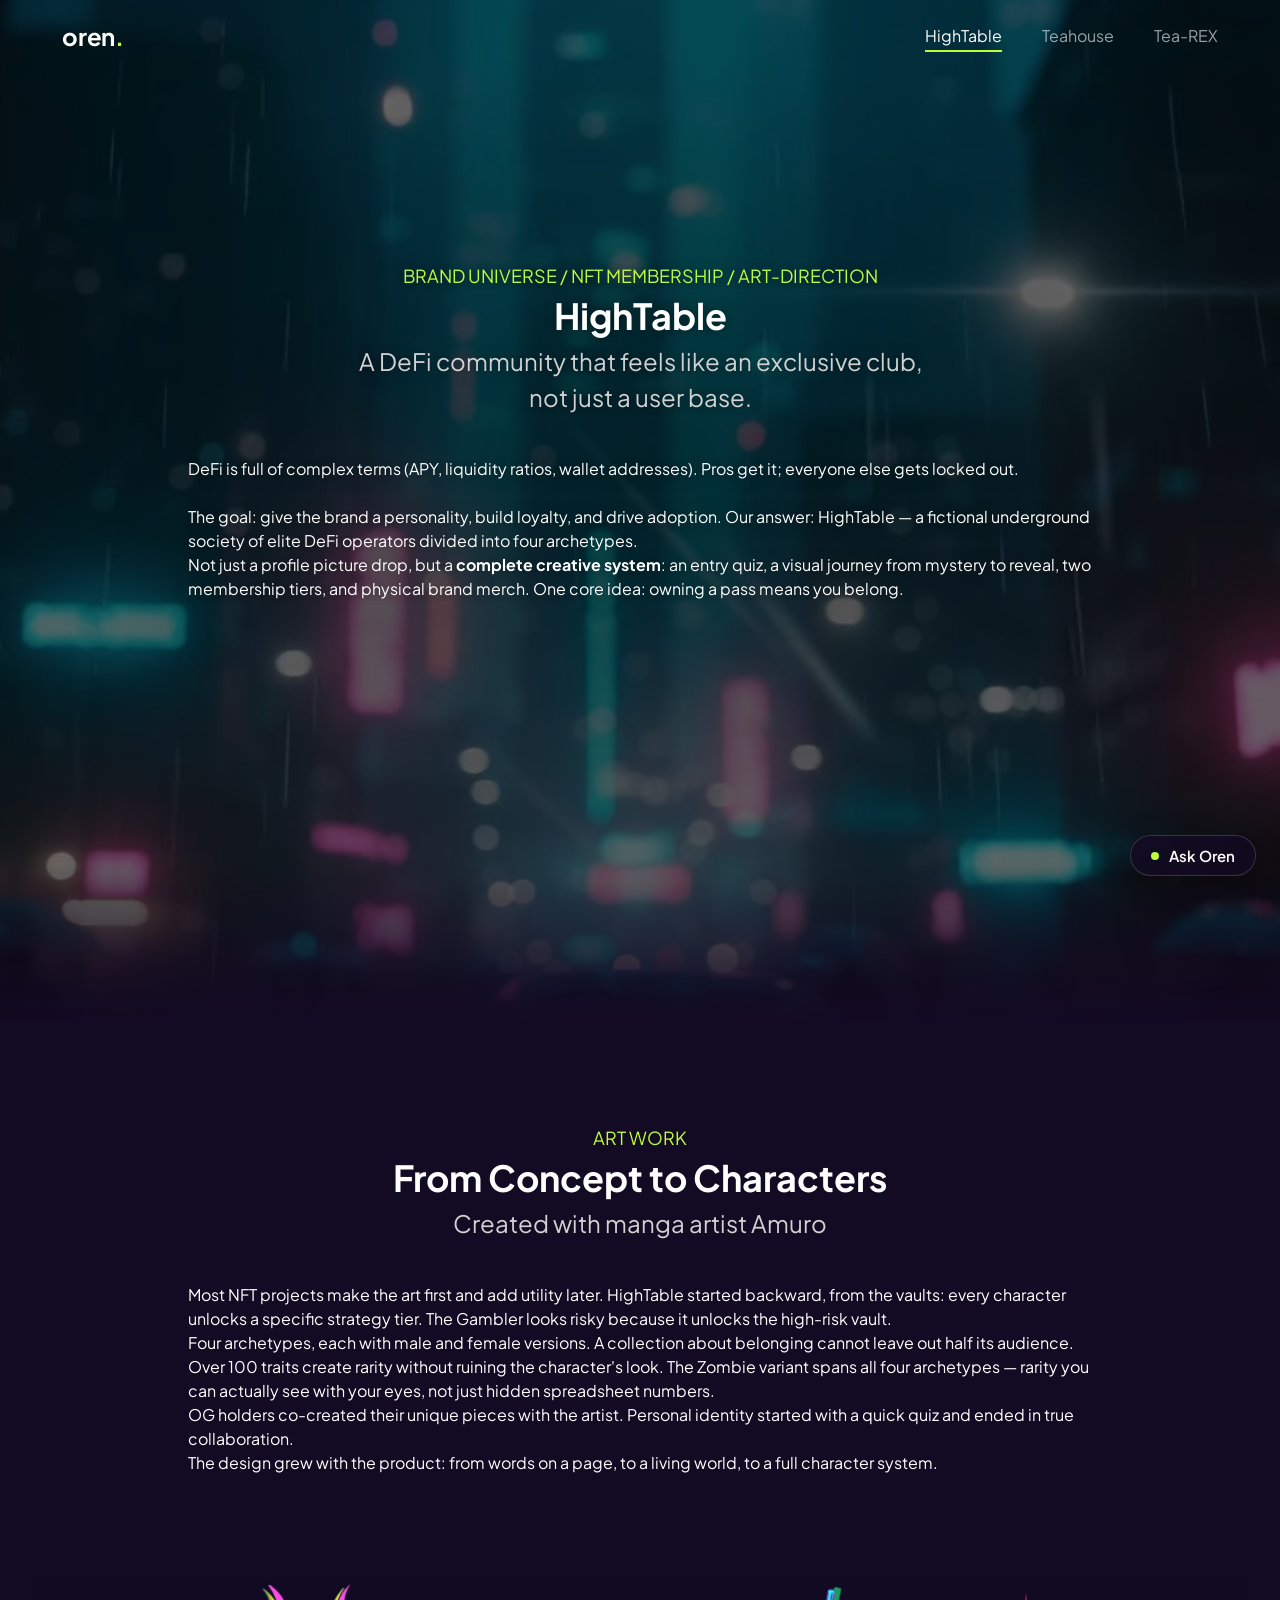
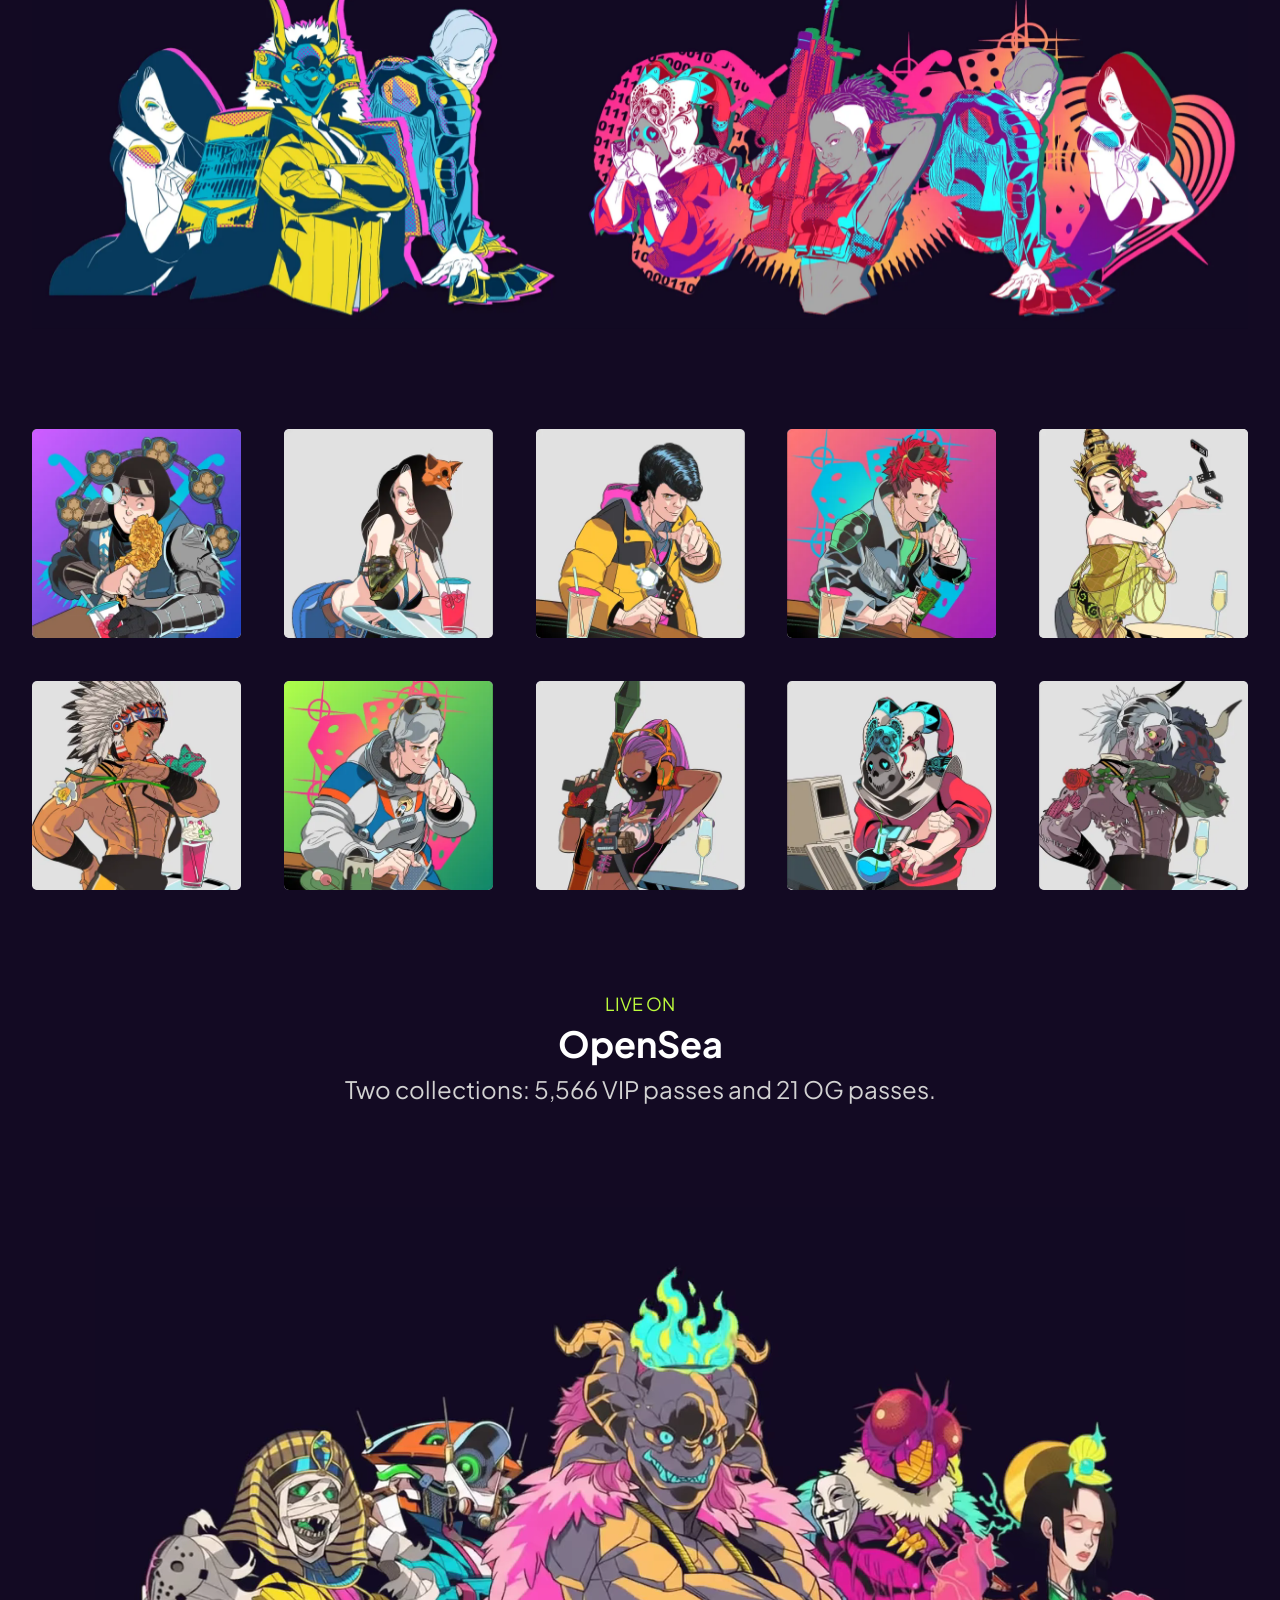
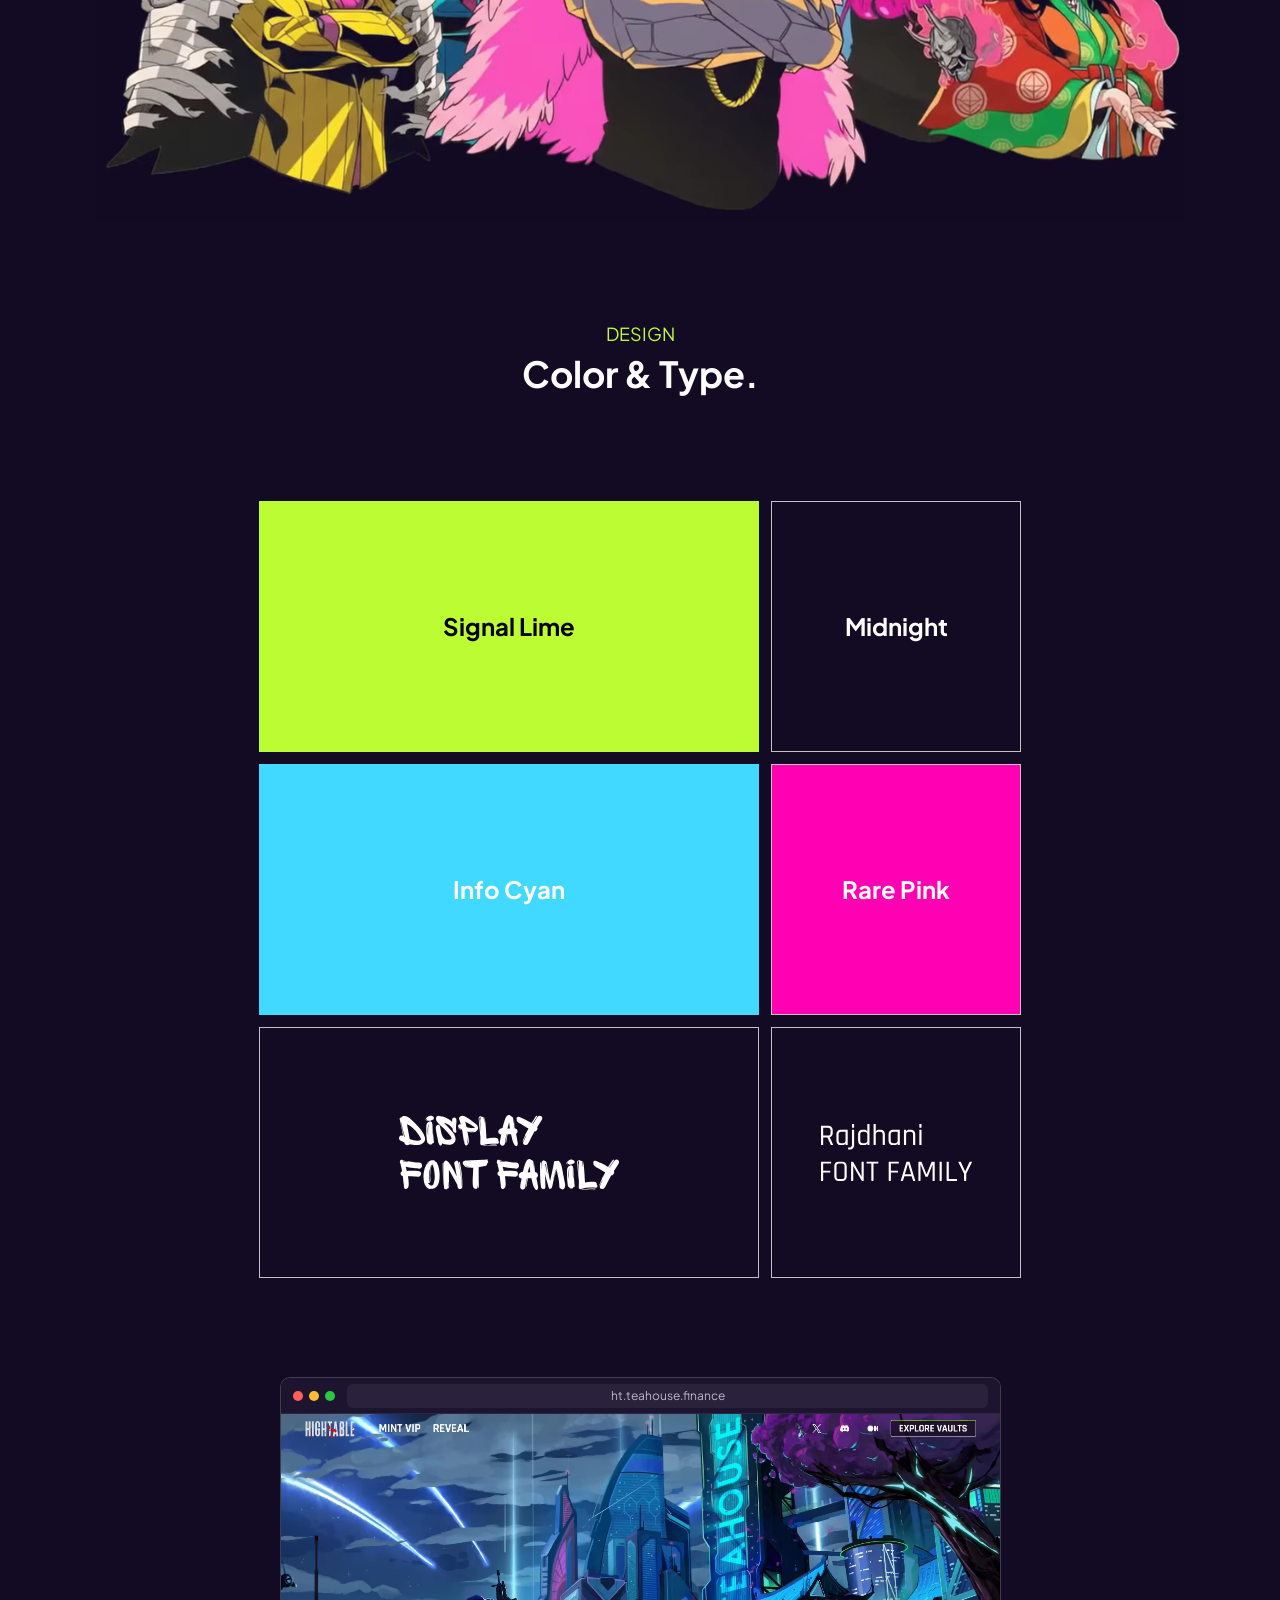
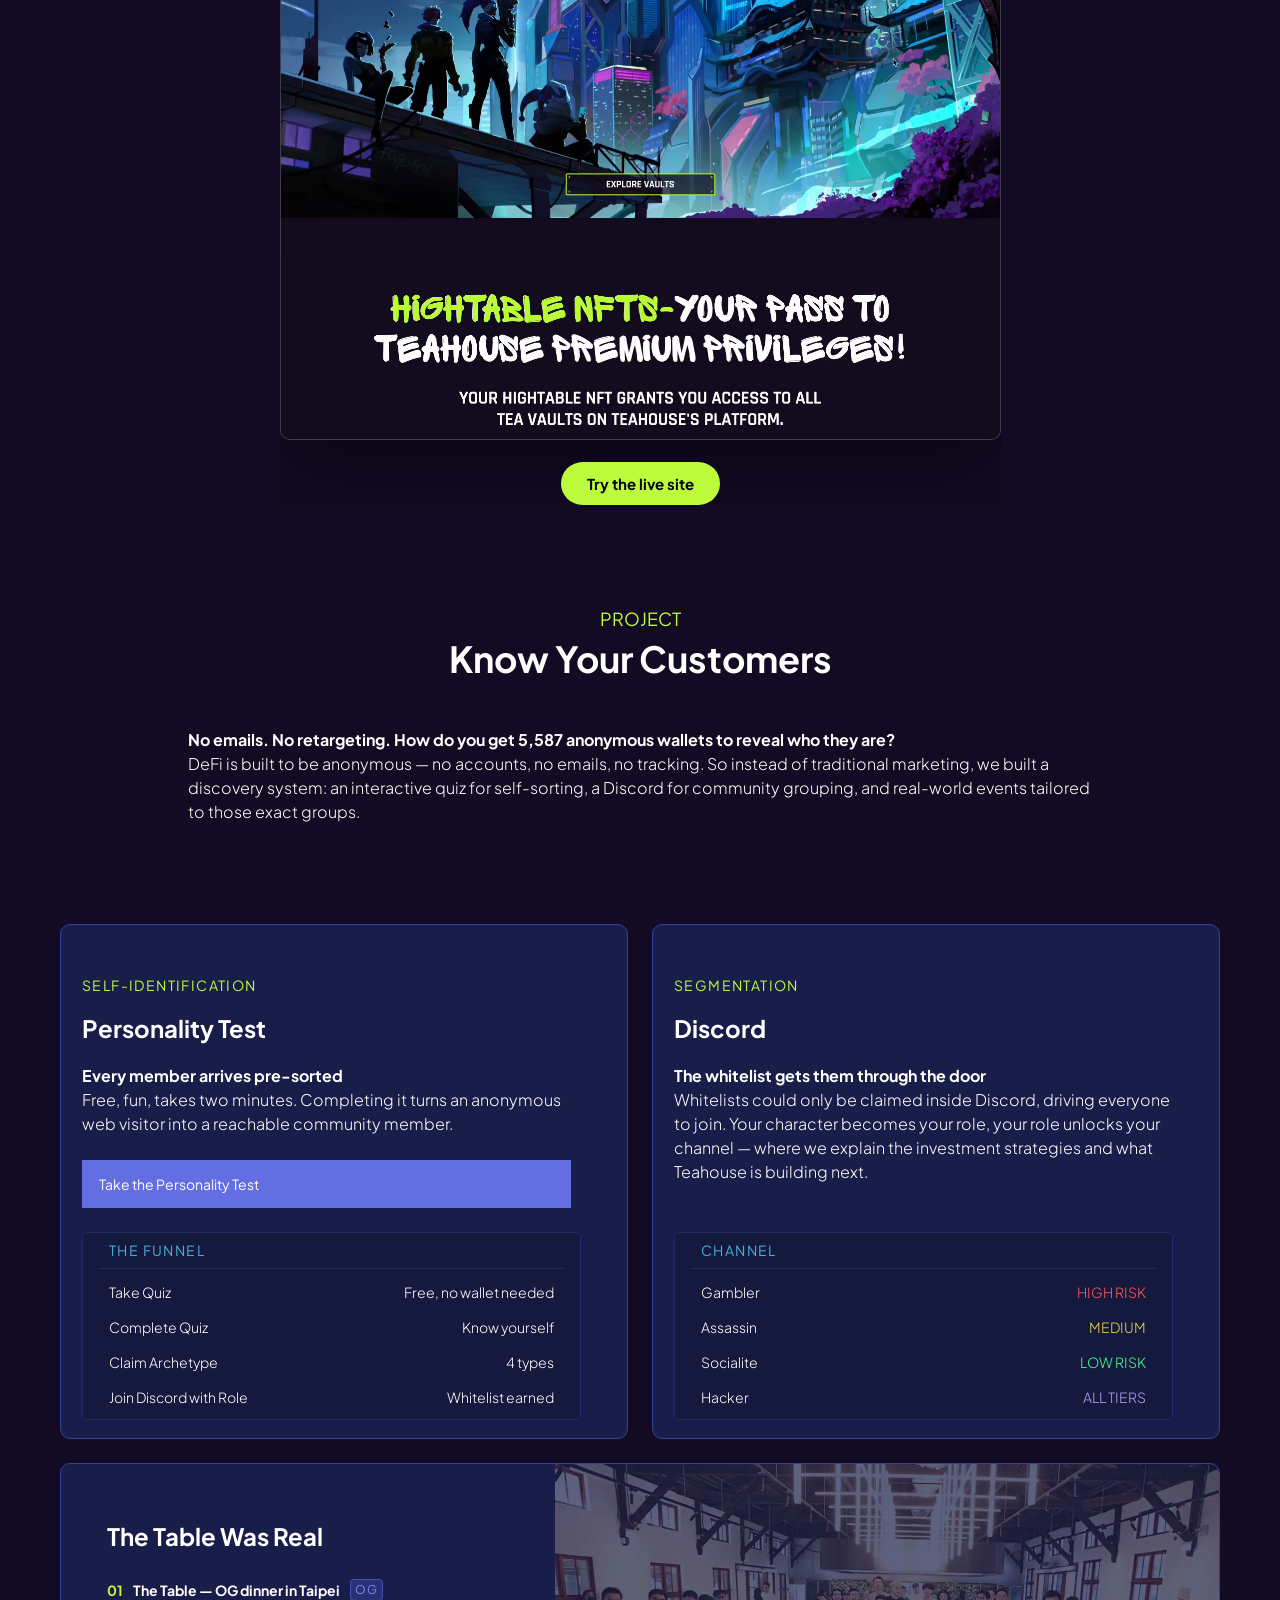
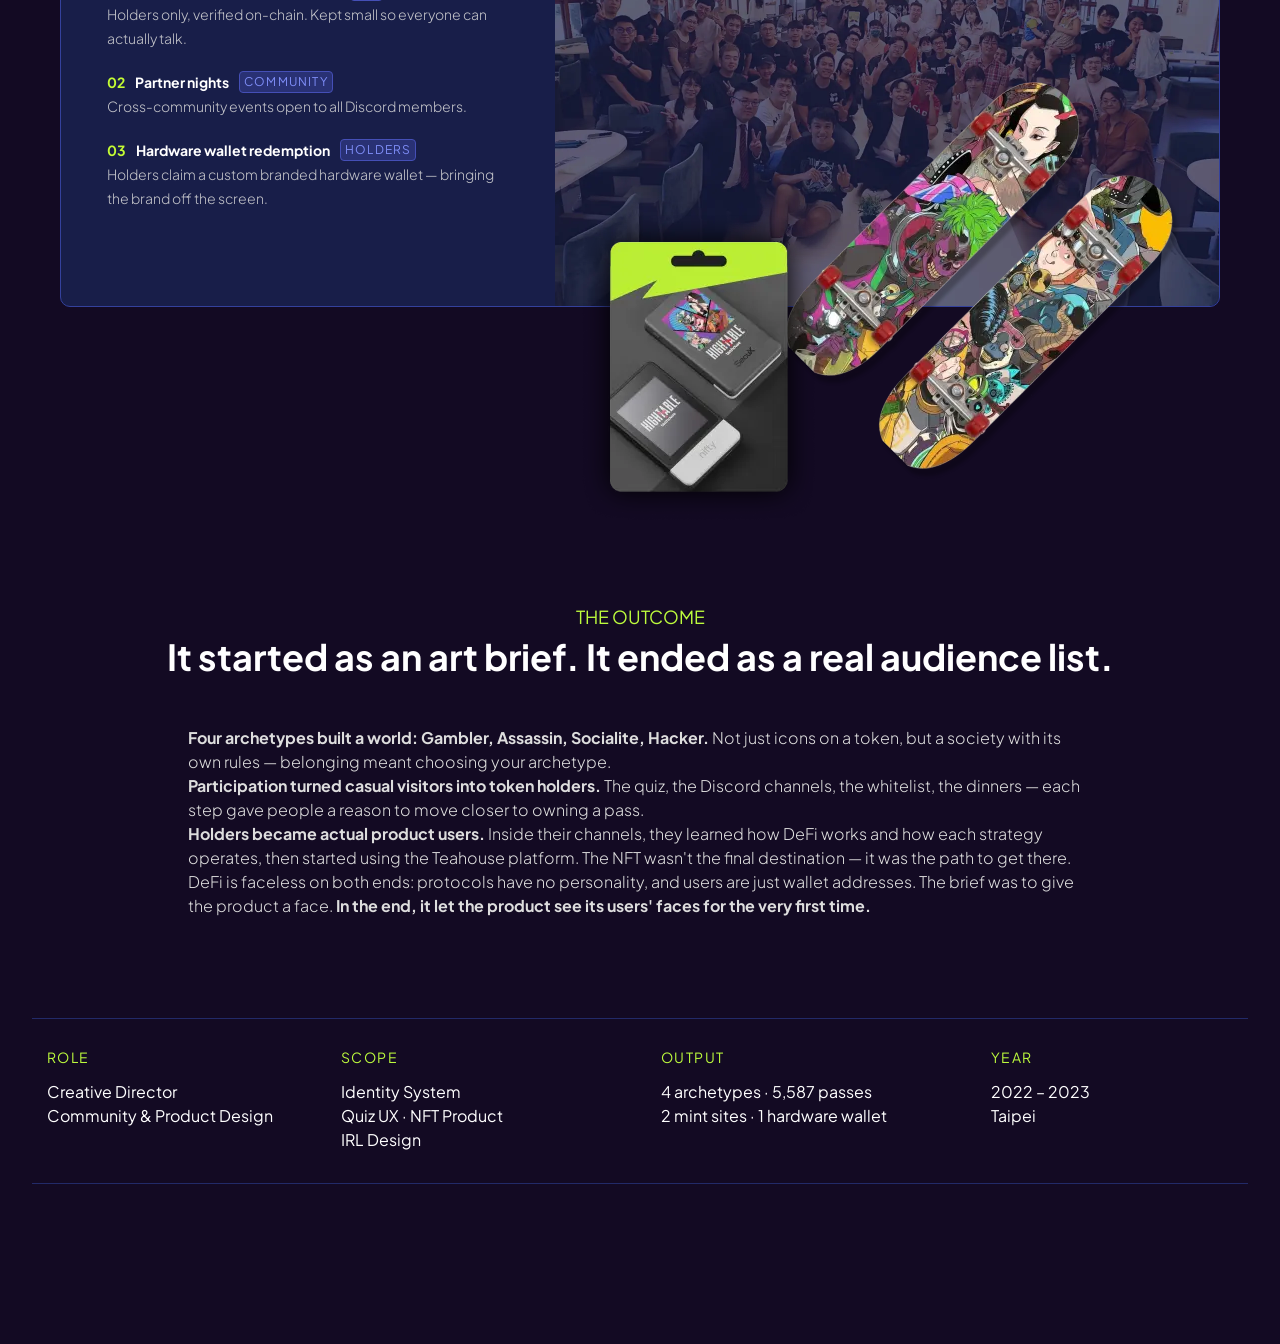
<file: index.html>
<!doctype html>
<html lang="en">
<head>
  <meta charset="utf-8">
  <meta name="viewport" content="width=device-width, initial-scale=1">
  <title>Oren — Portfolio</title>
  <meta name="description" content="Product design case studies: HighTable, Teahouse.Finance and Tea-REX.">
  <meta property="og:type" content="website">
  <meta property="og:site_name" content="Oren — Portfolio">
  <meta property="og:title" content="Oren — Portfolio">
  <meta property="og:description" content="Product design case studies: HighTable, Teahouse.Finance and Tea-REX.">
  <meta property="og:url" content="https://orensheep.github.io/teahouse/">
  <meta property="og:image" content="https://orensheep.github.io/teahouse/assets/og/index.jpg">
  <meta property="og:image:width" content="1200">
  <meta property="og:image:height" content="627">
  <meta property="og:image:alt" content="Oren — Portfolio — cover">
  <meta name="twitter:card" content="summary_large_image">
  <meta http-equiv="refresh" content="0; url=hightable.html">
  <script>location.replace("hightable.html")</script>
  <style>body{margin:0;background:#130a23}</style>
</head>
<body></body>
</html>
</file>
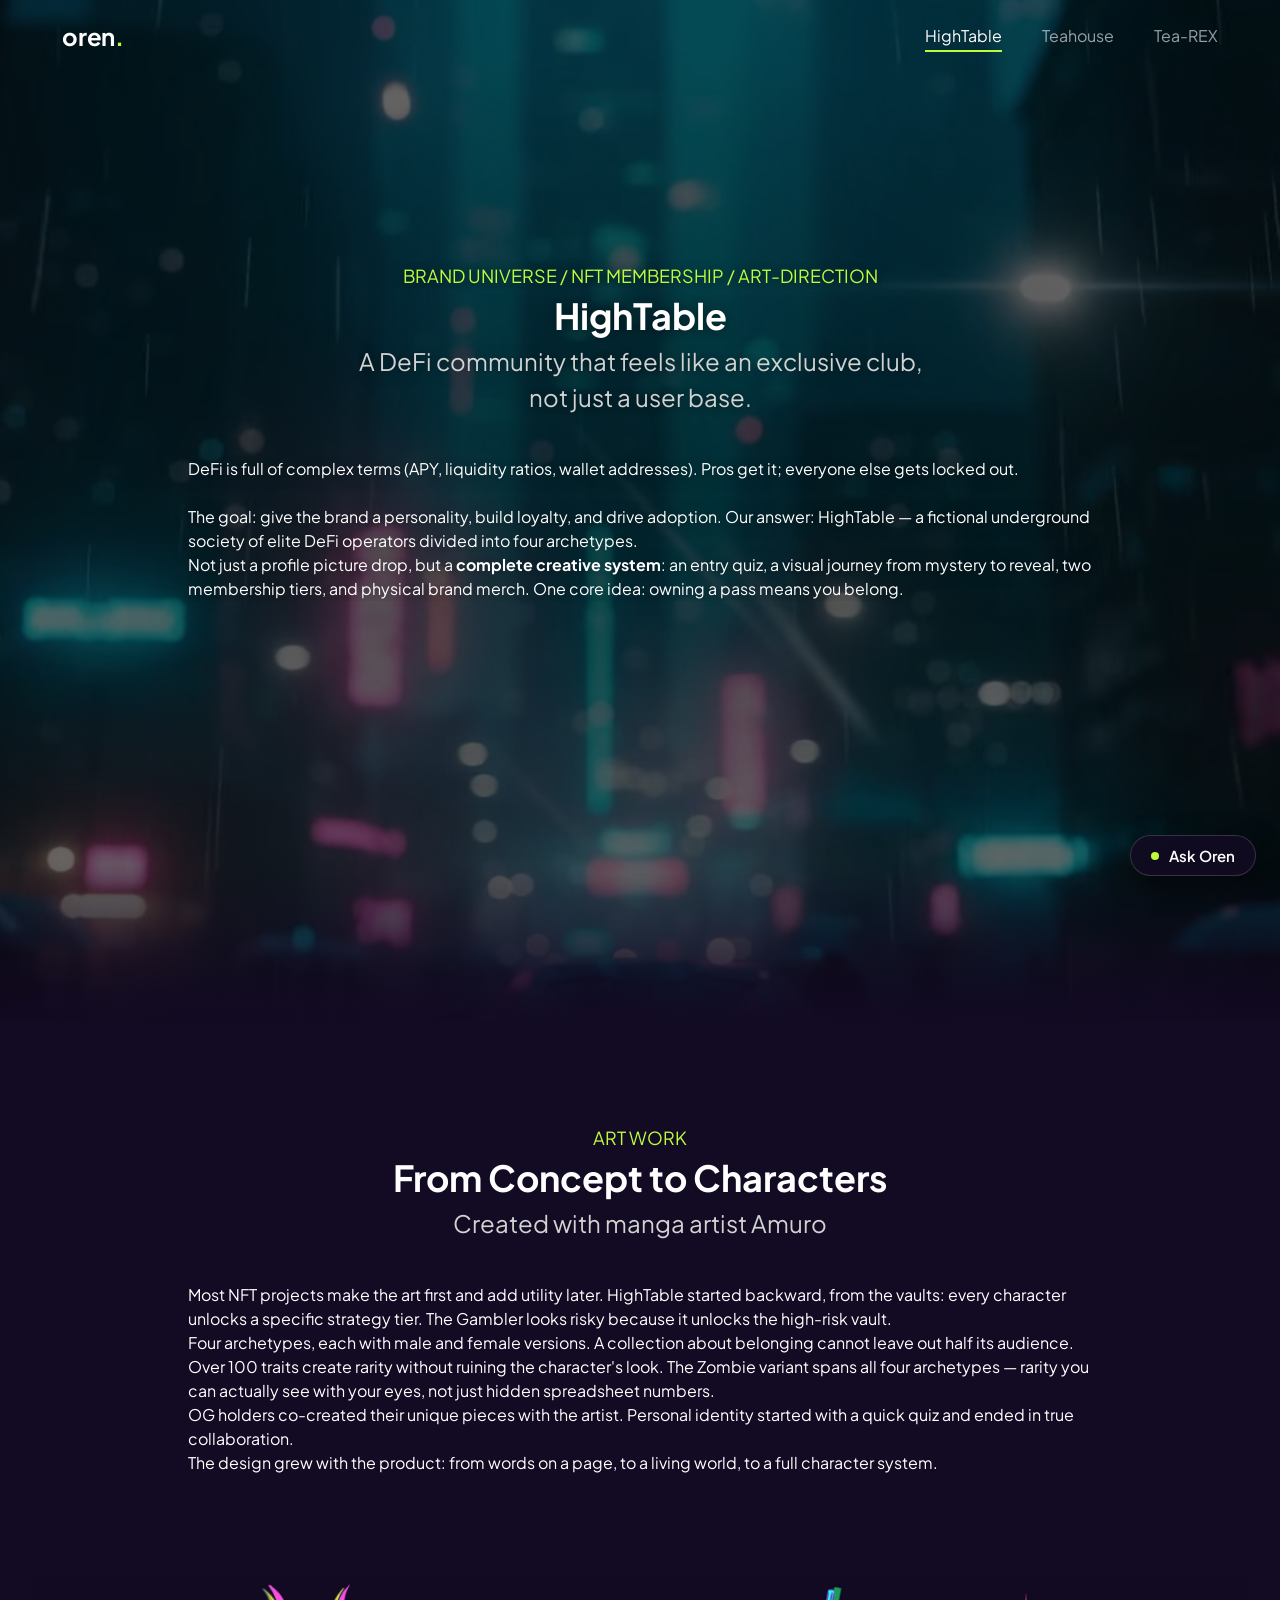
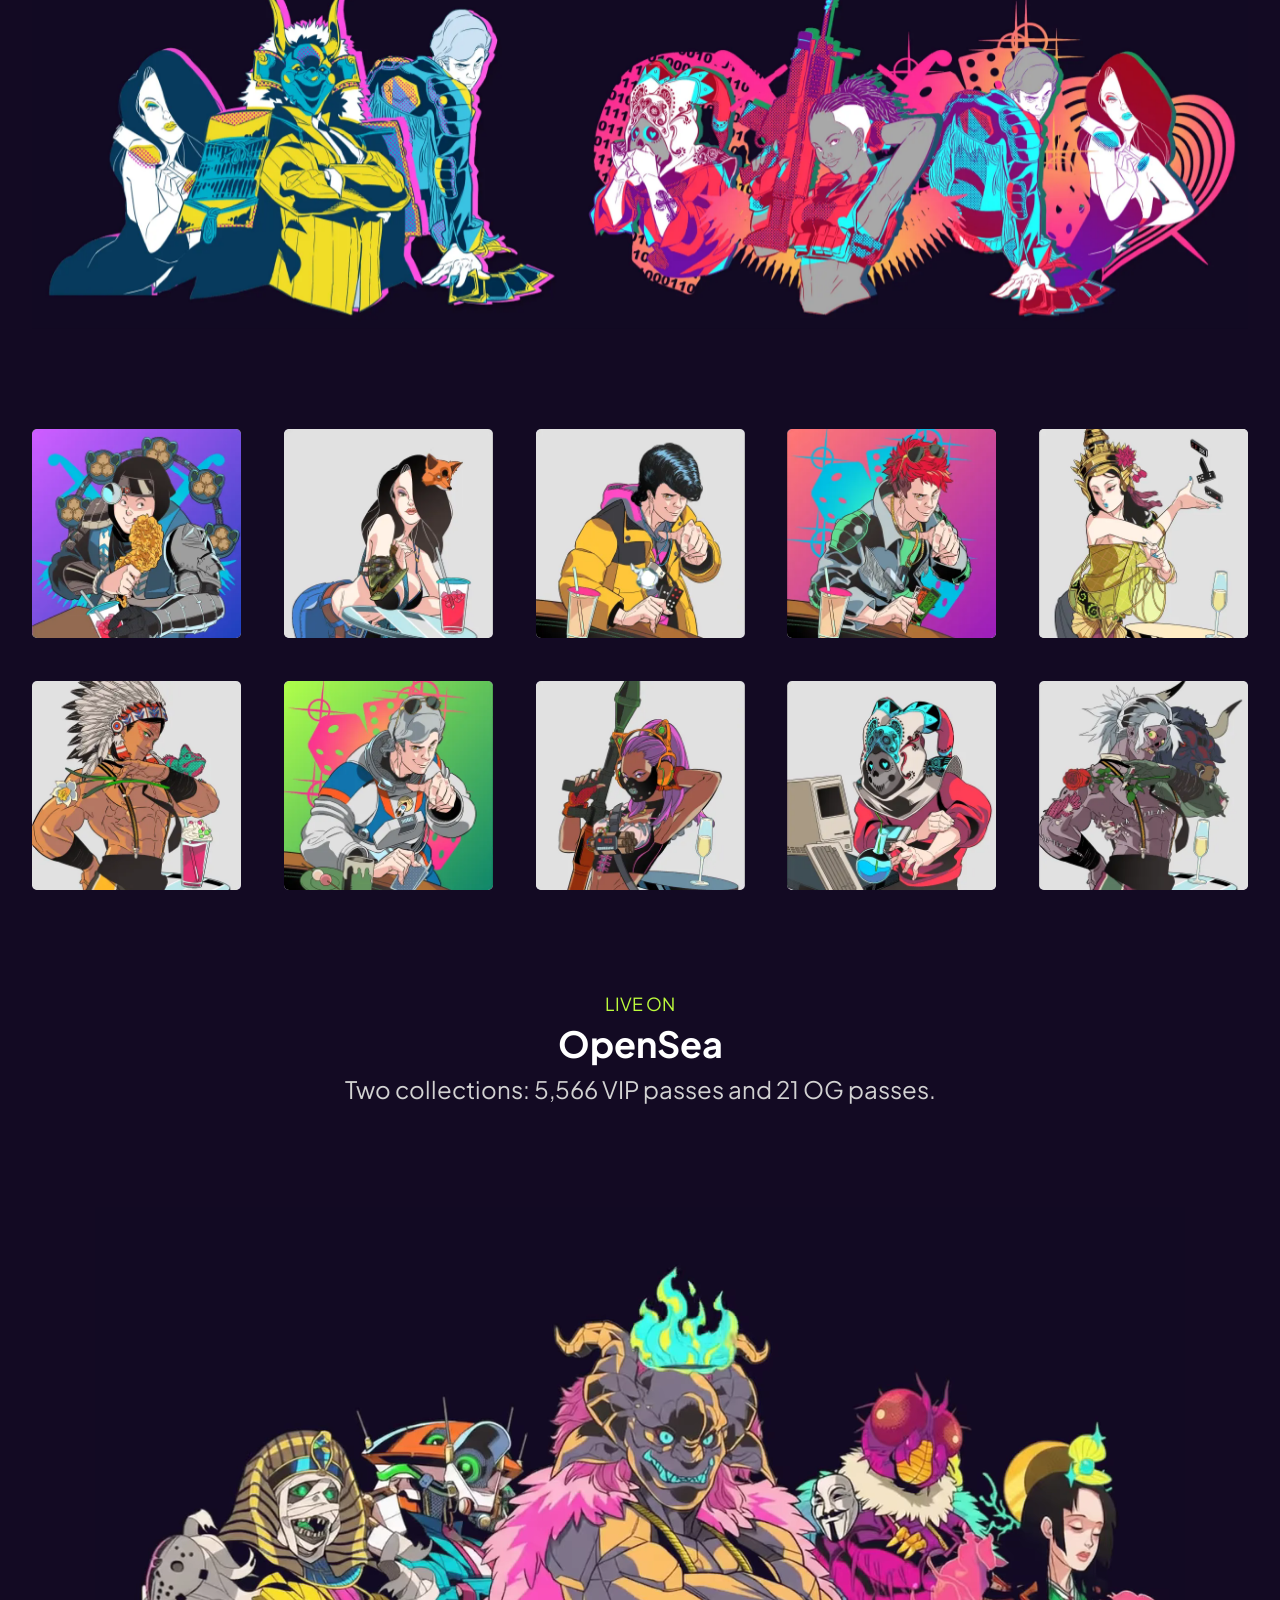
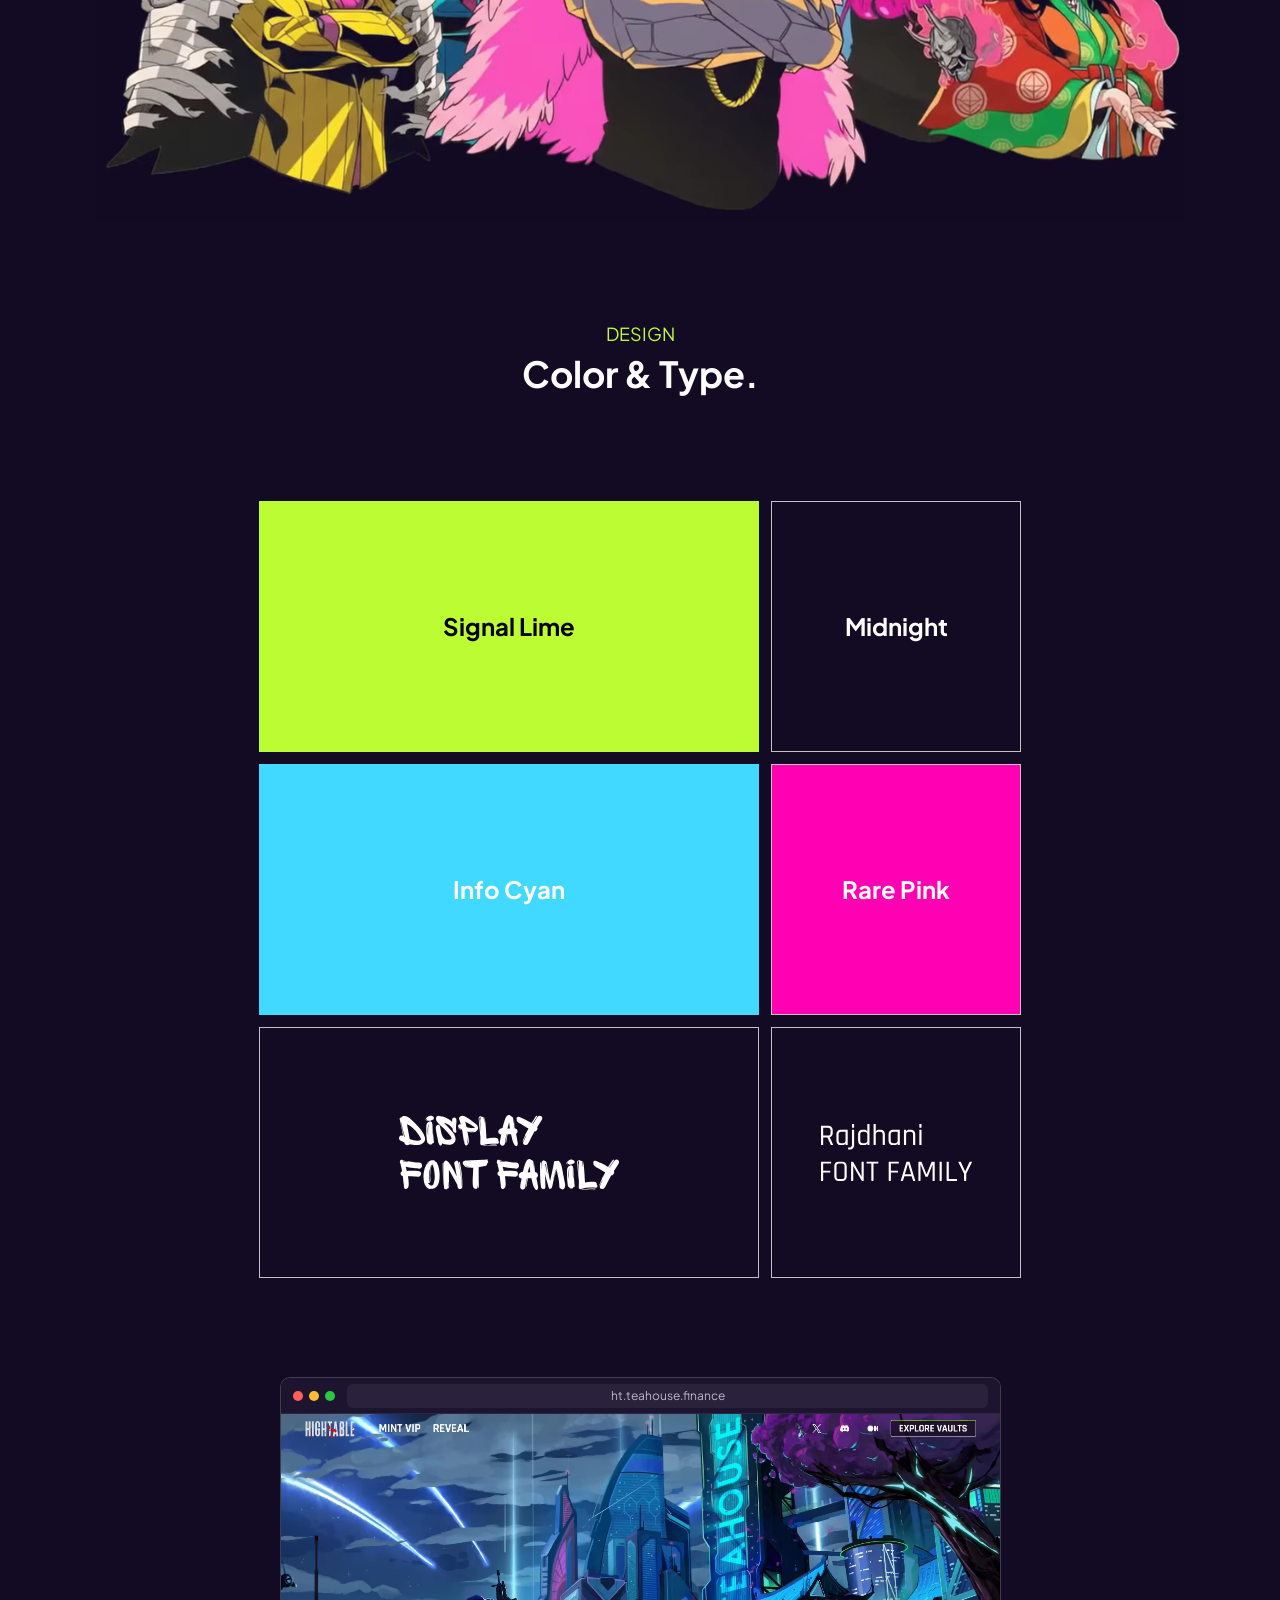
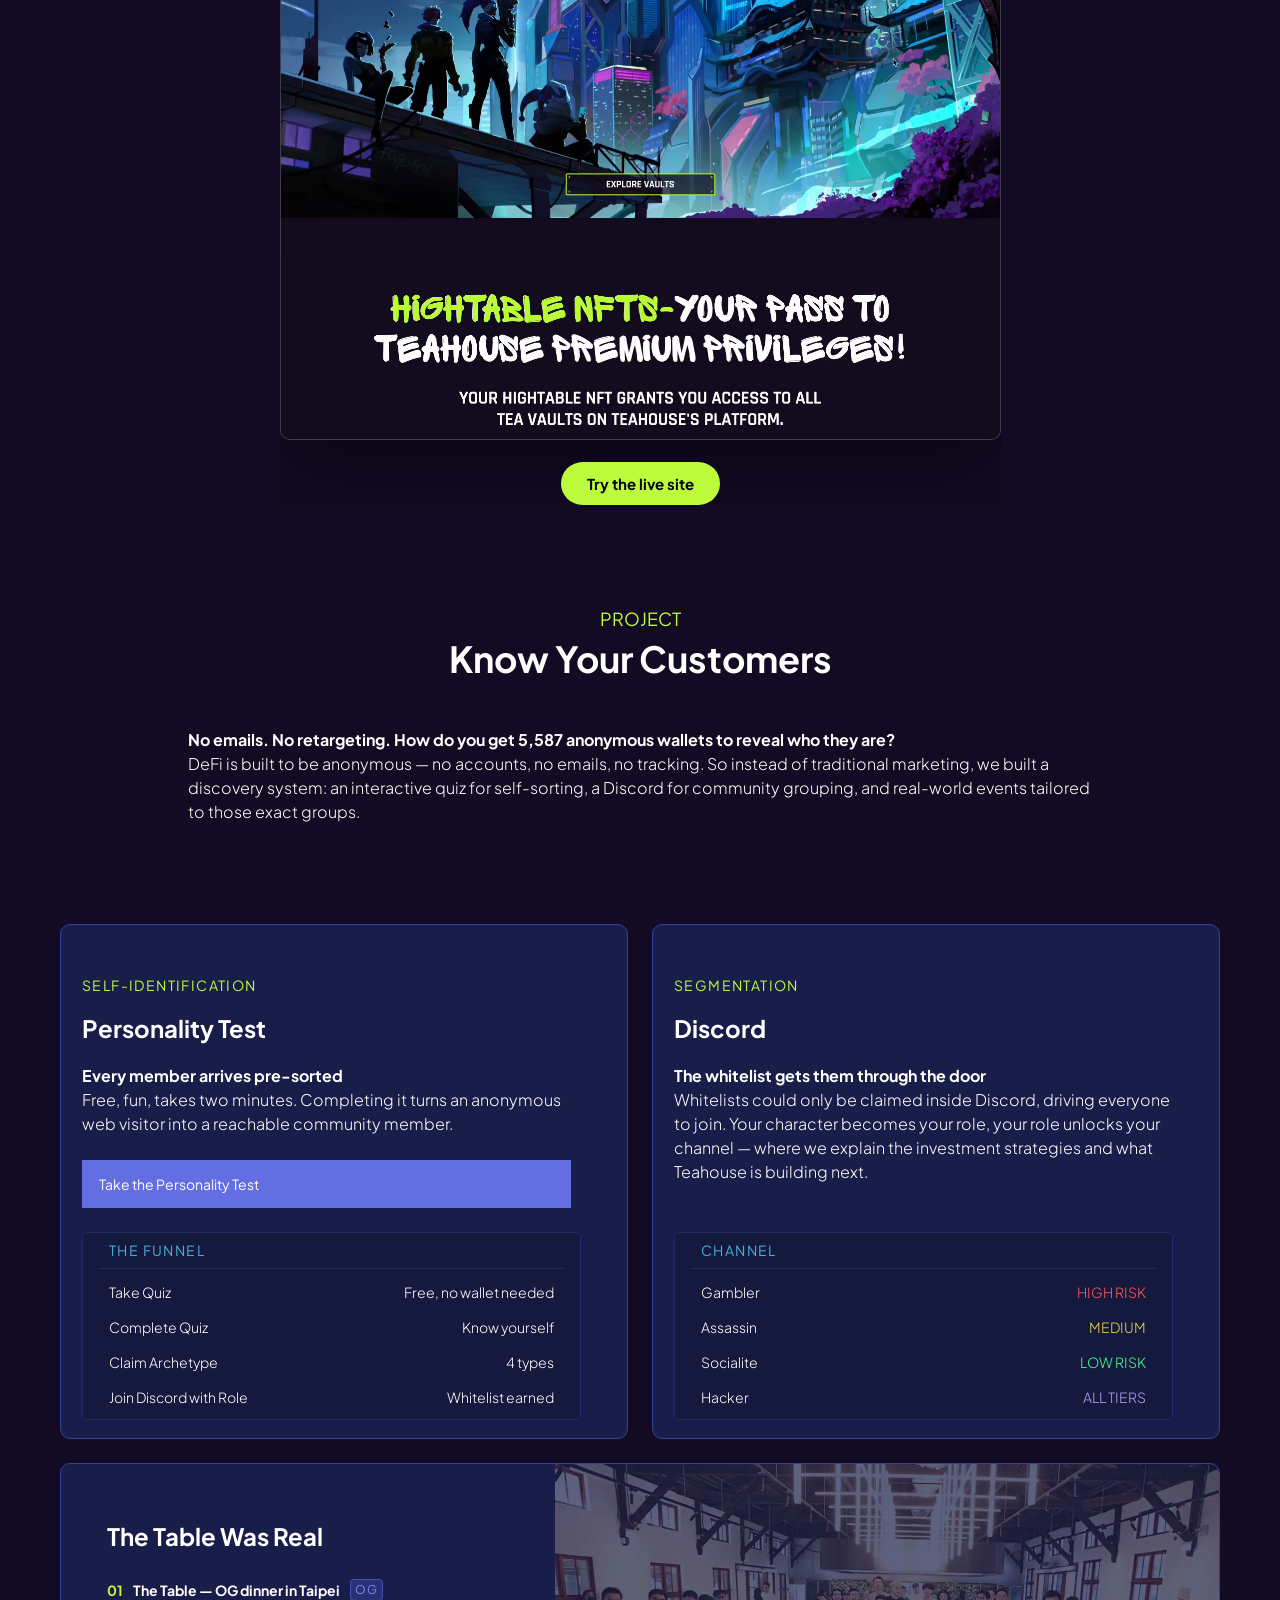
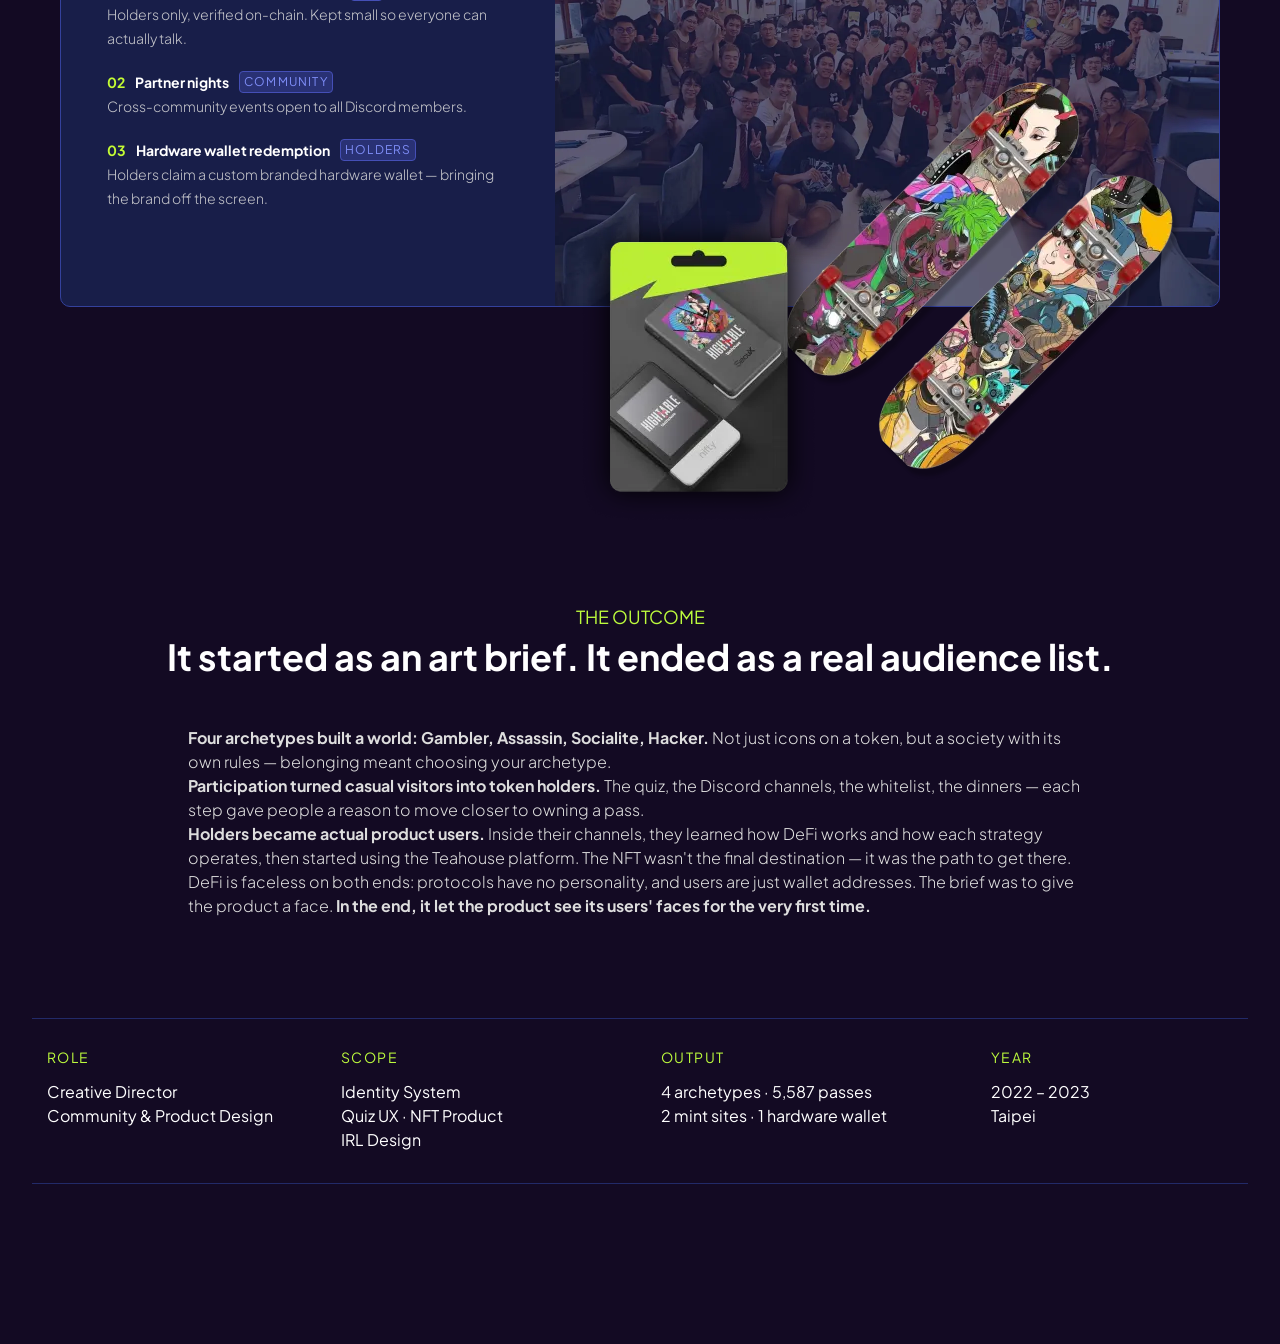
<file: hightable.html>
<!doctype html>
<html lang="en">
<head>
  <meta charset="utf-8">
  <meta name="viewport" content="width=device-width, initial-scale=1">
  <title>HighTable — Oren</title>
  <meta name="description" content="HighTable: brand universe, NFT membership and art direction for Teahouse Finance.">
  <meta property="og:type" content="website">
  <meta property="og:site_name" content="Oren — Portfolio">
  <meta property="og:title" content="HighTable — Oren">
  <meta property="og:description" content="HighTable: brand universe, NFT membership and art direction for Teahouse Finance.">
  <meta property="og:url" content="https://orensheep.github.io/teahouse/hightable.html">
  <meta property="og:image" content="https://orensheep.github.io/teahouse/assets/og/hightable.jpg">
  <meta property="og:image:width" content="1200">
  <meta property="og:image:height" content="627">
  <meta property="og:image:alt" content="HighTable — Oren — cover">
  <meta name="twitter:card" content="summary_large_image">
  <script>document.documentElement.classList.add("js")</script>
  <link rel="preload" href="fonts/plus-jakarta-sans-latin.woff2" as="font" type="font/woff2" crossorigin>
  <link rel="stylesheet" href="css/style.css">
</head>
<body class="theme-hightable">
  <div class="progress" aria-hidden="true"></div>
  <header class="nav">
    <div class="nav__inner">
      <a class="nav__brand" href="index.html">oren<span>.</span></a>
      <nav aria-label="Projects">
        <ul class="nav__links">
          <li><a href="hightable.html" aria-current="page">HighTable</a></li>
          <li><a href="teahouse.html">Teahouse</a></li>
          <li><a href="tearex.html">Tea-REX</a></li>
        </ul>
      </nav>
    </div>
  </header>

  <main class="page page--cover">
    <!-- Cover -->
    <section class="cover">
      <div class="cover__bg" data-parallax="-0.25">
        <video class="cover__video" autoplay muted loop playsinline preload="auto" poster="assets/hightable/cover-poster.webp" aria-hidden="true">
          <source src="assets/hightable/cover-960.mp4" type="video/mp4" media="(max-width: 767px)">
          <source src="assets/hightable/cover-960.webm" type="video/webm" media="(max-width: 767px)">
          <source src="assets/hightable/cover.mp4" type="video/mp4">
          <source src="assets/hightable/cover.webm" type="video/webm">
        </video>
      </div>
      <div class="section">
        <header class="sh sh--intro" data-stagger>
          <p class="sh__cat">BRAND UNIVERSE / NFT MEMBERSHIP / ART-DIRECTION</p>
          <h1 class="sh__title">HighTable</h1>
          <p class="sh__sub">A DeFi community that feels like an exclusive club,<br>not just a user base.</p>
        </header>
        <div class="prose" data-reveal style="--i:3">
          <p>DeFi is full of complex terms (APY, liquidity ratios, wallet addresses). Pros get it; everyone else gets locked out.</p>
          <p class="sp">The goal: give the brand a personality, build loyalty, and drive adoption. Our answer: HighTable — a fictional underground society of elite DeFi operators divided into four archetypes.</p>
          <p>Not just a profile picture drop, but a <strong>complete creative system</strong>: an entry quiz, a visual journey from mystery to reveal, two membership tiers, and physical brand merch. One core idea: owning a pass means you belong.</p>
        </div>
      </div>
    </section>

    <!-- Artwork -->
    <section class="section">
      <header class="sh" data-stagger>
        <p class="sh__cat">ART WORK</p>
        <h2 class="sh__title">From Concept to Characters</h2>
        <p class="sh__sub">Created with manga artist Amuro</p>
      </header>
      <div class="prose" data-reveal>
        <p>Most NFT projects make the art first and add utility later. HighTable started backward, from the vaults: every character unlocks a specific strategy tier. The Gambler looks risky because it unlocks the high-risk vault.</p>
        <p>Four archetypes, each with male and female versions. A collection about belonging cannot leave out half its audience.</p>
        <p>Over 100 traits create rarity without ruining the character's look. The Zombie variant spans all four archetypes — rarity you can actually see with your eyes, not just hidden spreadsheet numbers.</p>
        <p>OG holders co-created their unique pieces with the artist. Personal identity started with a quick quiz and ended in true collaboration.</p>
        <p>The design grew with the product: from words on a page, to a living world, to a full character system.</p>
      </div>
    </section>

    <div class="characters">
      <img class="only-desktop" src="assets/hightable/characters-left.webp" alt="Female versions of the Socialite, Gambler and OG archetypes" width="590" height="387" loading="lazy" data-reveal="left">
      <img src="assets/hightable/characters-right.webp" alt="Male versions of the Hacker, Assassin, Gambler and Socialite archetypes" width="741" height="387" loading="lazy" data-reveal="right">
    </div>

    <!-- Tiles swap to random pieces from the pool while in view; add more files to the list to widen the pool. -->
    <div class="thumbs" data-stagger="scale" data-nft-pool='["assets/hightable/nft/nft-01.webp", "assets/hightable/nft/nft-02.webp", "assets/hightable/nft/nft-03.webp", "assets/hightable/nft/nft-04.webp", "assets/hightable/nft/nft-05.webp", "assets/hightable/nft/nft-06.webp", "assets/hightable/nft/nft-07.webp", "assets/hightable/nft/nft-08.webp", "assets/hightable/nft/nft-09.webp", "assets/hightable/nft/nft-10.webp", "assets/hightable/nft/nft-11.webp", "assets/hightable/nft/nft-12.webp"]'>
      <div class="thumb"><img src="assets/hightable/nft/nft-01.webp" alt="HighTable character artwork" width="214" height="214" loading="lazy"></div>
      <div class="thumb"><img src="assets/hightable/nft/nft-02.webp" alt="HighTable character artwork" width="214" height="214" loading="lazy"></div>
      <div class="thumb"><img src="assets/hightable/nft/nft-03.webp" alt="HighTable character artwork" width="214" height="214" loading="lazy"></div>
      <div class="thumb"><img src="assets/hightable/nft/nft-04.webp" alt="HighTable character artwork" width="214" height="214" loading="lazy"></div>
      <div class="thumb"><img src="assets/hightable/nft/nft-05.webp" alt="HighTable character artwork" width="214" height="214" loading="lazy"></div>
      <div class="thumb"><img src="assets/hightable/nft/nft-06.webp" alt="HighTable character artwork" width="214" height="214" loading="lazy"></div>
      <div class="thumb"><img src="assets/hightable/nft/nft-07.webp" alt="HighTable character artwork" width="214" height="214" loading="lazy"></div>
      <div class="thumb"><img src="assets/hightable/nft/nft-08.webp" alt="HighTable character artwork" width="214" height="214" loading="lazy"></div>
      <div class="thumb"><img src="assets/hightable/nft/nft-09.webp" alt="HighTable character artwork" width="214" height="214" loading="lazy"></div>
      <div class="thumb"><img src="assets/hightable/nft/nft-10.webp" alt="HighTable character artwork" width="214" height="214" loading="lazy"></div>
    </div>

    <!-- OpenSea -->
    <section class="section">
      <header class="sh" data-stagger>
        <p class="sh__cat">LIVE ON</p>
        <h2 class="sh__title">OpenSea</h2>
        <p class="sh__sub">Two collections: 5,566 VIP passes and 21 OG passes.</p>
      </header>
    </section>

    <div class="block block--opensea" style="--w:1090px" data-reveal="wipe">
      <video class="once-video" muted playsinline preload="metadata" poster="assets/hightable/opensea-poster.webp" width="1280" height="720" aria-label="The OG collection — mummy, robot, demon, kappa and geisha — coming to life">
        <source src="assets/hightable/opensea-640.mp4" type="video/mp4" media="(max-width: 767px)">
        <source src="assets/hightable/opensea-640.webm" type="video/webm" media="(max-width: 767px)">
        <source src="assets/hightable/opensea.mp4" type="video/mp4">
        <source src="assets/hightable/opensea.webm" type="video/webm">
      </video>
    </div>

    <!-- Design -->
    <section class="section">
      <header class="sh" data-stagger>
        <p class="sh__cat">DESIGN</p>
        <h2 class="sh__title">Color &amp; Type.</h2>
      </header>
    </section>

    <div class="palette" data-stagger="zoom">
      <div class="swatch" style="background:#bbfc32;color:#000">Signal Lime</div>
      <div class="swatch swatch--outline" style="background:#130a23">Midnight</div>
      <div class="swatch" style="background:#41d9ff">Info Cyan</div>
      <div class="swatch swatch--outline" style="background:#ff00b3">Rare Pink</div>
      <div class="swatch swatch--outline" style="background:#130a23"><img src="assets/hightable/font-display.svg" alt="Display font family" width="220" height="75"></div>
      <div class="swatch swatch--outline" style="background:#130a23"><img src="assets/hightable/font-rajdhani.svg" alt="Rajdhani font family" width="151" height="57"></div>
    </div>

    <div class="capture" data-reveal="scale">
      <div class="browser" data-live-embed="https://ht.teahouse.finance/" style="--ratio: 1440 / 1252">
        <div class="browser__bar">
          <span class="browser__dots" aria-hidden="true"><i></i><i></i><i></i></span>
          <a class="browser__url" href="https://ht.teahouse.finance/" target="_blank" rel="noopener">ht.teahouse.finance</a>
        </div>
        <div class="browser__view">
          <video class="loop-video" autoplay muted loop playsinline preload="metadata" poster="assets/hightable/site-poster.webp" width="1440" height="1252" aria-label="The HighTable mint site">
            <source src="assets/hightable/site-720.mp4" type="video/mp4" media="(max-width: 767px)">
            <source src="assets/hightable/site-720.webm" type="video/webm" media="(max-width: 767px)">
            <source src="assets/hightable/site.mp4" type="video/mp4">
            <source src="assets/hightable/site.webm" type="video/webm">
          </video>
        </div>
      </div>
      <button class="live-toggle" type="button" aria-pressed="false">Try the live site</button>
    </div>

    <!-- Project -->
    <section class="section">
      <header class="sh" data-stagger>
        <p class="sh__cat">PROJECT</p>
        <h2 class="sh__title">Know Your Customers</h2>
      </header>
      <div class="prose" data-reveal>
        <p><strong>No emails. No retargeting. How do you get 5,587 anonymous wallets to reveal who they are?</strong></p>
        <p class="light">DeFi is built to be anonymous — no accounts, no emails, no tracking. So instead of traditional marketing, we built a discovery system: an interactive quiz for self-sorting, a Discord for community grouping, and real-world events tailored to those exact groups.</p>
      </div>
    </section>

    <div class="expansion">
      <div class="expansion__cards" data-stagger>
        <article class="ht-card">
          <p class="ht-card__cat">SELF-IDENTIFICATION</p>
          <h3 class="ht-card__title">Personality Test</h3>
          <p class="ht-card__body"><strong>Every member arrives pre-sorted</strong>Free, fun, takes two minutes. Completing it turns an anonymous web visitor into a reachable community member.</p>
          <a class="ht-button only-desktop" href="quiz.html" data-quiz-open>Take the Personality Test</a>
          <div class="ht-list">
            <p class="ht-list__label">THE FUNNEL</p>
            <div class="ht-list__rule"></div>
            <ul>
              <li><span>Take Quiz</span><span>Free, no wallet needed</span></li>
              <li><span>Complete Quiz</span><span>Know yourself</span></li>
              <li><span>Claim Archetype</span><span>4 types</span></li>
              <li><span>Join Discord with Role</span><span>Whitelist earned</span></li>
            </ul>
          </div>
        </article>
        <article class="ht-card">
          <p class="ht-card__cat">SEGMENTATION</p>
          <h3 class="ht-card__title">Discord</h3>
          <p class="ht-card__body"><strong>The whitelist gets them through the door</strong>Whitelists could only be claimed inside Discord, driving everyone to join. Your character becomes your role, your role unlocks your channel — where we explain the investment strategies and what Teahouse is building next.</p>
          <div class="ht-list">
            <p class="ht-list__label">CHANNEL</p>
            <div class="ht-list__rule"></div>
            <ul>
              <li><span>Gambler</span><span class="tier--high">HIGH RISK</span></li>
              <li><span>Assassin</span><span class="tier--mid">MEDIUM</span></li>
              <li><span>Socialite</span><span class="tier--low">LOW RISK</span></li>
              <li><span>Hacker</span><span class="tier--all">ALL TIERS</span></li>
            </ul>
          </div>
        </article>
      </div>

      <div class="ht-quiz only-tablet" data-reveal>
        <a class="ht-button" href="quiz.html" data-quiz-open>Take the Personality Test</a>
      </div>

      <div class="table-real">
        <div class="table-real__panel" data-reveal>
          <div class="table-real__text" data-stagger>
            <h3 class="table-real__title">The Table Was Real</h3>
            <div class="event">
              <div class="event__head"><span class="event__num">01</span><span>The Table — OG dinner in Taipei</span><span class="event__tag">OG</span></div>
              <p class="event__desc">Holders only, verified on-chain. Kept small so everyone can actually talk.</p>
            </div>
            <div class="event">
              <div class="event__head"><span class="event__num">02</span><span>Partner nights</span><span class="event__tag">COMMUNITY</span></div>
              <p class="event__desc">Cross-community events open to all Discord members.</p>
            </div>
            <div class="event">
              <div class="event__head"><span class="event__num">03</span><span>Hardware wallet redemption</span><span class="event__tag">HOLDERS</span></div>
              <p class="event__desc">Holders claim a custom branded hardware wallet — bringing the brand off the screen.</p>
            </div>
          </div>
          <div class="table-real__photo"><img src="assets/hightable/event-photo.webp" alt="HighTable community event in Taipei" width="664" height="442" loading="lazy"></div>
        </div>
        <img class="table-real__boards hide-mobile" src="assets/hightable/skateboards.webp" alt="HighTable skateboard decks" width="450" height="453" loading="lazy" data-reveal="right" style="--i:3">
        <img class="table-real__wallet hide-mobile" src="assets/hightable/wallet-card.webp" alt="HighTable hardware wallet packaging" width="238" height="310" loading="lazy" data-reveal="scale" style="--i:5">
      </div>
      <img class="only-mobile merch" src="assets/hightable/merch-mobile.webp" alt="HighTable hardware wallet packaging and skateboard decks" width="365" height="296" loading="lazy" data-reveal="scale">
    </div>

    <!-- About -->
    <section class="section">
      <header class="sh" data-stagger>
        <p class="sh__cat">THE OUTCOME</p>
        <h2 class="sh__title">It started as an art brief. It ended as a real audience list.</h2>
      </header>
      <div class="prose prose--soft" data-reveal>
        <p><strong>Four archetypes built a world: Gambler, Assassin, Socialite, Hacker.</strong><span class="light"> Not just icons on a token, but a society with its own rules — belonging meant choosing your archetype.</span></p>
        <p><strong>Participation turned casual visitors into token holders.</strong><span class="light"> The quiz, the Discord channels, the whitelist, the dinners — each step gave people a reason to move closer to owning a pass.</span></p>
        <p><strong>Holders became actual product users.</strong><span class="light"> Inside their channels, they learned how DeFi works and how each strategy operates, then started using the Teahouse platform. The NFT wasn't the final destination — it was the path to get there.</span></p>
        <p><span class="light">DeFi is faceless on both ends: protocols have no personality, and users are just wallet addresses. The brief was to give the product a face. </span><strong>In the end, it let the product see its users' faces for the very first time.</strong></p>
      </div>
    </section>

    <footer class="details">
      <div class="details__rule" data-reveal="rule"></div>
      <div class="details__row" data-stagger>
        <div><p class="details__label">ROLE</p><p class="details__value">Creative Director<br>Community &amp; Product Design</p></div>
        <div><p class="details__label">SCOPE</p><p class="details__value">Identity System<br>Quiz UX · NFT Product<br>IRL Design</p></div>
        <div><p class="details__label">OUTPUT</p><p class="details__value">4 archetypes · 5,587 passes<br>2 mint sites · 1 hardware wallet</p></div>
        <div><p class="details__label">YEAR</p><p class="details__value">2022 – 2023<br>Taipei</p></div>
      </div>
      <div class="details__rule" data-reveal="rule"></div>
    </footer>
  </main>

  <dialog class="quiz-modal" aria-label="HighTable personality test">
    <button class="quiz-modal__close" type="button" aria-label="Close the personality test">&times;</button>
    <iframe class="quiz-modal__frame" title="What kind of HighTable member are you?"></iframe>
  </dialog>

  <script src="js/main.js" defer></script>
  <script src="js/ask-data.js" defer></script>
  <script src="js/ask.js" defer></script>
</body>
</html>
</file>
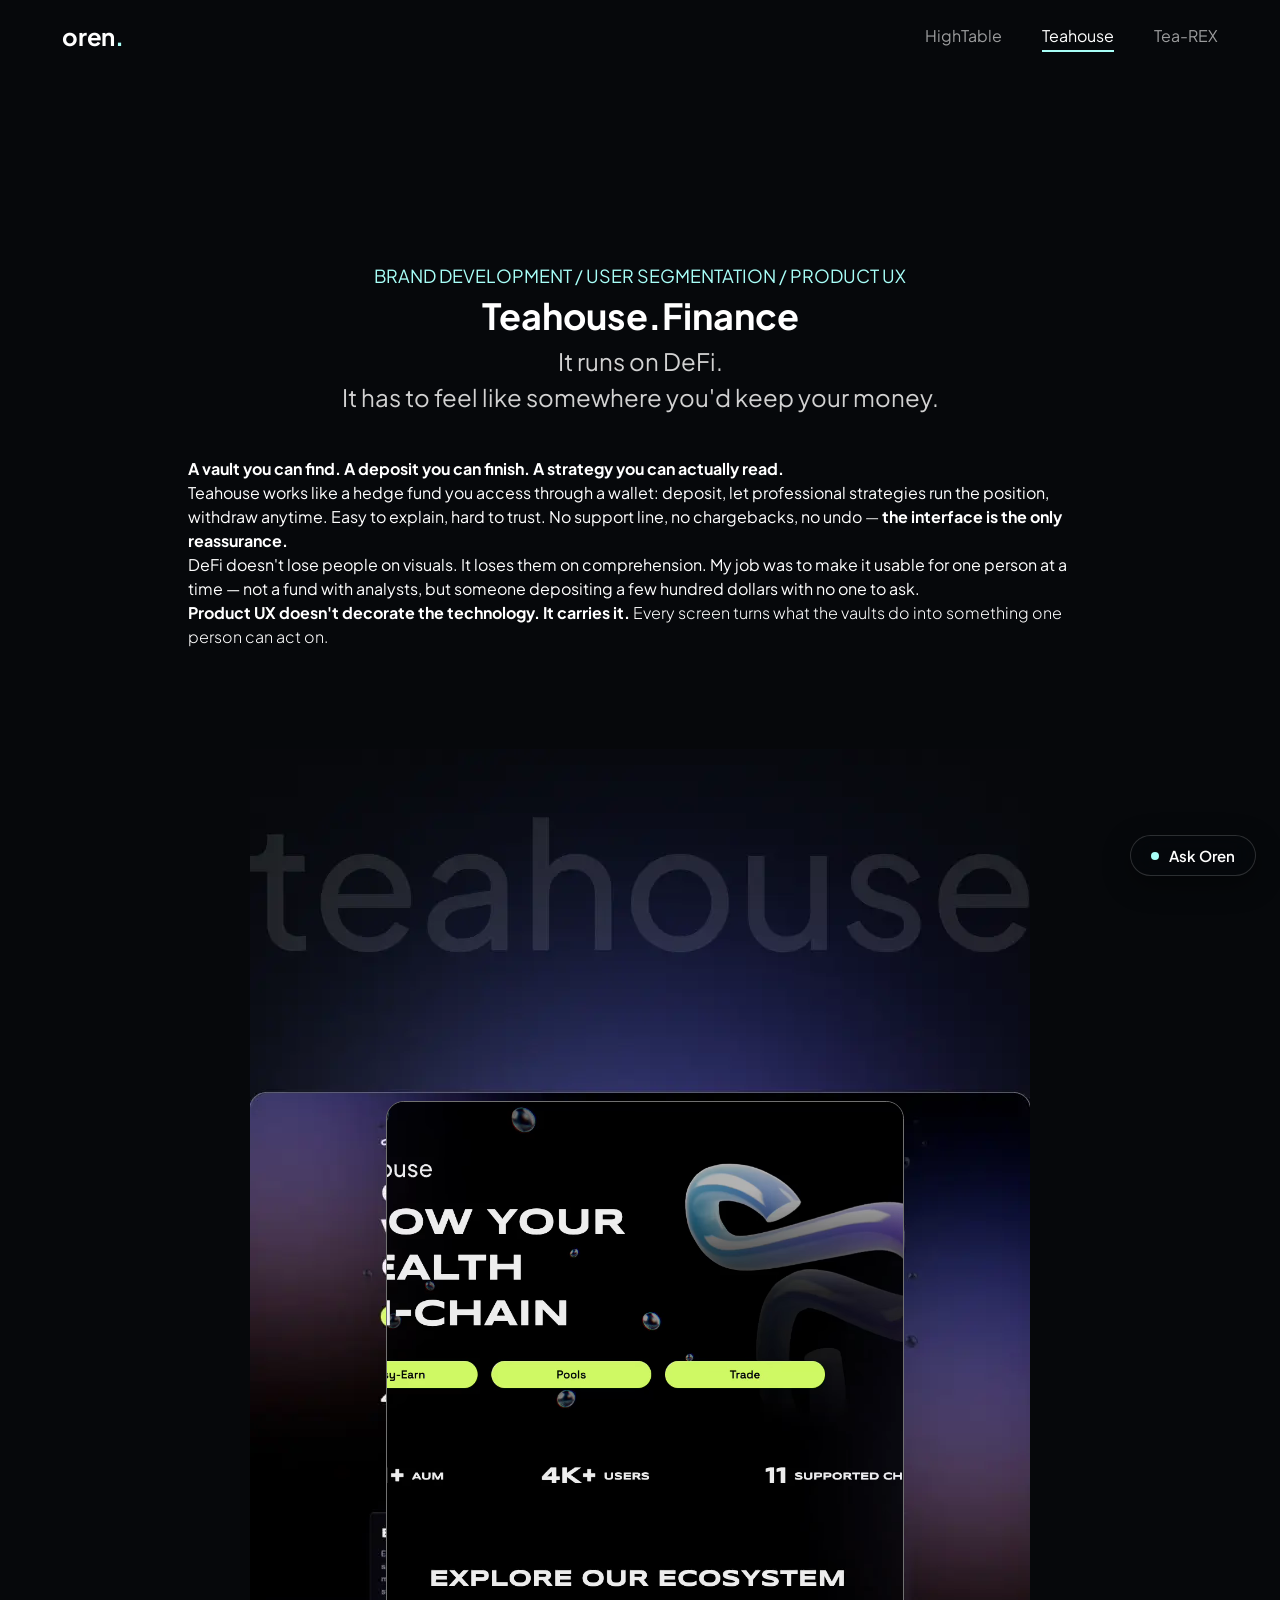
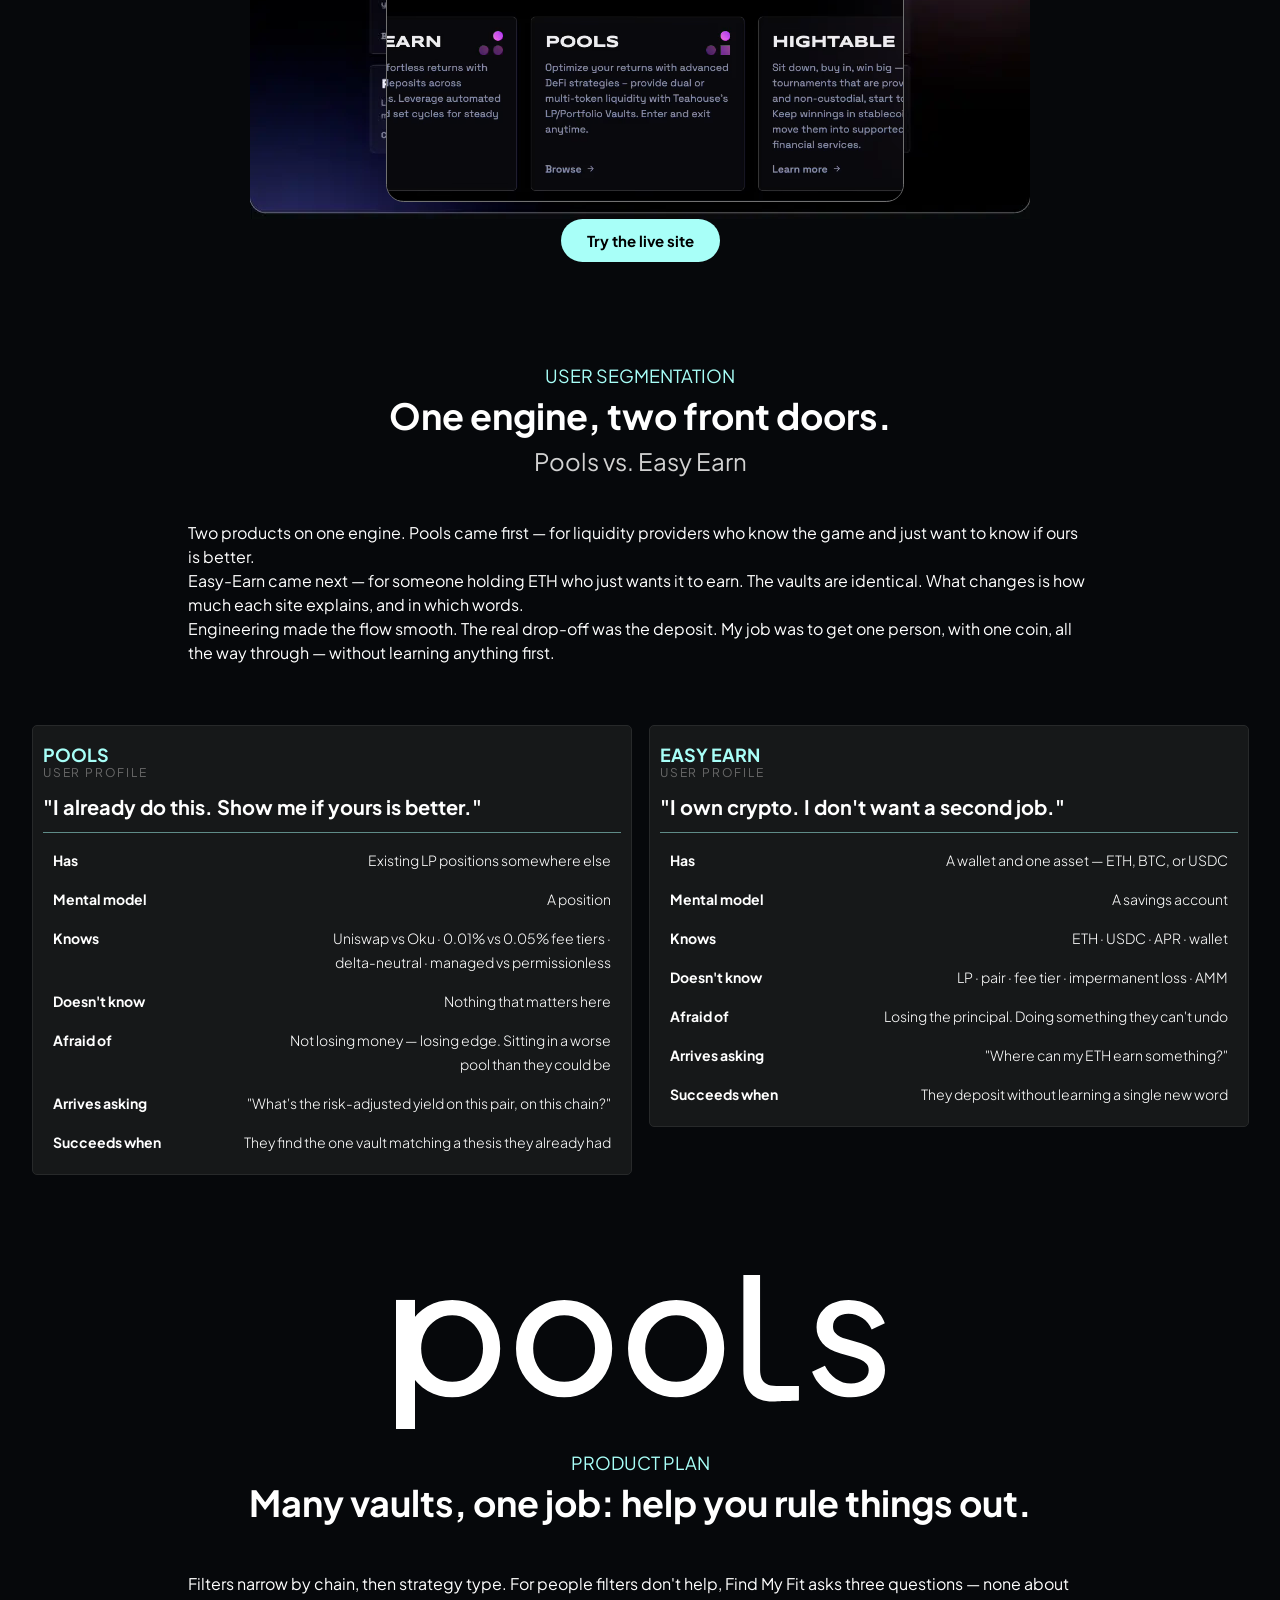
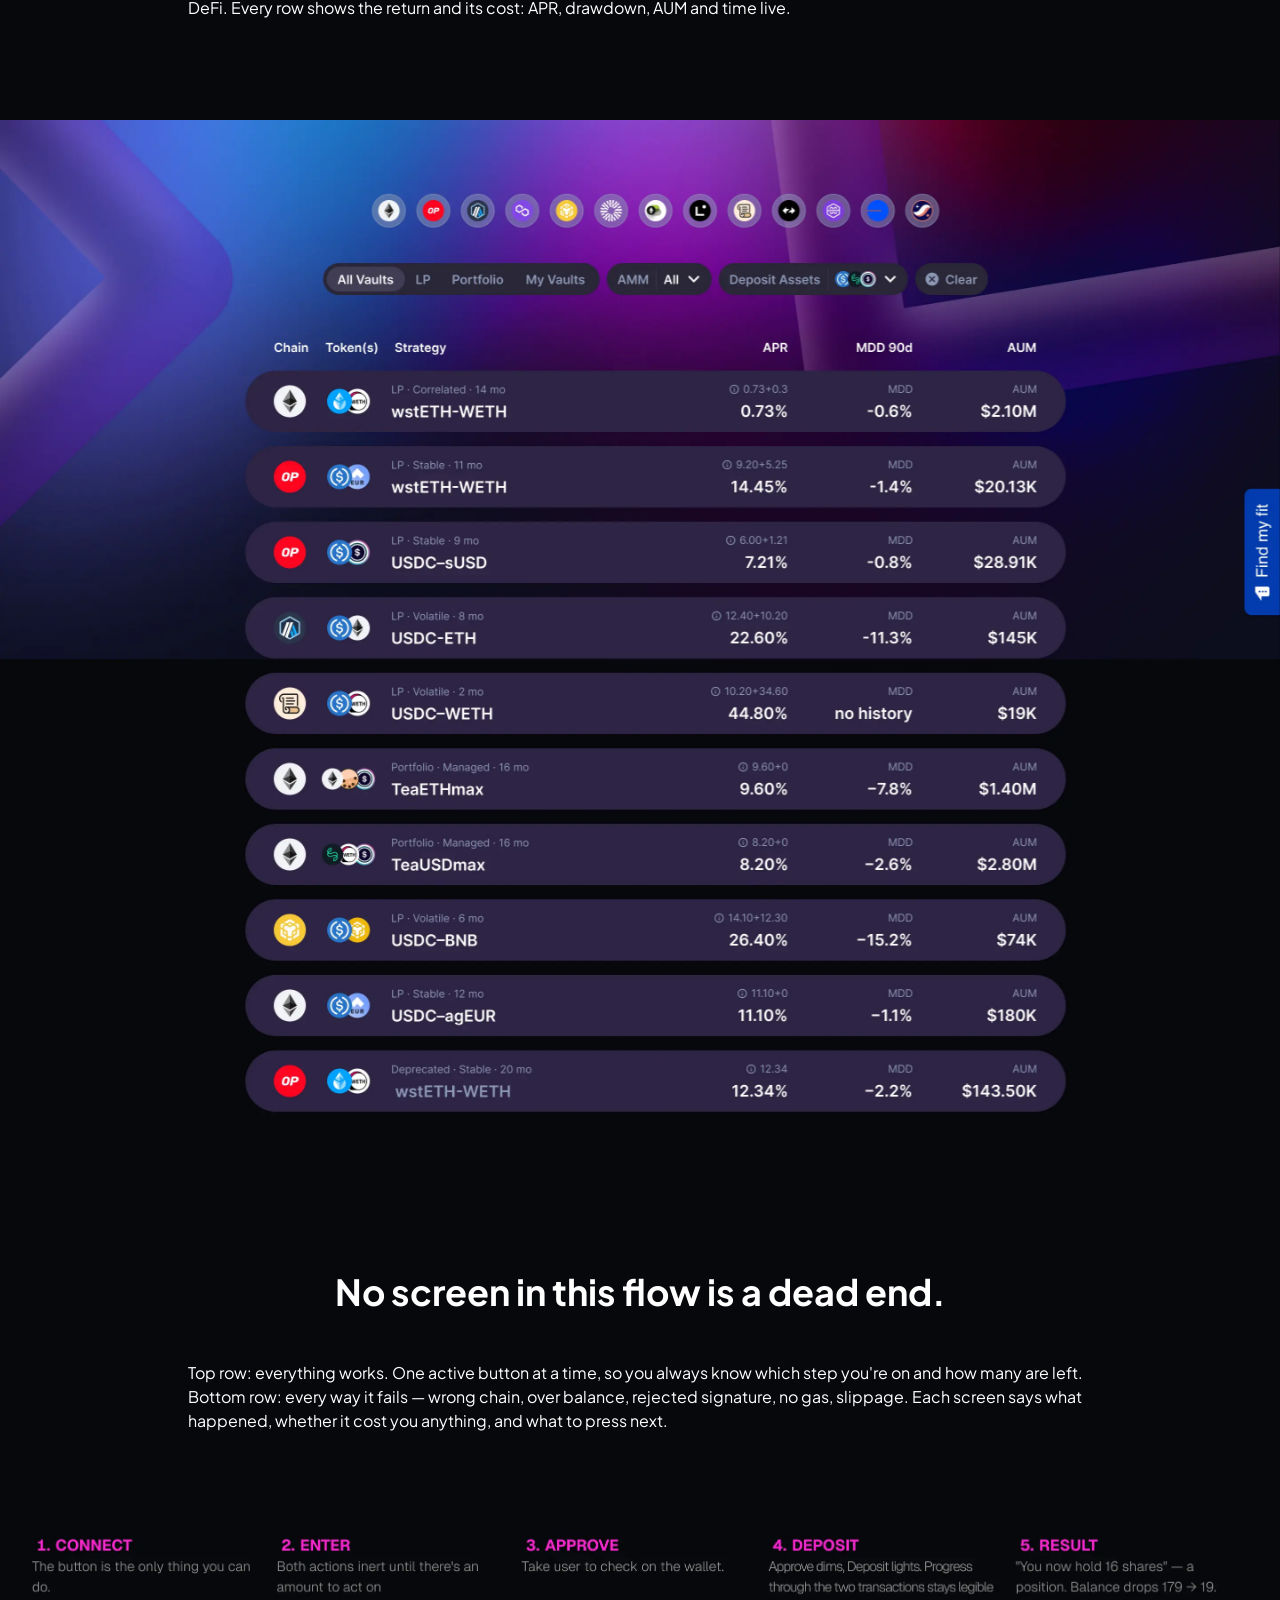
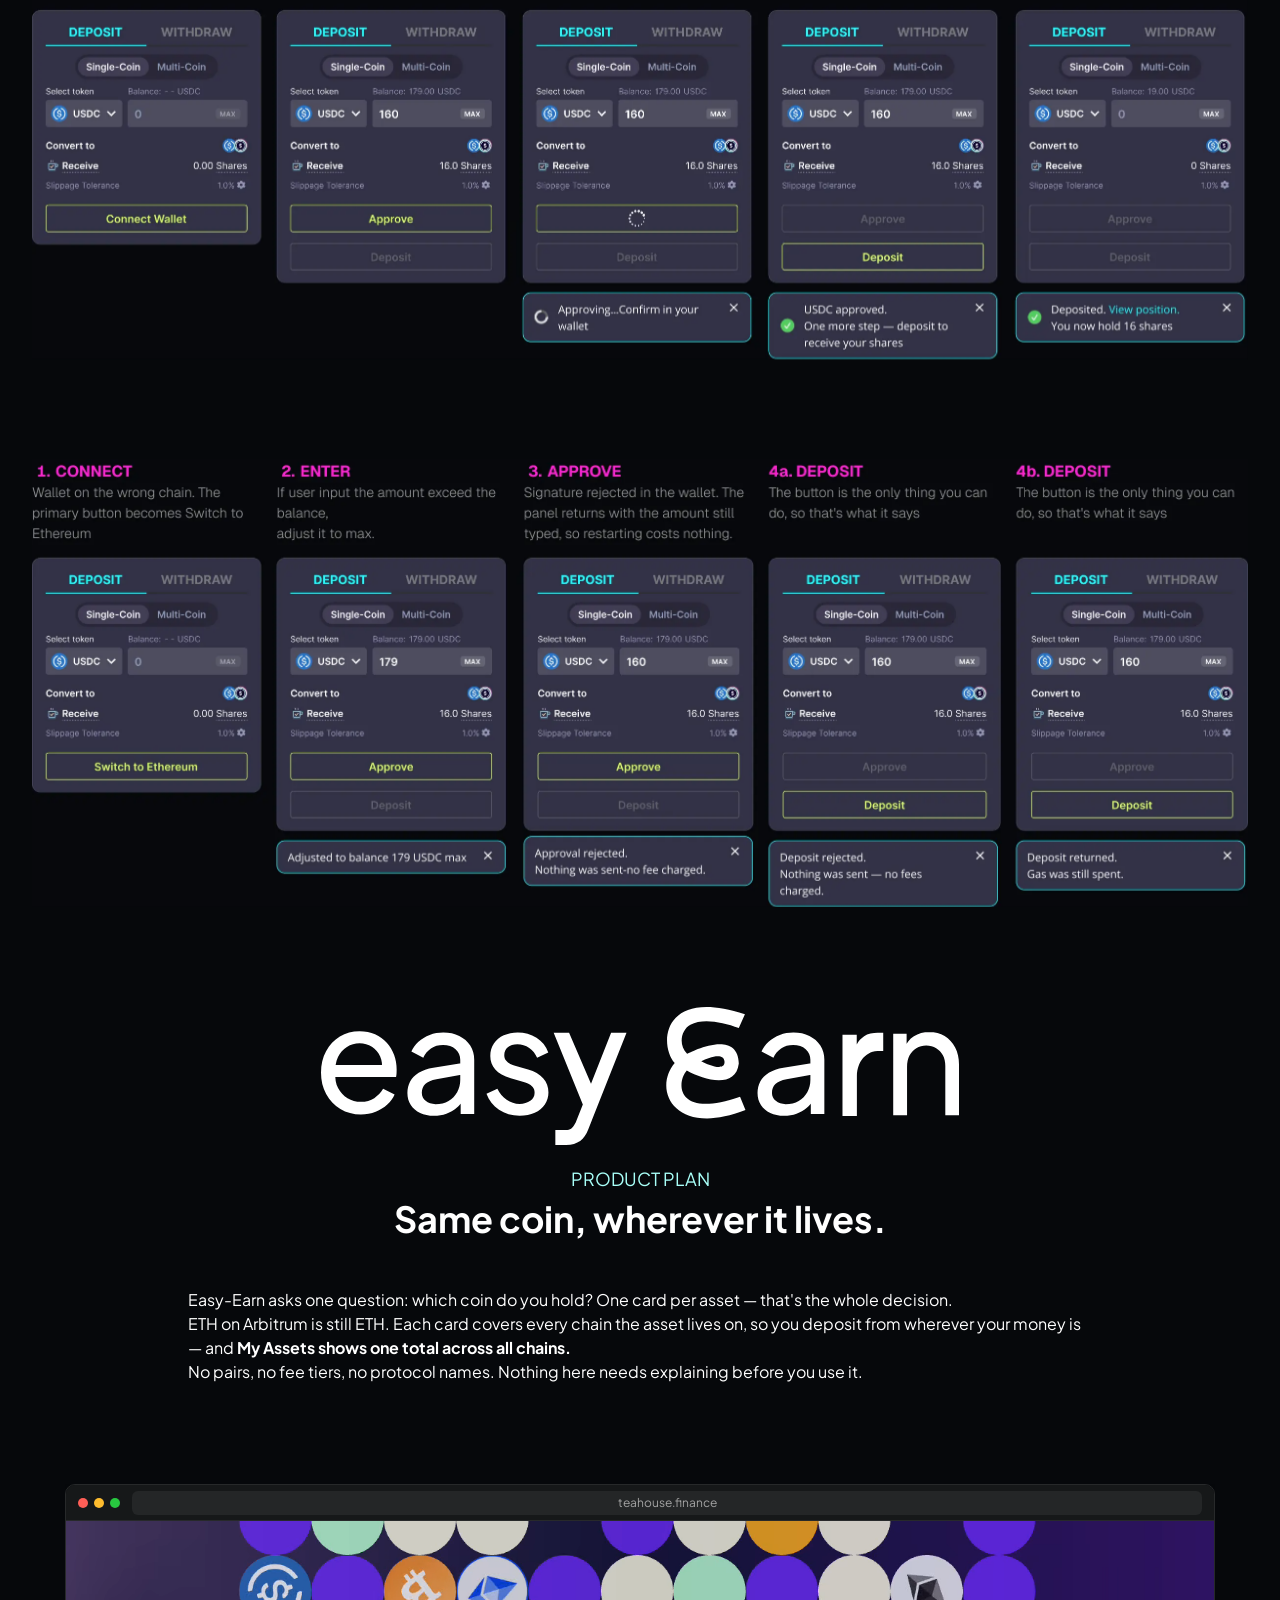
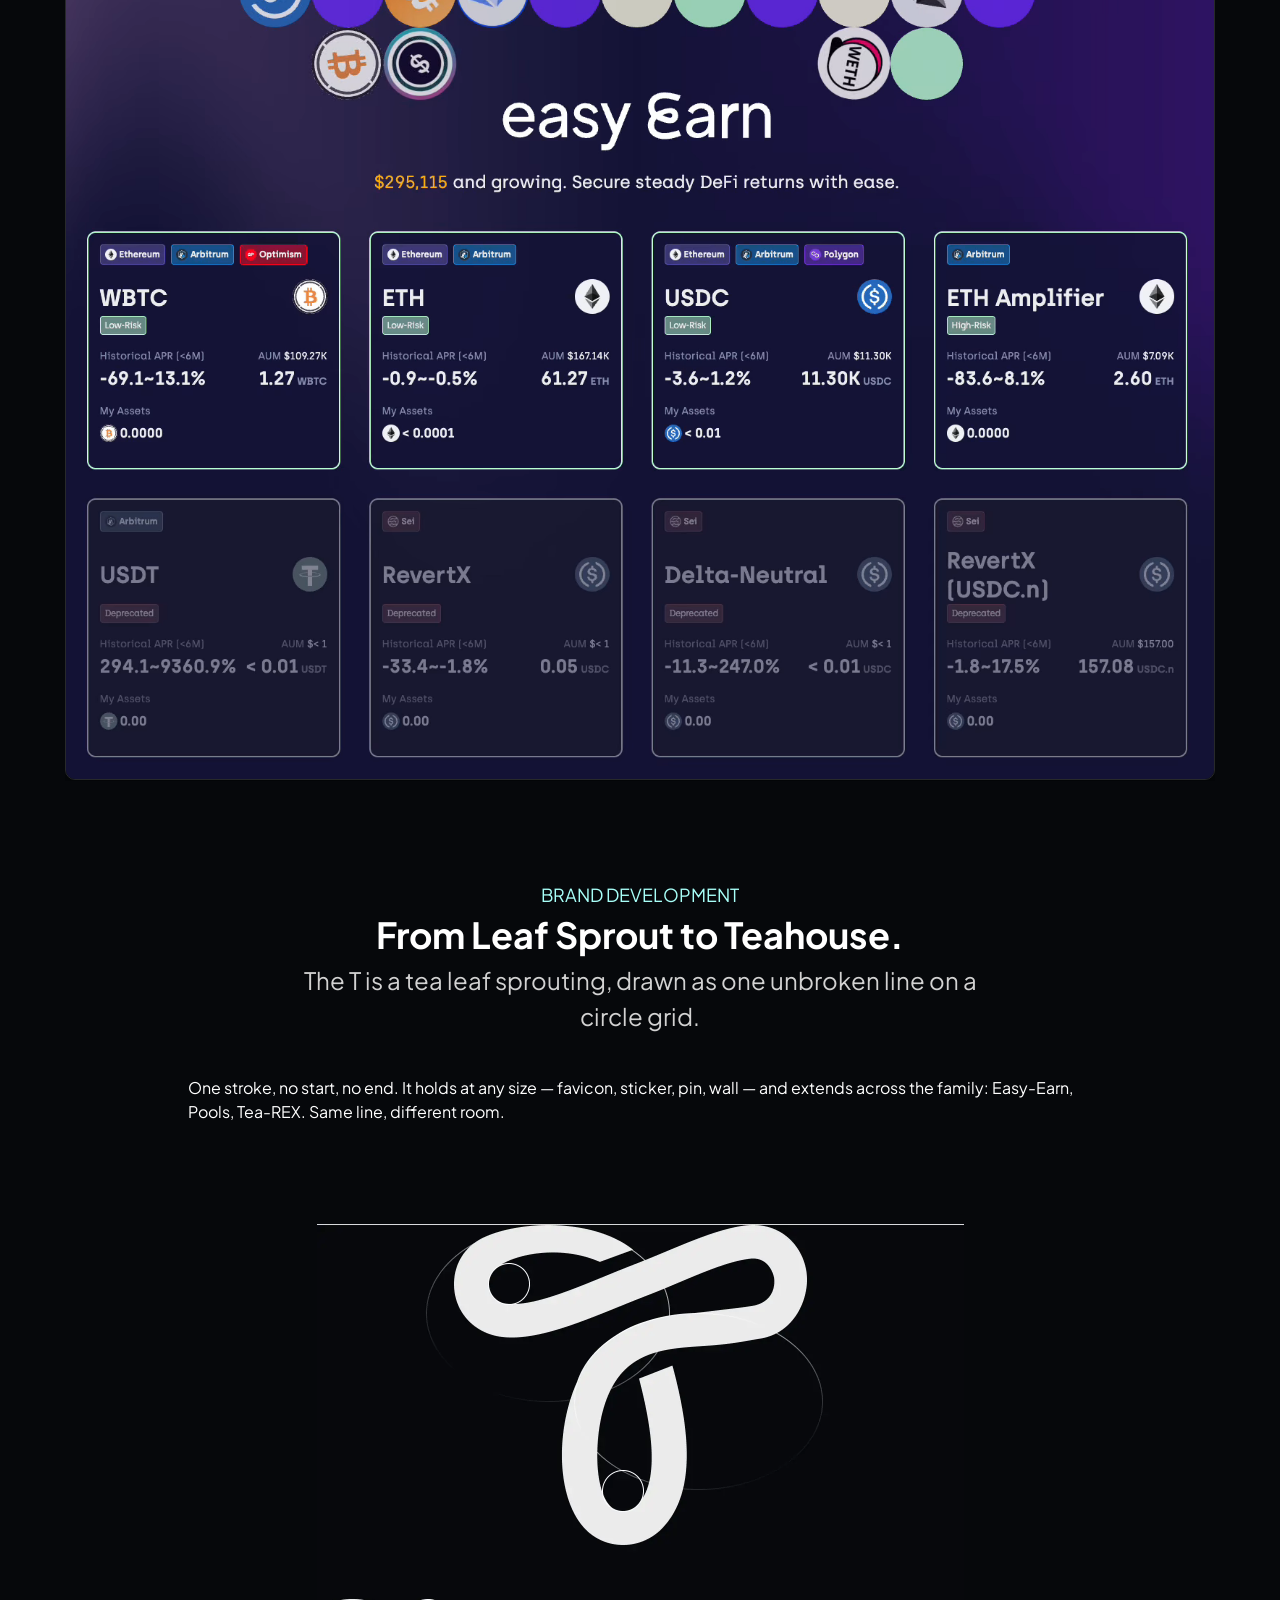
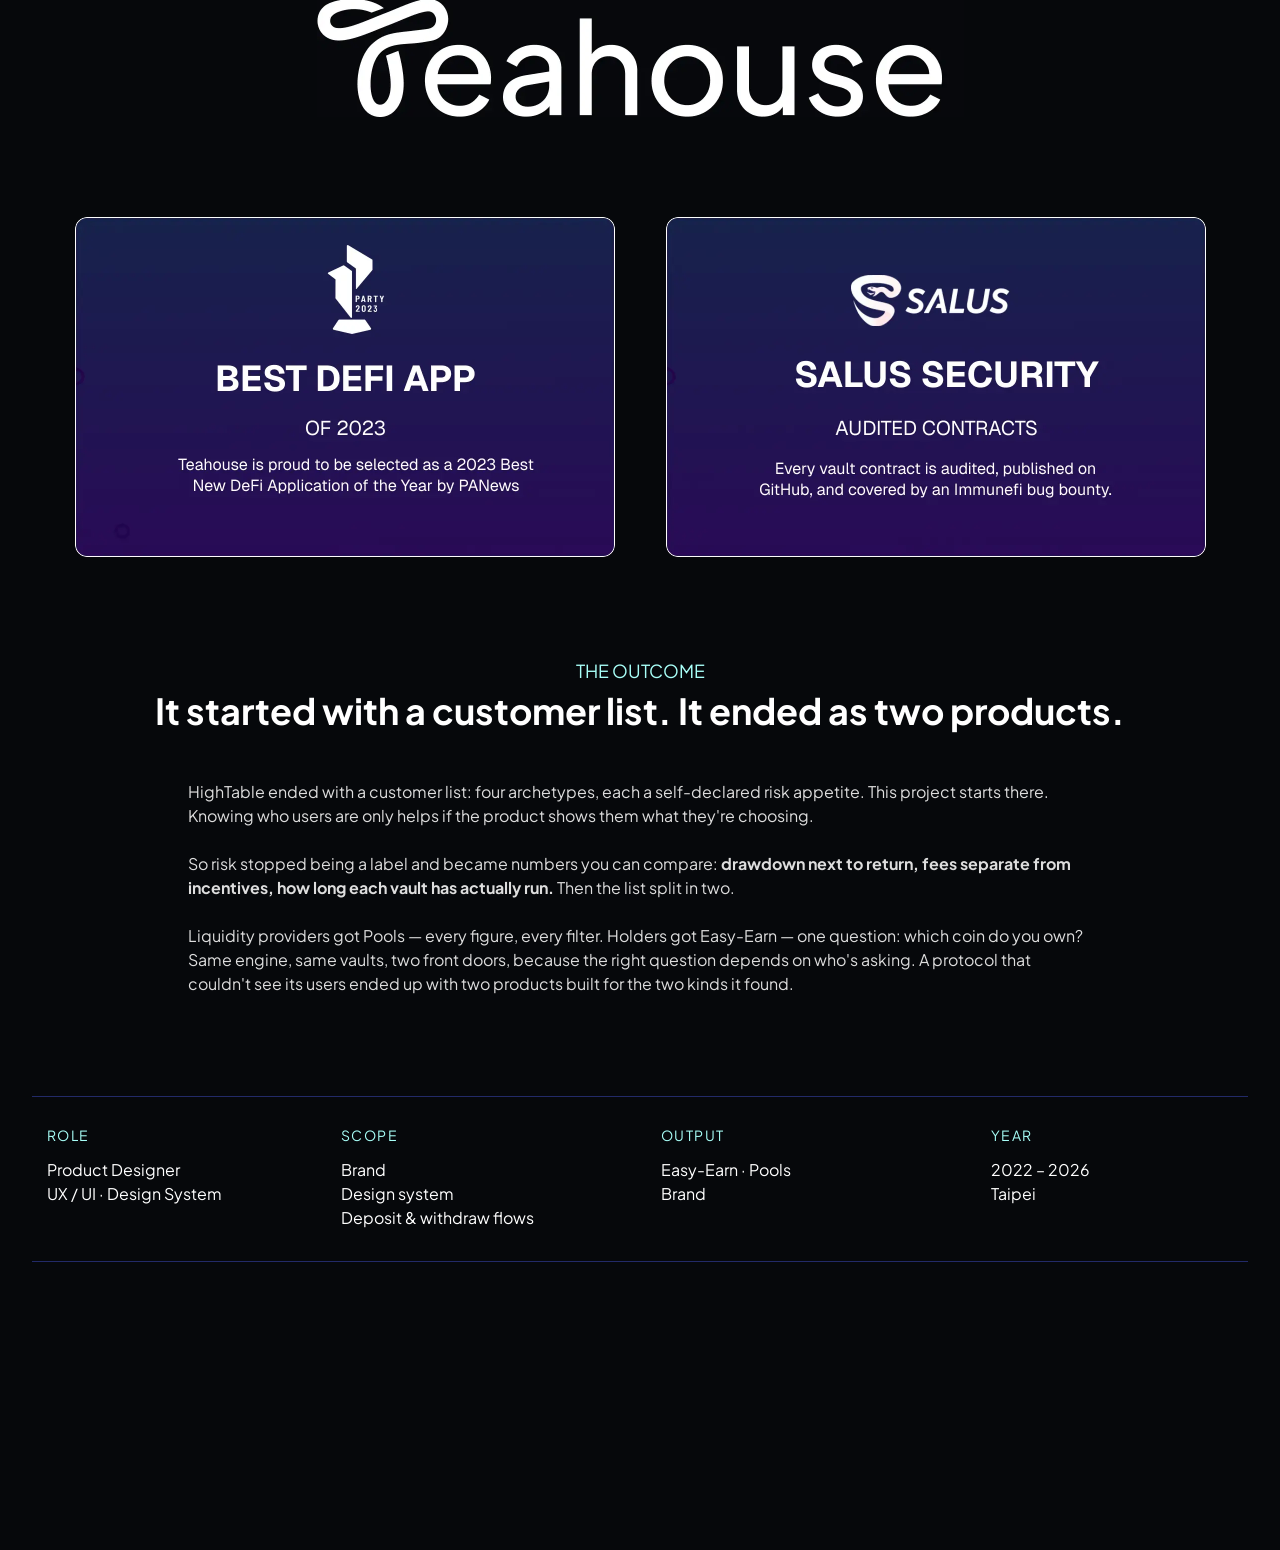
<file: teahouse.html>
<!doctype html>
<html lang="en">
<head>
  <meta charset="utf-8">
  <meta name="viewport" content="width=device-width, initial-scale=1">
  <title>Teahouse.Finance — Oren</title>
  <meta name="description" content="Teahouse.Finance: brand development, user segmentation and product UX for a DeFi vault platform.">
  <meta property="og:type" content="website">
  <meta property="og:site_name" content="Oren — Portfolio">
  <meta property="og:title" content="Teahouse.Finance — Oren">
  <meta property="og:description" content="Teahouse.Finance: brand development, user segmentation and product UX for a DeFi vault platform.">
  <meta property="og:url" content="https://orensheep.github.io/teahouse/teahouse.html">
  <meta property="og:image" content="https://orensheep.github.io/teahouse/assets/og/teahouse.jpg">
  <meta property="og:image:width" content="1200">
  <meta property="og:image:height" content="627">
  <meta property="og:image:alt" content="Teahouse.Finance — Oren — cover">
  <meta name="twitter:card" content="summary_large_image">
  <script>document.documentElement.classList.add("js")</script>
  <link rel="preload" href="fonts/plus-jakarta-sans-latin.woff2" as="font" type="font/woff2" crossorigin>
  <link rel="stylesheet" href="css/style.css">
</head>
<body class="theme-teahouse">
  <div class="progress" aria-hidden="true"></div>
  <header class="nav">
    <div class="nav__inner">
      <a class="nav__brand" href="index.html">oren<span>.</span></a>
      <nav aria-label="Projects">
        <ul class="nav__links">
          <li><a href="hightable.html">HighTable</a></li>
          <li><a href="teahouse.html" aria-current="page">Teahouse</a></li>
          <li><a href="tearex.html">Tea-REX</a></li>
        </ul>
      </nav>
    </div>
  </header>

  <main class="page">
    <!-- Intro -->
    <section class="section">
      <header class="sh sh--intro" data-stagger>
        <p class="sh__cat">BRAND DEVELOPMENT / USER SEGMENTATION / PRODUCT UX</p>
        <h1 class="sh__title">Teahouse.Finance</h1>
        <p class="sh__sub">It runs on DeFi.<br>It has to feel like somewhere you'd keep your money.</p>
      </header>
      <div class="prose" data-reveal style="--i:3">
        <p><strong>A vault you can find. A deposit you can finish. A strategy you can actually read.</strong></p>
        <p>Teahouse works like a hedge fund you access through a wallet: deposit, let professional strategies run the position, withdraw anytime. Easy to explain, hard to trust. No support line, no chargebacks, no undo <span class="light">— </span><strong>the interface is the only reassurance.</strong></p>
        <p>DeFi doesn't lose people on visuals. It loses them on comprehension. My job was to make it usable for one person at a time — not a fund with analysts, but someone depositing a few hundred dollars with no one to ask.</p>
        <p><strong>Product UX doesn't decorate the technology. It carries it. </strong><span class="light">Every screen turns what the vaults do into something one person can act on.</span></p>
      </div>
    </section>

    <div class="stack">
      <div class="block block--bleed hero-shot" style="--w:1440px" data-reveal="scale" data-live-embed="https://teahouse.finance/">
        <picture><source media="(max-width: 767px)" srcset="assets/teahouse/hero-mobile.webp" width="390" height="535"><img src="assets/teahouse/hero.webp" alt="Teahouse wordmark above the Teahouse.Finance landing page" width="1440" height="1348"></picture>
        <div class="hero-shot__screen" data-live-view>
          <video class="loop-video" autoplay muted loop playsinline preload="metadata" poster="assets/teahouse/landing-poster.webp" width="1442" height="1222" aria-label="The Teahouse.Finance landing page">
            <source src="assets/teahouse/landing-780.mp4" type="video/mp4" media="(max-width: 767px)">
            <source src="assets/teahouse/landing-780.webm" type="video/webm" media="(max-width: 767px)">
            <source src="assets/teahouse/landing.mp4" type="video/mp4">
            <source src="assets/teahouse/landing.webm" type="video/webm">
          </video>
        </div>
      </div>
      <button class="live-toggle" type="button" aria-pressed="false" data-reveal>Try the live site</button>
    </div>

    <!-- Segmentation -->
    <section class="section">
      <header class="sh" data-stagger>
        <p class="sh__cat">USER SEGMENTATION</p>
        <h2 class="sh__title">One engine, two front doors.</h2>
        <p class="sh__sub">Pools vs. Easy Earn</p>
      </header>
      <div class="prose" data-reveal>
        <p>Two products on one engine. Pools came first — for liquidity providers who know the game and just want to know if ours is better.</p>
        <p>Easy-Earn came next — for someone holding ETH who just wants it to earn. The vaults are identical. What changes is how much each site explains, and in which words.</p>
        <p>Engineering made the flow smooth. The real drop-off was the deposit. My job was to get one person, with one coin, all the way through — without learning anything first.</p>
      </div>
    </section>

    <div class="persona">
      <article class="panel persona__card" data-reveal="left">
        <p class="persona__name">POOLS</p>
        <p class="persona__cat">USER PROFILE</p>
        <p class="persona__quote">"I already do this. Show me if yours is better."</p>
        <div class="persona__rule"></div>
        <dl class="persona__rows">
          <div class="persona__row"><dt>Has</dt><dd>Existing LP positions somewhere else</dd></div>
          <div class="persona__row"><dt>Mental model</dt><dd>A position</dd></div>
          <div class="persona__row"><dt>Knows</dt><dd>Uniswap vs Oku · 0.01% vs 0.05% fee tiers · <br>delta-neutral · managed vs permissionless</dd></div>
          <div class="persona__row"><dt>Doesn't know</dt><dd>Nothing that matters here</dd></div>
          <div class="persona__row"><dt>Afraid of</dt><dd>Not losing money — losing edge. Sitting in a worse <br>pool than they could be</dd></div>
          <div class="persona__row"><dt>Arrives asking</dt><dd>"What's the risk-adjusted yield on this pair, on this chain?"</dd></div>
          <div class="persona__row"><dt>Succeeds when</dt><dd>They find the one vault matching a thesis they already had</dd></div>
        </dl>
      </article>
      <article class="panel persona__card" data-reveal="right">
        <p class="persona__name">EASY EARN</p>
        <p class="persona__cat">USER PROFILE</p>
        <p class="persona__quote">"I own crypto. I don't want a second job."</p>
        <div class="persona__rule"></div>
        <dl class="persona__rows">
          <div class="persona__row"><dt>Has</dt><dd>A wallet and one asset — ETH, BTC, or USDC</dd></div>
          <div class="persona__row"><dt>Mental model</dt><dd>A savings account</dd></div>
          <div class="persona__row"><dt>Knows</dt><dd>ETH · USDC · APR · wallet</dd></div>
          <div class="persona__row"><dt>Doesn't know</dt><dd>LP · pair · fee tier · impermanent loss · AMM</dd></div>
          <div class="persona__row"><dt>Afraid of</dt><dd>Losing the principal. Doing something they can't undo</dd></div>
          <div class="persona__row"><dt>Arrives asking</dt><dd>"Where can my ETH earn something?"</dd></div>
          <div class="persona__row"><dt>Succeeds when</dt><dd>They deposit without learning a single new word</dd></div>
        </dl>
      </article>
    </div>

    <div class="block block--lead" style="--mw:264px; --w:489px; --tw:400px" data-reveal="zoom">
      <img src="assets/teahouse/pools-wordmark.svg" alt="pools" width="489" height="154" loading="lazy">
    </div>

    <!-- Vault index -->
    <section class="section">
      <header class="sh" data-stagger>
        <p class="sh__cat">PRODUCT PLAN</p>
        <h2 class="sh__title">Many vaults, one job: help you rule things out.</h2>
      </header>
      <div class="prose" data-reveal>
        <p>Filters narrow by chain, then strategy type. For people filters don't help, Find My Fit asks three questions — none about DeFi. Every row shows the return and its cost: APR, drawdown, AUM and time live.</p>
      </div>
    </section>

    <div class="block block--bleed" style="--mw:min(350px, 100% - 40px); --w:1440px; --tw:730px" data-reveal="wipe">
      <picture><source media="(max-width: 767px)" srcset="assets/teahouse/vaults-mobile.webp" width="350" height="975"><source media="(max-width: 1199px)" srcset="assets/teahouse/vaults-tablet.webp" width="730" height="1129"><img src="assets/teahouse/vaults.webp" alt="Pools vault index with chain filters, Find My Fit and vault rows" width="1440" height="1176" loading="lazy"></picture>
    </div>

    <!-- Deposit flow -->
    <section class="section">
      <header class="sh" data-stagger>
        <h2 class="sh__title">No screen in this flow is a dead end.</h2>
      </header>
      <div class="prose" data-reveal>
        <p>Top row: everything works. One active button at a time, so you always know which step you're on and how many are left.</p>
        <p>Bottom row: every way it fails — wrong chain, over balance, rejected signature, no gas, slippage. Each screen says what happened, whether it cost you anything, and what to press next.</p>
      </div>
    </section>

    <div class="carousel only-mobile" data-carousel aria-roledescription="carousel" aria-label="Deposit flow when everything works" data-reveal>
      <div class="carousel__track" tabindex="0">
        <figure class="carousel__slide" aria-roledescription="slide" aria-label="1 of 5">
          <figcaption><p class="carousel__title">1. CONNECT</p><p class="carousel__desc">One button, one action.</p></figcaption>
          <img src="assets/teahouse/flow/ok-1.webp" alt="" width="280" height="287" loading="lazy">
        </figure>
        <figure class="carousel__slide" aria-roledescription="slide" aria-label="2 of 5">
          <figcaption><p class="carousel__title">2. ENTER</p><p class="carousel__desc">Both buttons stay disabled until you enter an amount.</p></figcaption>
          <img src="assets/teahouse/flow/ok-2.webp" alt="" width="280" height="333" loading="lazy">
        </figure>
        <figure class="carousel__slide" aria-roledescription="slide" aria-label="3 of 5">
          <figcaption><p class="carousel__title">3. APPROVE</p><p class="carousel__desc">Sends you to your wallet to approve.</p></figcaption>
          <img src="assets/teahouse/flow/ok-3.webp" alt="" width="280" height="402" loading="lazy">
        </figure>
        <figure class="carousel__slide" aria-roledescription="slide" aria-label="4 of 5">
          <figcaption><p class="carousel__title">4. DEPOSIT</p><p class="carousel__desc">Approve dims, Deposit lights up. You always see where you are across both transactions.</p></figcaption>
          <img src="assets/teahouse/flow/ok-4.webp" alt="" width="280" height="422" loading="lazy">
        </figure>
        <figure class="carousel__slide" aria-roledescription="slide" aria-label="5 of 5">
          <figcaption><p class="carousel__title">5. RESULT</p><p class="carousel__desc">"You now hold 16 shares" — a position. Balance drops 179 → 19.</p></figcaption>
          <img src="assets/teahouse/flow/ok-5.webp" alt="" width="280" height="400" loading="lazy">
        </figure>
      </div>
      <div class="carousel__dots"></div>
    </div>

    <div class="carousel only-mobile" data-carousel aria-roledescription="carousel" aria-label="Deposit flow when something goes wrong" data-reveal>
      <div class="carousel__track" tabindex="0">
        <figure class="carousel__slide" aria-roledescription="slide" aria-label="1 of 5">
          <figcaption><p class="carousel__title">1. CONNECT</p><p class="carousel__desc">Wrong chain. The main button becomes “Switch to Ethereum.”</p></figcaption>
          <img src="assets/teahouse/flow/err-1.webp" alt="" width="280" height="287" loading="lazy">
        </figure>
        <figure class="carousel__slide" aria-roledescription="slide" aria-label="2 of 5">
          <figcaption><p class="carousel__title">2. ENTER</p><p class="carousel__desc">Amount over your balance? It's capped at max.</p></figcaption>
          <img src="assets/teahouse/flow/err-2.webp" alt="" width="280" height="382" loading="lazy">
        </figure>
        <figure class="carousel__slide" aria-roledescription="slide" aria-label="3 of 5">
          <figcaption><p class="carousel__title">3. APPROVE</p><p class="carousel__desc">Signature rejected. The panel comes back with your amount still filled in, so retrying costs nothing.</p></figcaption>
          <img src="assets/teahouse/flow/err-3.webp" alt="" width="280" height="400" loading="lazy">
        </figure>
        <figure class="carousel__slide" aria-roledescription="slide" aria-label="4 of 5">
          <figcaption><p class="carousel__title">4a. DEPOSIT</p><p class="carousel__desc">Deposit rejected in the wallet. The button names the one next step.</p></figcaption>
          <img src="assets/teahouse/flow/err-4.webp" alt="" width="280" height="422" loading="lazy">
        </figure>
        <figure class="carousel__slide" aria-roledescription="slide" aria-label="5 of 5">
          <figcaption><p class="carousel__title">4b. DEPOSIT</p><p class="carousel__desc">Deposit returned. The button names the one next step.</p></figcaption>
          <img src="assets/teahouse/flow/err-5.webp" alt="" width="280" height="401" loading="lazy">
        </figure>
      </div>
      <div class="carousel__dots"></div>
    </div>

    <div class="block stack hide-mobile" style="--w:1246px; gap:100px">
      <img src="assets/teahouse/flow-happy.webp" alt="Deposit flow: connect, enter, approve, deposit, result" width="1246" height="437" loading="lazy" data-reveal="right">
      <img src="assets/teahouse/flow-errors.webp" alt="Deposit error states: wrong chain, over balance, rejected approval, rejected deposit, returned deposit" width="1245" height="459" loading="lazy" data-reveal="left">
    </div>

    <div class="block block--lead" style="--mw:264px; --w:638px; --tw:481px" data-reveal="zoom">
      <img src="assets/teahouse/easyearn-wordmark.svg" alt="easy Earn" width="638" height="138" loading="lazy">
    </div>

    <!-- Easy-Earn -->
    <section class="section">
      <header class="sh" data-stagger>
        <p class="sh__cat">PRODUCT PLAN</p>
        <h2 class="sh__title">Same coin, wherever it lives.</h2>
      </header>
      <div class="prose" data-reveal>
        <p>Easy-Earn asks one question: which coin do you hold? One card per asset — that's the whole decision.</p>
        <p>ETH on Arbitrum is still ETH. Each card covers every chain the asset lives on, so you deposit from wherever your money is — and <strong>My Assets shows one total across all chains.</strong></p>
        <p>No pairs, no fee tiers, no protocol names. Nothing here needs explaining before you use it.</p>
      </div>
    </section>

    <div class="block only-mobile" style="--mw:360px" data-reveal="fade">
      <img src="assets/teahouse/easyearn-mobile.webp" alt="Easy-Earn on mobile: ETH, WBTC and USDC cards, then how it works" width="360" height="2073" loading="lazy">
    </div>

    <div class="capture capture--wide hide-mobile" data-reveal="scale">
      <div class="browser" style="--ratio: 1586 / 1186">
        <div class="browser__bar">
          <span class="browser__dots" aria-hidden="true"><i></i><i></i><i></i></span>
          <a class="browser__url" href="https://teahouse.finance/" target="_blank" rel="noopener">teahouse.finance</a>
        </div>
        <div class="browser__view">
          <video class="loop-video" autoplay muted loop playsinline preload="metadata" poster="assets/teahouse/easyearn-poster.webp" width="1586" height="1186" aria-label="Easy-Earn: picking a coin card, then depositing and withdrawing from the vault">
            <source src="assets/teahouse/easyearn.mp4" type="video/mp4">
            <source src="assets/teahouse/easyearn.webm" type="video/webm">
          </video>
        </div>
      </div>
    </div>

    <!-- Brand -->
    <section class="section">
      <header class="sh" data-stagger>
        <p class="sh__cat">BRAND DEVELOPMENT</p>
        <h2 class="sh__title">From Leaf Sprout to Teahouse.</h2>
        <p class="sh__sub">The T is a tea leaf sprouting, drawn as one unbroken line on a circle grid.</p>
      </header>
      <div class="prose" data-reveal>
        <p>One stroke, no start, no end. It holds at any size — favicon, sticker, pin, wall — and extends across the family: Easy-Earn, Pools, Tea-REX. Same line, different room.</p>
      </div>
    </section>

    <div class="block" style="--w:647px" data-reveal="zoom">
      <img src="assets/teahouse/logo-construction.webp" alt="Teahouse logo construction on a circle grid, with the Teahouse wordmark" width="647" height="493" loading="lazy">
    </div>

    <div class="awards" data-stagger>
      <img src="assets/teahouse/award-panews.webp" alt="Best DeFi App of 2023 — PANews" width="540" height="340" loading="lazy">
      <img src="assets/teahouse/award-salus.webp" alt="Salus Security — audited contracts" width="540" height="340" loading="lazy">
    </div>

    <!-- Closing -->
    <section class="section">
      <header class="sh" data-stagger>
        <p class="sh__cat">THE OUTCOME</p>
        <h2 class="sh__title">It started with a customer list. It ended as two products.</h2>
      </header>
      <div class="prose prose--soft" data-reveal>
        <p>HighTable ended with a customer list: four archetypes, each a self-declared risk appetite. This project starts there. Knowing who users are only helps if the product shows them what they're choosing.</p>
        <p class="sp">So risk stopped being a label and became numbers you can compare: <strong>drawdown next to return, fees separate from incentives, how long each vault has actually run.</strong> Then the list split in two.</p>
        <p class="sp">Liquidity providers got Pools — every figure, every filter. Holders got Easy-Earn — one question: which coin do you own? Same engine, same vaults, two front doors, because the right question depends on who's asking. A protocol that couldn't see its users ended up with two products built for the two kinds it found.</p>
      </div>
    </section>

    <footer class="details">
      <div class="details__rule" data-reveal="rule"></div>
      <div class="details__row" data-stagger>
        <div><p class="details__label">ROLE</p><p class="details__value">Product Designer<br>UX / UI · Design System</p></div>
        <div><p class="details__label">SCOPE</p><p class="details__value">Brand<br>Design system<br>Deposit &amp; withdraw flows</p></div>
        <div><p class="details__label">OUTPUT</p><p class="details__value">Easy-Earn · Pools<br>Brand</p></div>
        <div><p class="details__label">YEAR</p><p class="details__value">2022 – 2026<br>Taipei</p></div>
      </div>
      <div class="details__rule" data-reveal="rule"></div>
    </footer>
  </main>

  <script src="js/main.js" defer></script>
  <script src="js/ask-data.js" defer></script>
  <script src="js/ask.js" defer></script>
</body>
</html>
</file>
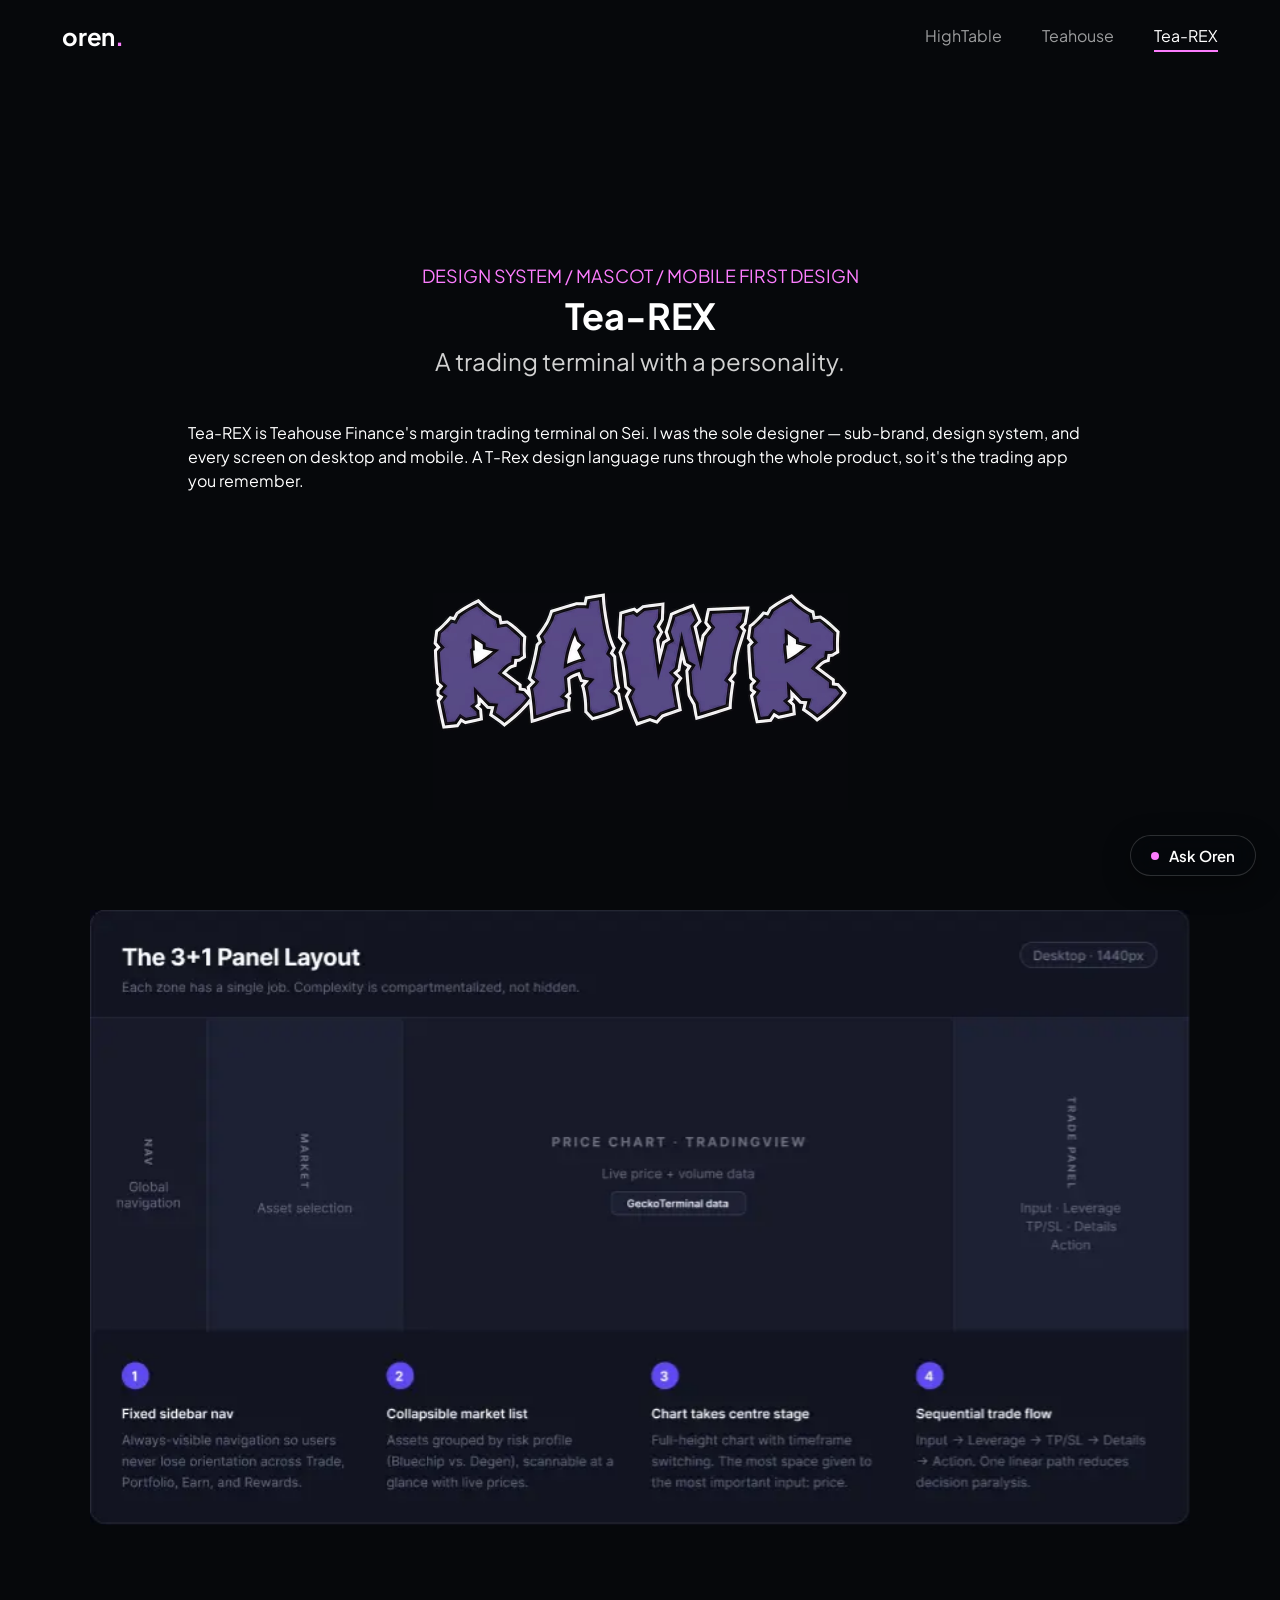
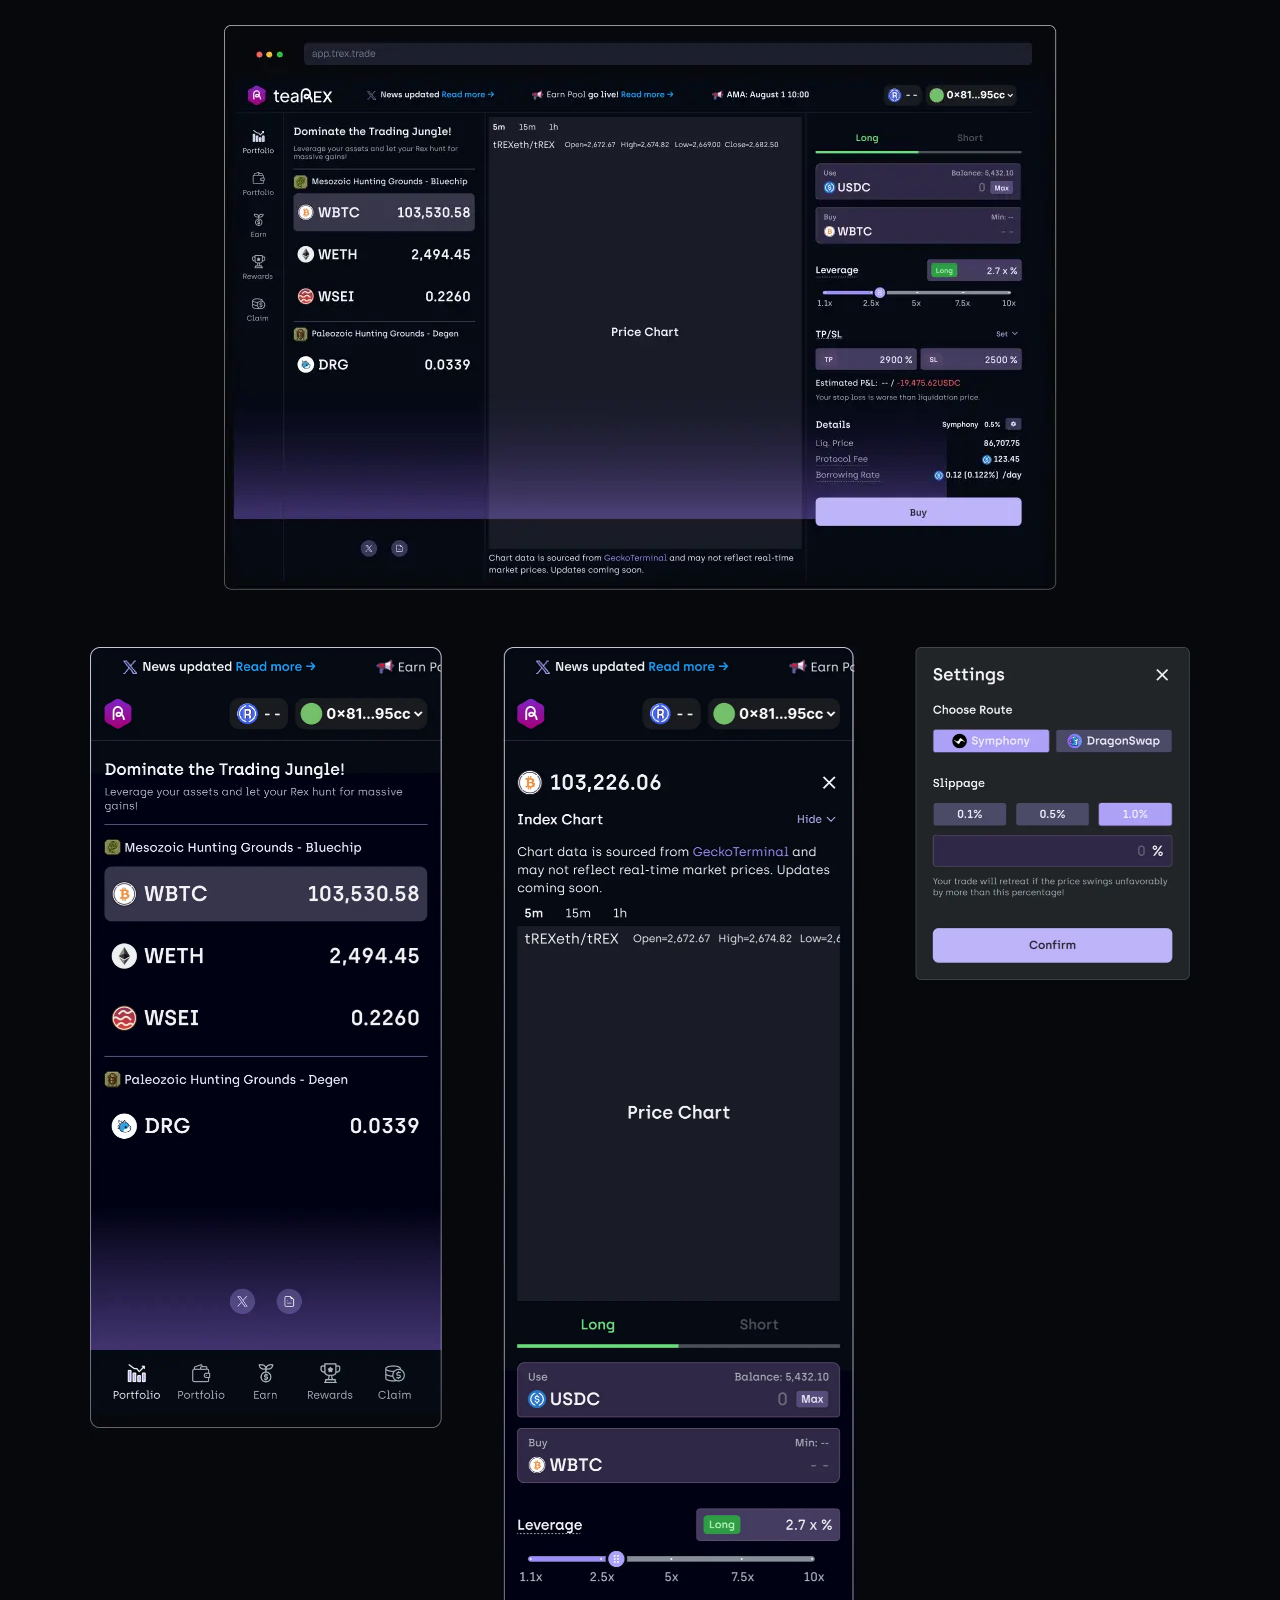
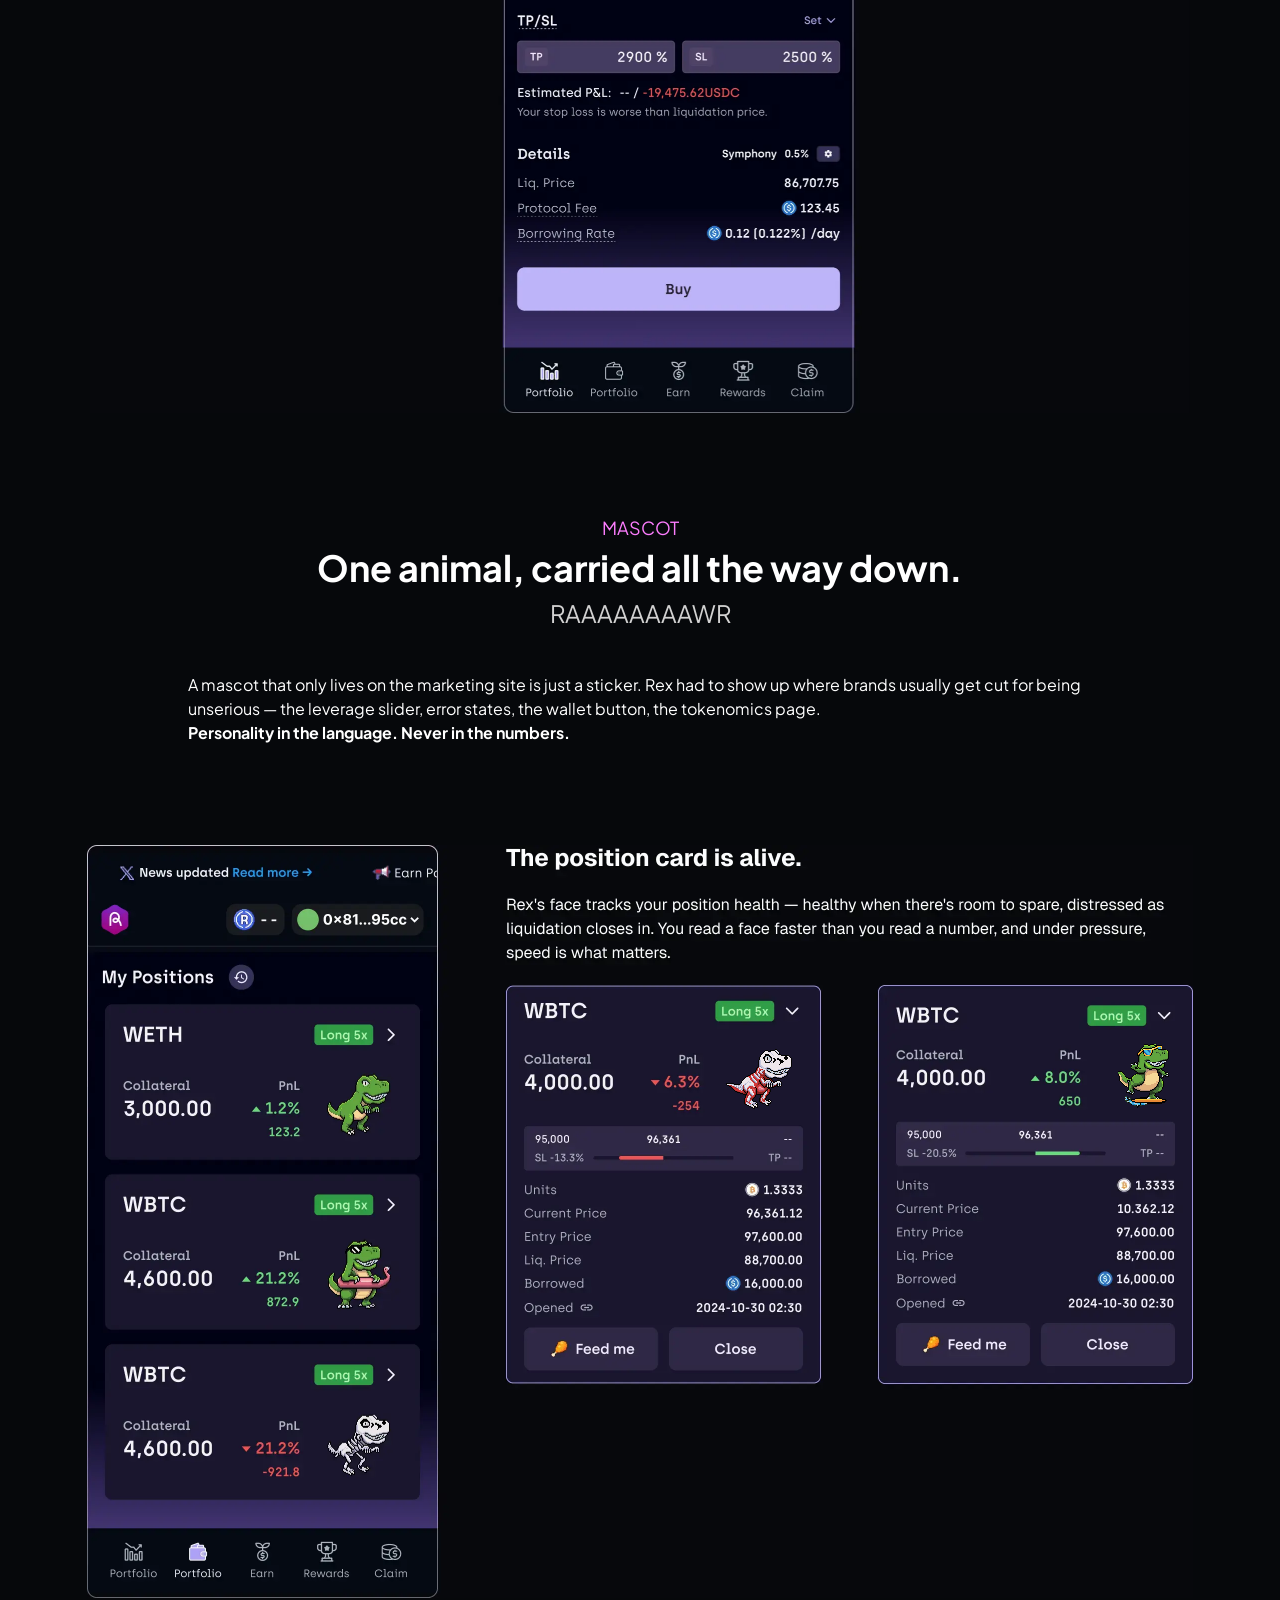
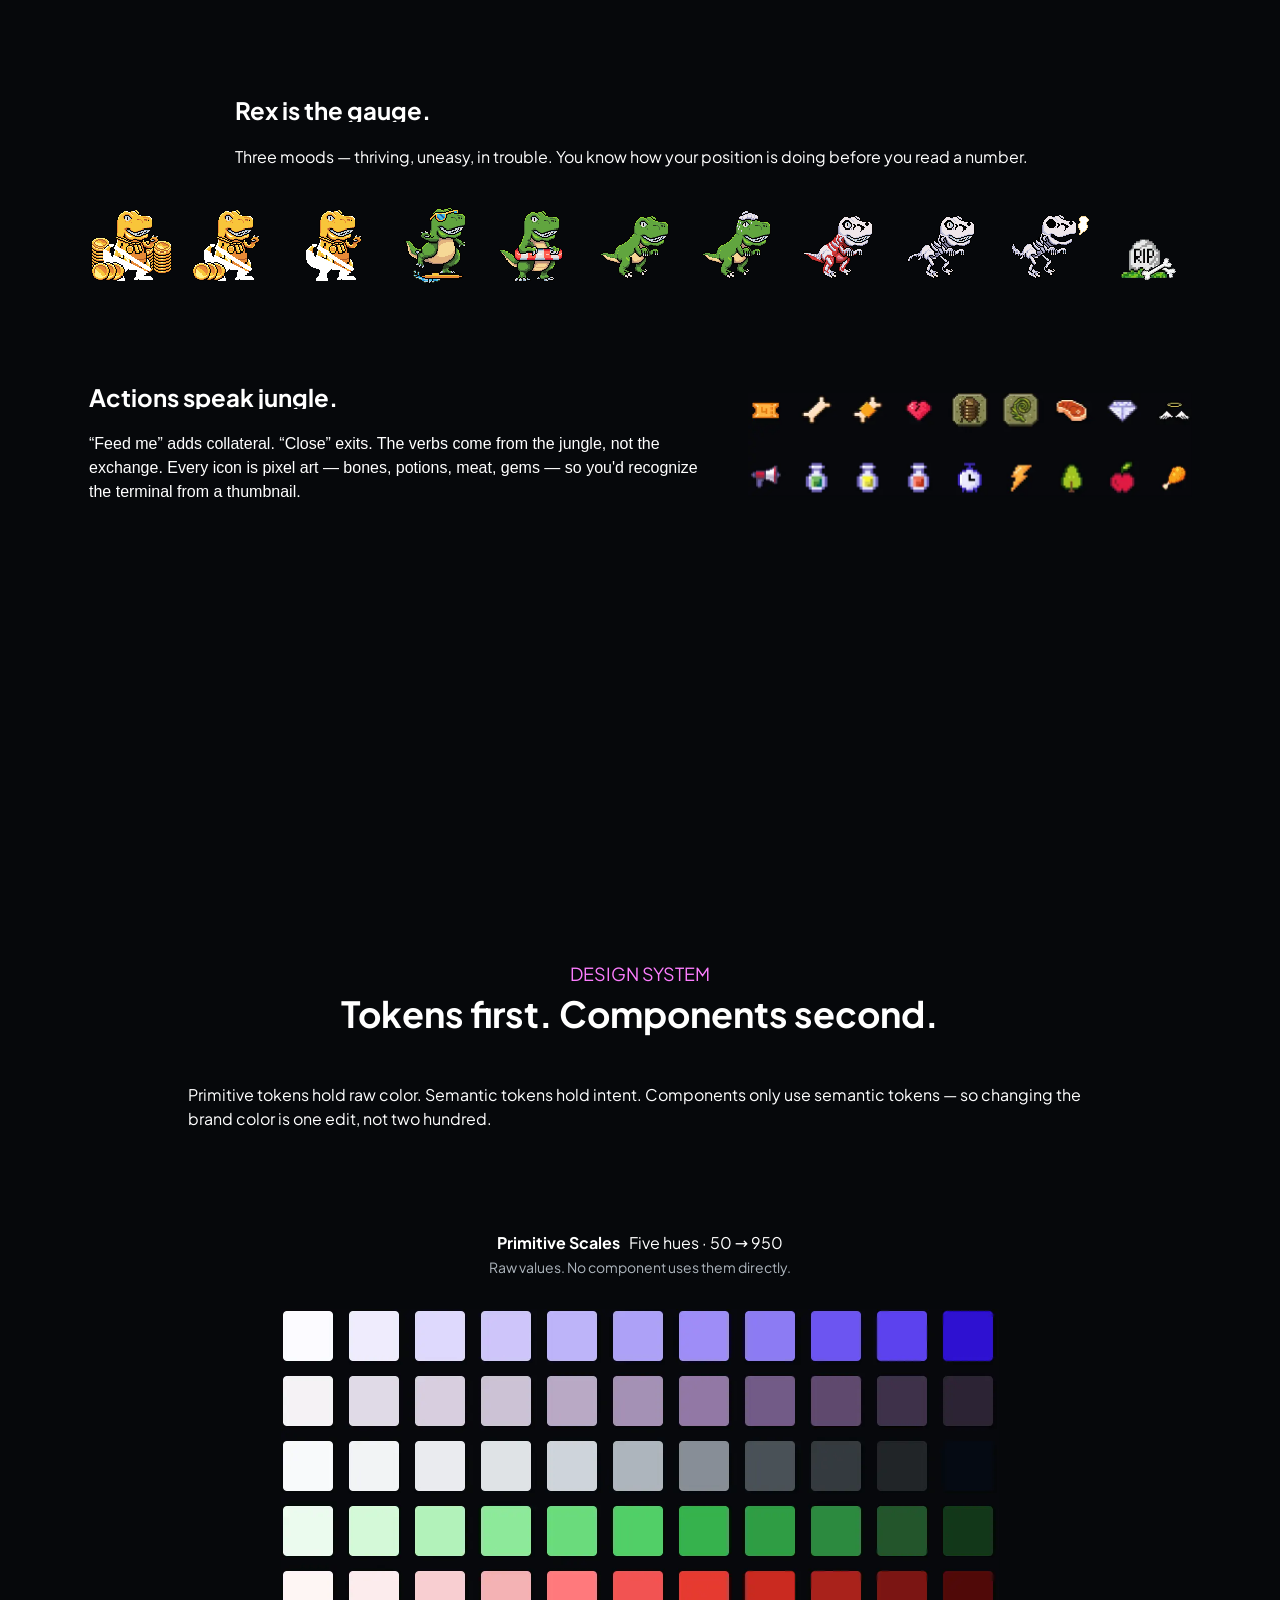
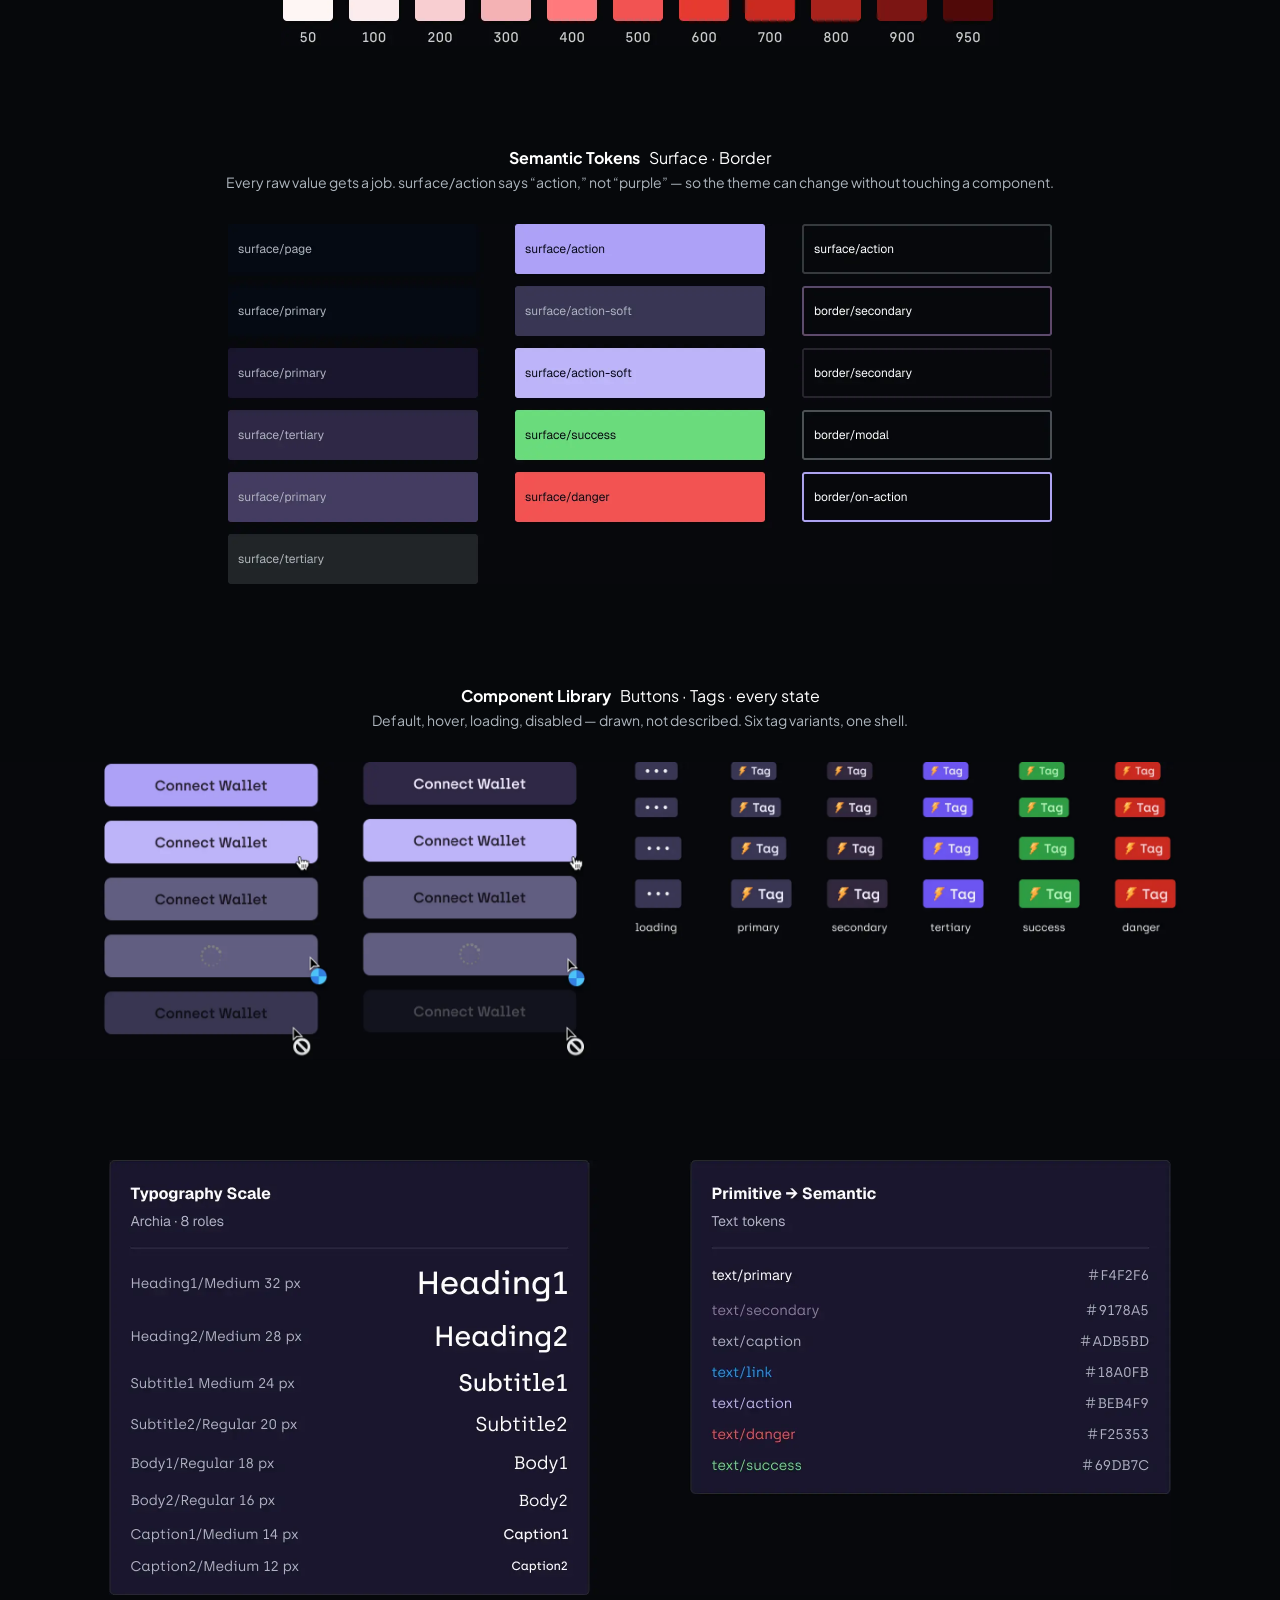
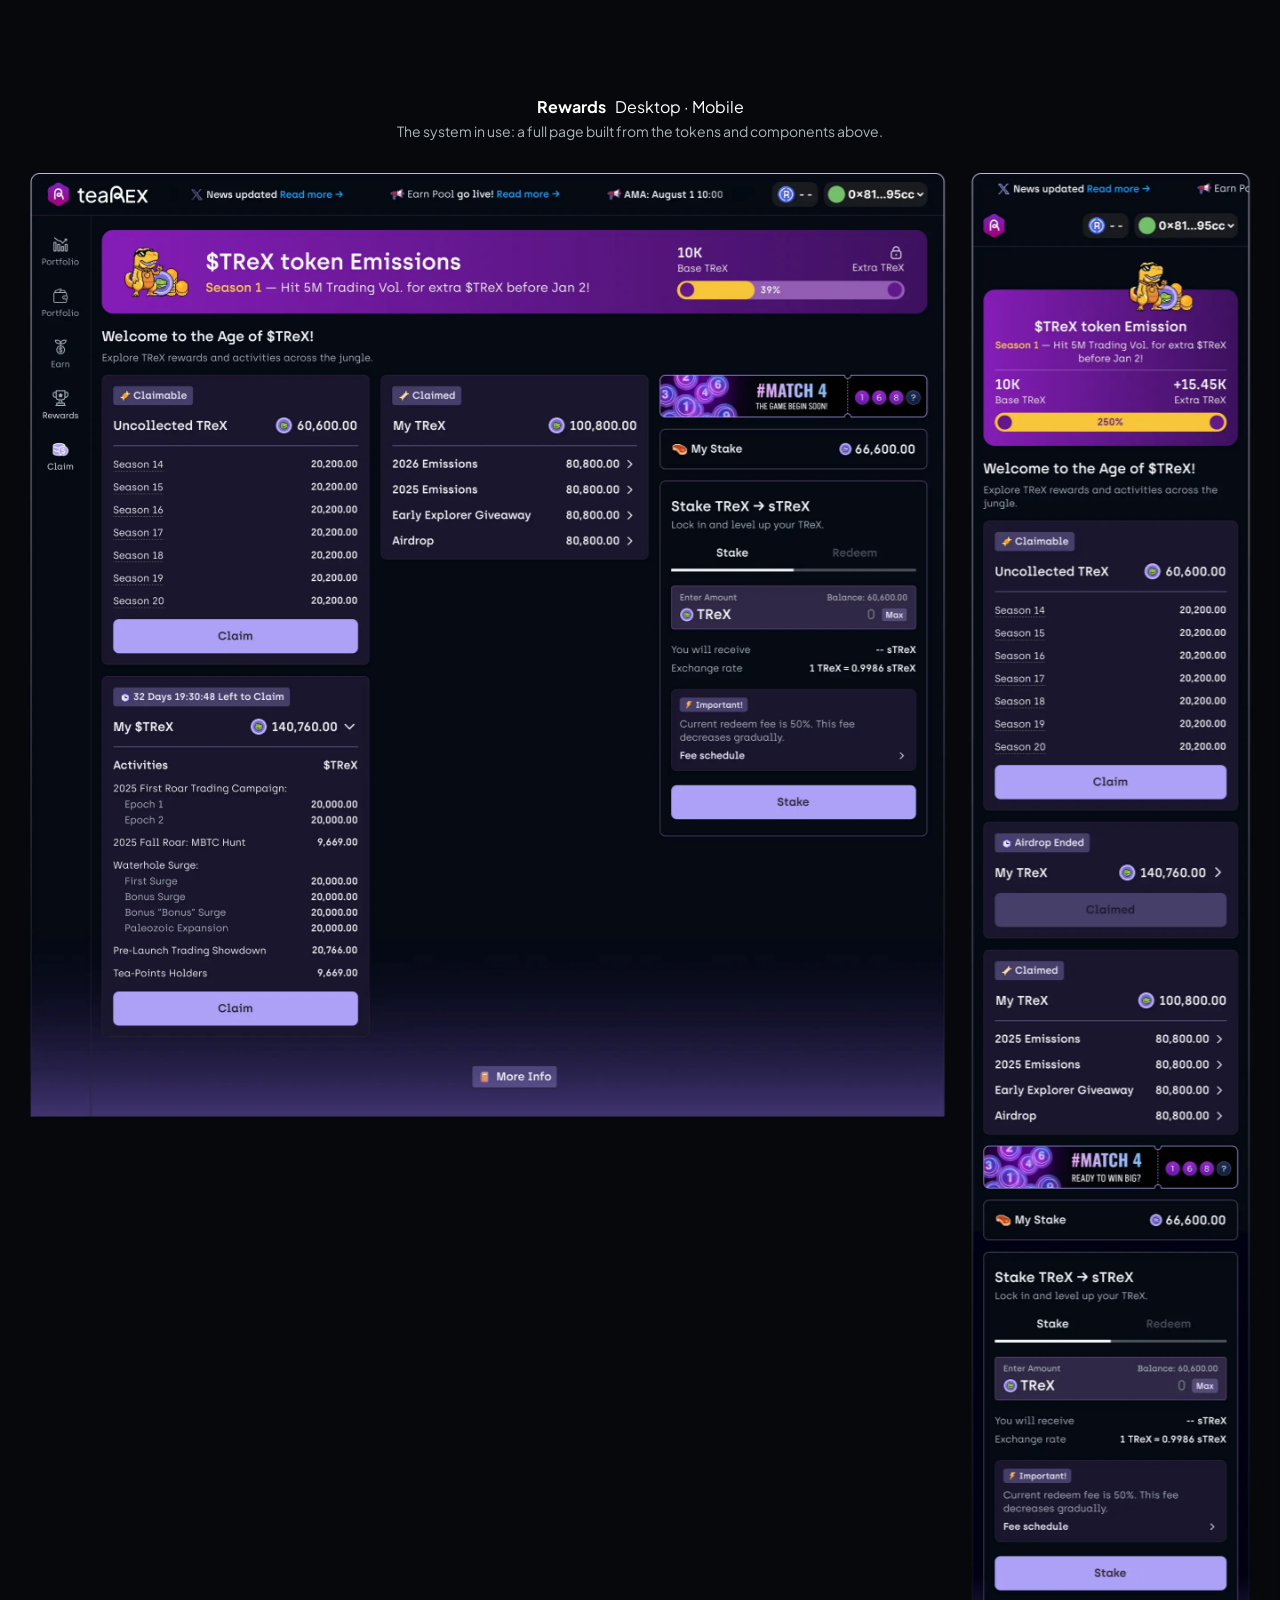
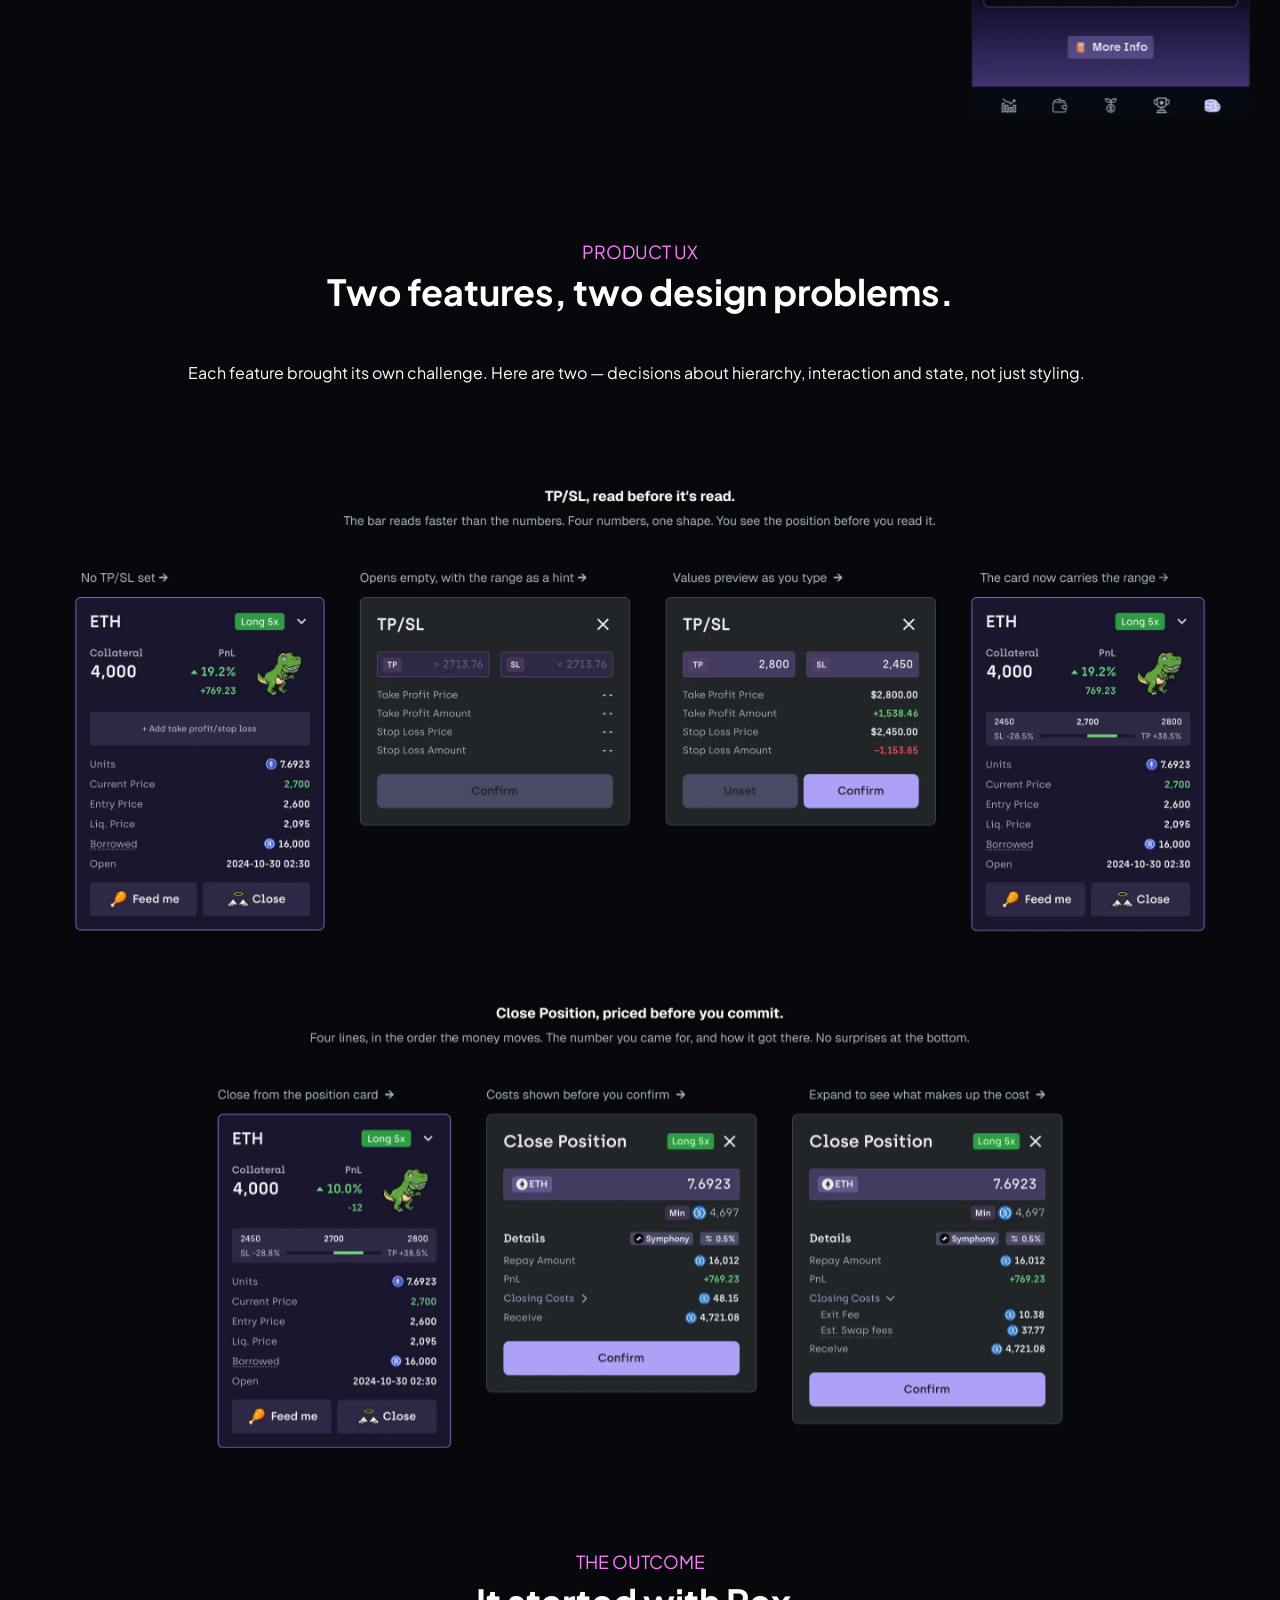
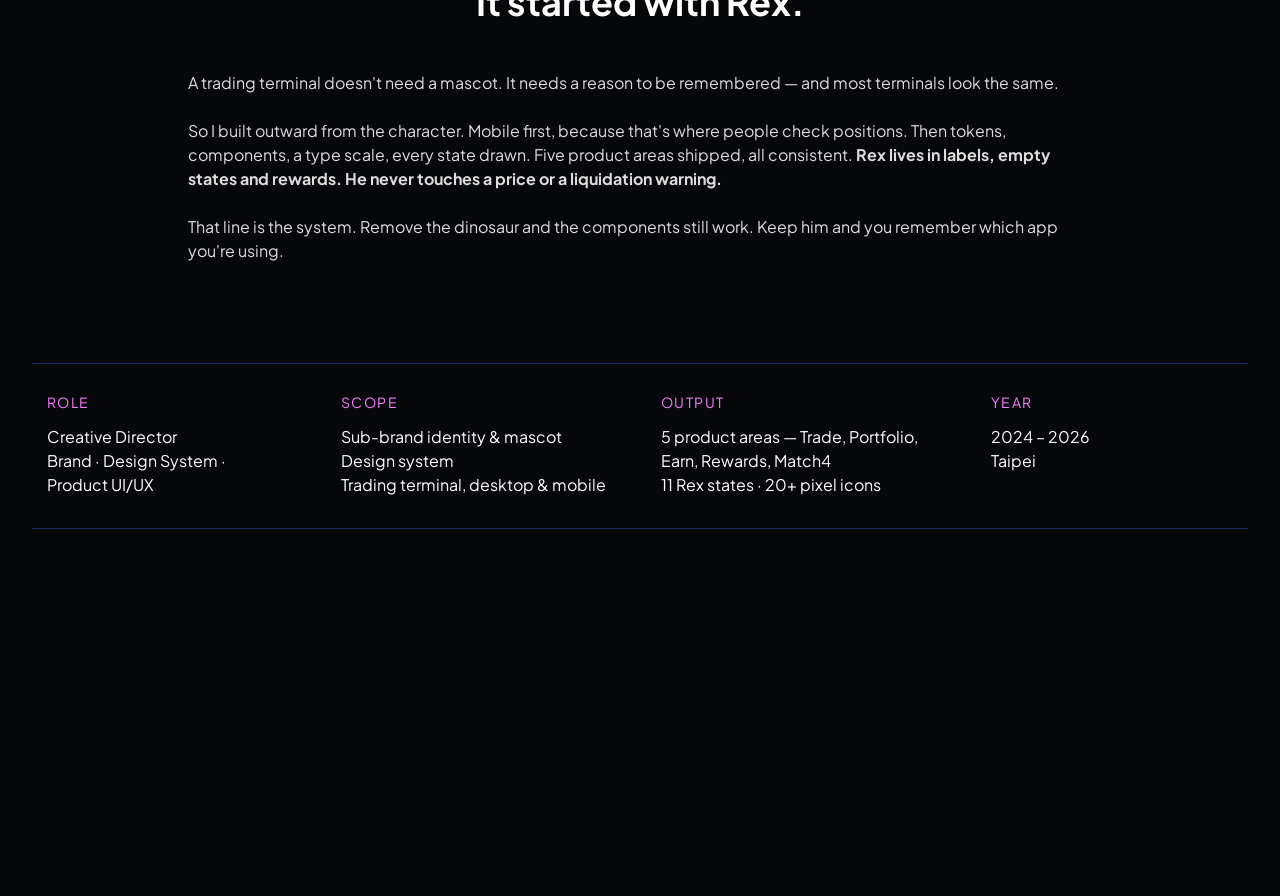
<file: tearex.html>
<!doctype html>
<html lang="en">
<head>
  <meta charset="utf-8">
  <meta name="viewport" content="width=device-width, initial-scale=1">
  <title>Tea-REX — Oren</title>
  <meta name="description" content="Tea-REX: design system, mascot and mobile-first design for a margin trading terminal on Sei.">
  <meta property="og:type" content="website">
  <meta property="og:site_name" content="Oren — Portfolio">
  <meta property="og:title" content="Tea-REX — Oren">
  <meta property="og:description" content="Tea-REX: design system, mascot and mobile-first design for a margin trading terminal on Sei.">
  <meta property="og:url" content="https://orensheep.github.io/teahouse/tearex.html">
  <meta property="og:image" content="https://orensheep.github.io/teahouse/assets/og/tearex.jpg">
  <meta property="og:image:width" content="1200">
  <meta property="og:image:height" content="627">
  <meta property="og:image:alt" content="Tea-REX — Oren — cover">
  <meta name="twitter:card" content="summary_large_image">
  <script>document.documentElement.classList.add("js")</script>
  <link rel="preload" href="fonts/plus-jakarta-sans-latin.woff2" as="font" type="font/woff2" crossorigin>
  <link rel="stylesheet" href="css/style.css">
</head>
<body class="theme-tearex">
  <div class="progress" aria-hidden="true"></div>
  <header class="nav">
    <div class="nav__inner">
      <a class="nav__brand" href="index.html">oren<span>.</span></a>
      <nav aria-label="Projects">
        <ul class="nav__links">
          <li><a href="hightable.html">HighTable</a></li>
          <li><a href="teahouse.html">Teahouse</a></li>
          <li><a href="tearex.html" aria-current="page">Tea-REX</a></li>
        </ul>
      </nav>
    </div>
  </header>

  <main class="page">
    <!-- Intro -->
    <section class="section">
      <header class="sh sh--intro" data-stagger>
        <p class="sh__cat">DESIGN SYSTEM / MASCOT / MOBILE FIRST DESIGN</p>
        <h1 class="sh__title">Tea-REX</h1>
        <p class="sh__sub">A trading terminal with a personality.</p>
      </header>
      <div class="prose" data-reveal style="--i:3">
        <p>Tea-REX is Teahouse Finance's margin trading terminal on Sei. I was the sole designer — sub-brand, design system, and every screen on desktop and mobile. A T-Rex design language runs through the whole product, so it's the trading app you remember.</p>
      </div>
    </section>

    <div class="block" style="--mw:325px; --w:415px" data-reveal="zoom">
      <video class="once-video" muted playsinline preload="metadata" poster="assets/tearex/rawr-logo-poster.webp" width="830" height="434" style="aspect-ratio: 830 / 434" aria-label="RAWR Energy — the Tea-REX logo assembling, with Rex popping out of a teacup">
        <source src="assets/tearex/rawr-logo.mp4" type="video/mp4">
        <source src="assets/tearex/rawr-logo.webm" type="video/webm">
      </video>
    </div>

    <div class="block" style="--w:1100px" data-reveal="wipe">
      <picture><source media="(max-width: 767px)" srcset="assets/tearex/panel-layout-mobile.webp" width="416" height="233"><img src="assets/tearex/panel-layout.webp" alt="The 3+1 panel layout: nav, market, price chart and trade panel" width="1100" height="625" loading="lazy"></picture>
    </div>

    <div class="block stack" style="--w:1100px; gap:57px">
      <picture><source media="(max-width: 767px)" srcset="assets/tearex/terminal-desktop-mobile.webp" width="416" height="282"><img src="assets/tearex/terminal-desktop.webp" alt="Tea-REX desktop trading terminal" width="1100" height="763" loading="lazy" data-reveal="scale"></picture>
      <picture><source media="(max-width: 767px)" srcset="assets/tearex/terminal-mobile-mobile.webp" width="407" height="506"><img src="assets/tearex/terminal-mobile.webp" alt="Tea-REX mobile market list, trade screen and settings" width="1098" height="1364" loading="lazy" data-reveal="scale"></picture>
    </div>

    <!-- Mascot -->
    <section class="section">
      <header class="sh" data-stagger>
        <p class="sh__cat">MASCOT</p>
        <h2 class="sh__title">One animal, carried all the way down.</h2>
        <p class="sh__sub">RAAAAAAAAWR</p>
      </header>
      <div class="prose" data-reveal>
        <p>A mascot that only lives on the marketing site is just a sticker. Rex had to show up where brands usually get cut for being unserious — the leverage slider, error states, the wallet button, the tokenomics page.</p>
        <p><strong>Personality in the language. Never in the numbers.</strong></p>
      </div>
    </section>

    <div class="block sprite-overlay" style="--w:1106px" data-reveal="wipe">
      <picture><source media="(max-width: 767px)" srcset="assets/tearex/position-card-mobile.webp" width="405" height="326"><img src="assets/tearex/position-card.webp" alt="My Positions on mobile and the position card: Rex's face tracks position health" width="1106" height="753" loading="lazy"></picture>
        <img class="sprite-overlay__gif" src="assets/tearex/rex-dead-1.gif" alt="" width="80" height="85" loading="lazy" style="--x:57.665%; --y:24.653%; --s:7.175%; --mx:31.72%; --my:36.64%; --ms:11.47%">
        <img class="sprite-overlay__gif" src="assets/tearex/rex-green-1.gif" alt="" width="80" height="85" loading="lazy" style="--x:92.393%; --y:25.21%; --s:6.269%; --mx:87.656%; --my:37.499%; --ms:10.008%">
    </div>

    <div class="stack" style="gap:27px; width:100%">
      <div class="subhead" data-stagger>
        <h3 class="subhead__title">Rex is the gauge.</h3>
        <p>Three moods — thriving, uneasy, in trouble. You know how your position is doing before you read a number.</p>
      </div>
      <div class="rex-row" data-stagger="fade">
        <img src="assets/tearex/rex-rich-3.gif" alt="Rich: on a pile of coins" width="80" height="85" loading="lazy">
        <img src="assets/tearex/rex-rich-2.gif" alt="Rich: a few coins" width="80" height="85" loading="lazy">
        <img src="assets/tearex/rex-rich-1.gif" alt="Rich" width="80" height="85" loading="lazy">
        <img src="assets/tearex/rex-green-1.gif" alt="Thriving: skateboarding in sunglasses" width="80" height="85" loading="lazy">
        <img src="assets/tearex/rex-green-2.gif" alt="Floating in a ring" width="80" height="85" loading="lazy">
        <img src="assets/tearex/rex-green-3.gif" alt="Steady" width="80" height="85" loading="lazy">
        <img src="assets/tearex/rex-green-4.gif" alt="Bandaged" width="80" height="85" loading="lazy">
        <img src="assets/tearex/rex-dead-1.gif" alt="Half skeleton" width="80" height="85" loading="lazy">
        <img src="assets/tearex/rex-dead-2.gif" alt="Skeleton" width="80" height="85" loading="lazy">
        <img src="assets/tearex/rex-dead-3.gif" alt="Skeleton, spirit leaving" width="80" height="85" loading="lazy">
        <img src="assets/tearex/rex-dead-4.png" alt="RIP" width="80" height="85" loading="lazy">
      </div>
    </div>

    <div class="jungle">
      <div class="subhead" data-stagger style="width:auto">
        <h3 class="subhead__title">Actions speak jungle.</h3>
        <p style="font-family:Inter,sans-serif">“Feed me” adds collateral. “Close” exits. The verbs come from the jungle, not the exchange. Every icon is pixel art — bones, potions, meat, gems — so you'd recognize the terminal from a thumbnail.</p>
      </div>
      <picture><source media="(max-width: 767px)" srcset="assets/tearex/pixel-icons-mobile.webp" width="359" height="238"><source media="(max-width: 1199px)" srcset="assets/tearex/pixel-icons-tablet.webp" width="625" height="105"><img src="assets/tearex/pixel-icons.webp" alt="Pixel-art icon set: bones, potions, meat, gems" width="444" height="104" loading="lazy" data-reveal="zoom"></picture>
    </div>

    <div class="block stack only-mobile" style="gap:24px" data-reveal="scale">
      <img src="assets/tearex/rewards-emission-mobile.webp" alt="$TReX token emission card" width="393" height="297" loading="lazy">
      <img src="assets/tearex/rewards-welcome-mobile.webp" alt="Welcome to the Age of $TReX card" width="401" height="207" loading="lazy">
    </div>

    <div class="block hide-mobile" style="--w:1172px" data-reveal="scale">
      <picture><source media="(max-width: 1199px)" srcset="assets/tearex/rewards-cards-tablet.webp" width="730" height="256"><img src="assets/tearex/rewards-cards.webp" alt="Rewards cards: $TReX token emission, welcome card and My Stake" width="1172" height="256" loading="lazy"></picture>
    </div>

    <!-- Design system -->
    <section class="section">
      <header class="sh" data-stagger>
        <p class="sh__cat">DESIGN SYSTEM</p>
        <h2 class="sh__title">Tokens first. Components second.</h2>
      </header>
      <div class="prose" data-reveal>
        <p>Primitive tokens hold raw color. Semantic tokens hold intent. Components only use semantic tokens — so changing the brand color is one edit, not two hundred.</p>
      </div>
    </section>

    <div class="stack">
      <div class="token-label" data-stagger>
        <p><strong>Primitive Scales</strong>&nbsp;&nbsp; Five hues · 50 → 950</p>
        <p class="muted">Raw values. No component uses them directly.</p>
      </div>
      <div class="block" style="--w:718px" data-reveal="wipe">
        <picture><source media="(max-width: 767px)" srcset="assets/tearex/primitive-scales-mobile.webp" width="416" height="194"><img src="assets/tearex/primitive-scales.webp" alt="Primitive color scales, five hues from 50 to 950" width="718" height="337" loading="lazy"></picture>
      </div>
    </div>

    <div class="stack">
      <div class="token-label" data-stagger>
        <p><strong>Semantic Tokens</strong>&nbsp;&nbsp; Surface · Border</p>
        <p class="muted">Every raw value gets a job. surface/action says “action,” not “purple” — so the theme can change without touching a component.</p>
      </div>
      <div class="block" style="--w:824px" data-reveal="wipe">
        <picture><source media="(max-width: 767px)" srcset="assets/tearex/semantic-tokens-mobile.webp" width="399" height="412"><img src="assets/tearex/semantic-tokens.webp" alt="Semantic surface and border tokens" width="824" height="360" loading="lazy"></picture>
      </div>
    </div>

    <div class="stack" style="width:100%">
      <div class="token-label" data-stagger>
        <p><strong>Component Library</strong>&nbsp;&nbsp; Buttons · Tags · every state</p>
        <p class="muted">Default, hover, loading, disabled — drawn, not described. Six tag variants, one shell.</p>
      </div>
      <div class="block block--bleed" style="--mw:303px; --w:1440px; --tw:531px" data-reveal="fade">
        <picture><source media="(max-width: 767px)" srcset="assets/tearex/components-mobile.webp" width="303" height="305"><source media="(max-width: 1199px)" srcset="assets/tearex/components-tablet.webp" width="531" height="533"><img src="assets/tearex/components.webp" alt="Button and tag components in every state" width="1440" height="335" loading="lazy"></picture>
      </div>
    </div>

    <div class="block" style="--w:1062px" data-reveal="scale">
      <picture><source media="(max-width: 767px)" srcset="assets/tearex/typography-mobile.webp" width="422" height="1030"><img src="assets/tearex/typography.webp" alt="Typography scale and primitive-to-semantic text tokens" width="1062" height="435" loading="lazy"></picture>
    </div>

    <div class="stack" style="width:100%">
      <div class="token-label" data-stagger>
        <p><strong>Rewards</strong>&nbsp;&nbsp; Desktop · Mobile</p>
        <p class="muted">The system in use: a full page built from the tokens and components above.</p>
      </div>
      <div class="block block--bleed" style="--w:1440px" data-reveal="wipe">
        <picture><source media="(max-width: 767px)" srcset="assets/tearex/rewards-screens-mobile.webp" width="398" height="2281"><img src="assets/tearex/rewards-screens.webp" alt="Rewards page on desktop and mobile" width="1440" height="1761" loading="lazy"></picture>
      </div>
    </div>

    <!-- Product UX -->
    <section class="section">
      <header class="sh" data-stagger>
        <p class="sh__cat">PRODUCT UX</p>
        <h2 class="sh__title">Two features, two design problems.</h2>
      </header>
      <div class="prose" data-reveal>
        <p>Each feature brought its own challenge. Here are two — decisions about hierarchy, interaction and state, not just styling.</p>
      </div>
    </section>

    <div class="block block--bleed only-desktop" style="--w:1440px" data-reveal="fade">
      <img src="assets/tearex/features.webp" alt="TP/SL and Close Position flows" width="1440" height="1083" loading="lazy">
    </div>

    <div class="stack only-tablet" style="width:100%">
      <div class="token-label" data-stagger>
        <p><strong>TP/SL, read at a glance.</strong></p>
        <p class="muted">Four numbers, one bar. You see where the position stands before you read a figure.</p>
      </div>
      <div class="block" style="--mw:280px; --w:749px" data-reveal="fade">
        <picture><source media="(max-width: 767px)" srcset="assets/tearex/tpsl-mobile.webp" width="280" height="408"><img src="assets/tearex/tpsl-tablet.webp" alt="TP/SL flow: from no TP/SL set to the card carrying the range" width="749" height="252" loading="lazy"></picture>
      </div>
    </div>

    <div class="stack only-tablet" style="width:100%">
      <div class="token-label" data-stagger>
        <p><strong>Close Position, priced before you commit.</strong></p>
        <p class="muted">Four lines, in the order the money moves: what you get, and how it got there. No surprises at the bottom.</p>
      </div>
      <div class="block" style="--mw:262px; --w:608px" data-reveal="fade">
        <picture><source media="(max-width: 767px)" srcset="assets/tearex/close-mobile.webp" width="262" height="408"><img src="assets/tearex/close-tablet.webp" alt="Close Position flow with costs shown before confirming" width="608" height="269" loading="lazy"></picture>
      </div>
    </div>

    <!-- Closing -->
    <section class="section">
      <header class="sh" data-stagger>
        <p class="sh__cat">THE OUTCOME</p>
        <h2 class="sh__title">It started with Rex.</h2>
      </header>
      <div class="prose prose--soft" data-reveal>
        <p>A trading terminal doesn't need a mascot. It needs a reason to be remembered — and most terminals look the same.</p>
        <p class="sp">So I built outward from the character. Mobile first, because that's where people check positions. Then tokens, components, a type scale, every state drawn. Five product areas shipped, all consistent. <strong>Rex lives in labels, empty states and rewards. He never touches a price or a liquidation warning.</strong></p>
        <p class="sp">That line is the system. Remove the dinosaur and the components still work. Keep him and you remember which app you're using.</p>
      </div>
    </section>

    <footer class="details">
      <div class="details__rule" data-reveal="rule"></div>
      <div class="details__row" data-stagger>
        <div><p class="details__label">ROLE</p><p class="details__value">Creative Director<br>Brand · Design System · Product UI/UX</p></div>
        <div><p class="details__label">SCOPE</p><p class="details__value">Sub-brand identity &amp; mascot<br>Design system<br>Trading terminal, desktop &amp; mobile</p></div>
        <div><p class="details__label">OUTPUT</p><p class="details__value">5 product areas — Trade, Portfolio, Earn, Rewards, Match4<br>11 Rex states · 20+ pixel icons</p></div>
        <div><p class="details__label">YEAR</p><p class="details__value">2024 – 2026<br>Taipei</p></div>
      </div>
      <div class="details__rule" data-reveal="rule"></div>
    </footer>
  </main>

  <script src="js/main.js" defer></script>
  <script src="js/ask-data.js" defer></script>
  <script src="js/ask.js" defer></script>
</body>
</html>
</file>
<file: css/style.css>
/* ==========================================================================
   Oren — portfolio (desktop)
   Layout values come from the Figma desktop frames (1440px artboards).
   Inconsistencies between the three case studies (column widths, section
   gaps, header paddings, footer alignment) are normalised into the tokens
   below so every page shares one rhythm.
   ========================================================================== */

/* Type: Plus Jakarta Sans everywhere (design system "jarkata"), self-hosted
   variable font, 200–800. */
@font-face {
  font-family: "Plus Jakarta Sans";
  src: url("../fonts/plus-jakarta-sans-latin.woff2") format("woff2");
  font-weight: 200 800;
  font-style: normal;
  font-display: swap;
}

:root {
  --bg: #06080b;
  --accent: #fe22d2;
  --text: #fff;
  --text-muted: #d2d2d2;
  --text-soft: #ddd;
  --rule: #222a68;

  --page-top: 262px;      /* title block starts 262px from the top on every page */
  --page-bottom: 160px;
  --section-gap: 100px;   /* vertical rhythm between every block */
  --header-gap: 42px;     /* section header -> body copy */
  --col: 904px;           /* body copy column (1440 - 2 × 268) */
  --header-w: 734px;      /* section header container */
  --wide: 1325px;         /* nav + details footer */
  --gutter: 32px;

  --ease-out: cubic-bezier(0.16, 1, 0.3, 1);
  --nav-h: 72px;
}

body.theme-hightable { --bg: #130a23; --accent: #bdfb3d; }
body.theme-teahouse { --bg: #06080b; --accent: #a8fff8; }
body.theme-tearex { --bg: #06080b; --accent: #fc7dfe; }

*,
*::before,
*::after { box-sizing: border-box; }

html { scroll-behavior: smooth; }

body {
  margin: 0;
  background: var(--bg);
  color: var(--text);
  font-family: "Plus Jakarta Sans", system-ui, sans-serif;
  font-size: 16px;
  line-height: 24px;
  -webkit-font-smoothing: antialiased;
  -moz-osx-font-smoothing: grayscale;
  text-rendering: optimizeLegibility;
}

img { display: block; max-width: 100%; height: auto; }
picture { display: block; }
a { color: inherit; }
strong { font-weight: 700; }
::selection { background: var(--accent); color: #000; }

/* ---------- Navigation ---------- */

.nav {
  position: fixed;
  inset: 0 0 auto 0;
  z-index: 50;
  border-bottom: 1px solid transparent;
  transition: background-color 0.4s ease, border-color 0.4s ease, backdrop-filter 0.4s ease, transform 0.5s var(--ease-out);
}

.nav.is-scrolled {
  background: color-mix(in srgb, var(--bg) 78%, transparent);
  border-bottom-color: rgba(255, 255, 255, 0.08);
  -webkit-backdrop-filter: blur(18px) saturate(140%);
  backdrop-filter: blur(18px) saturate(140%);
}

.nav.is-hidden { transform: translateY(-100%); }

.nav__inner {
  width: min(var(--wide), calc(100% - 2 * var(--gutter)));
  height: var(--nav-h);
  margin: 0 auto;
  padding: 0 30px;
  display: flex;
  align-items: center;
  justify-content: space-between;
}

.nav__brand {
  font-size: 24px;
  font-weight: 700;
  line-height: 1;
  letter-spacing: -0.01em;
  text-decoration: none;
}

.nav__brand span { color: var(--accent); }

.nav__links {
  display: flex;
  gap: 40px;
  margin: 0;
  padding: 0;
  list-style: none;
}

.nav__links a {
  position: relative;
  display: inline-block;
  padding: 8px 0;
  font-size: 16px;
  line-height: 1;
  color: rgba(255, 255, 255, 0.6);
  text-decoration: none;
  transition: color 0.25s ease;
}

.nav__links a::after {
  content: "";
  position: absolute;
  left: 0;
  right: 0;
  bottom: 0;
  height: 2px;
  background: var(--accent);
  transform: scaleX(0);
  transform-origin: right;
  transition: transform 0.45s var(--ease-out);
}

.nav__links a:hover,
.nav__links a:focus-visible { color: #fff; }

.nav__links a:hover::after,
.nav__links a[aria-current="page"]::after {
  transform: scaleX(1);
  transform-origin: left;
}

.nav__links a[aria-current="page"] { color: #fff; }

.progress {
  position: fixed;
  inset: 0 0 auto 0;
  z-index: 60;
  height: 2px;
  background: var(--accent);
  transform: scaleX(0);
  transform-origin: left;
  pointer-events: none;
}

/* ---------- Page scaffold ---------- */

.page {
  display: flex;
  flex-direction: column;
  align-items: center;
  gap: var(--section-gap);
  padding: var(--page-top) 0 var(--page-bottom);
  overflow-x: clip;
}

.page--cover { padding-top: 0; }

.section {
  width: min(var(--col), calc(100% - 2 * var(--gutter)));
  display: flex;
  flex-direction: column;
  align-items: center;
  gap: var(--header-gap);
}

.block { width: min(var(--w, 100%), calc(100% - 2 * var(--gutter))); margin: 0 auto; }
.block--bleed { width: min(var(--w, 1440px), 100%); }
/* A wordmark that heads the next section: 30px down to its category line. */
.block--lead { margin-bottom: calc(20px - var(--section-gap)); }
.block img { width: 100%; }

/* ---------- Section header ---------- */

.sh {
  width: min(var(--header-w), 100%);
  display: flex;
  flex-direction: column;
  align-items: center;
  text-align: center;
}

/* Design-system text styles: color-tag 18/400, heading 36/700,
   subtitle 24/400, body 16/400 — all at 1.5 line height, no tracking. */
.sh__cat {
  margin: 0;
  padding: 0 10px;
  font-size: 18px;
  font-weight: 400;
  line-height: 1.5;
  letter-spacing: 0;
  color: var(--accent);
}

.sh__title {
  margin: 0;
  padding: 0 10px;
  font-size: 36px;
  font-weight: 700;
  line-height: 1.5;
  white-space: nowrap;
}

.sh__sub {
  margin: 0;
  padding: 0;
  font-size: 24px;
  font-weight: 400;
  line-height: 1.5;
  color: var(--text-muted);
}

.sh--intro .sh__sub { padding: 0; }

/* ---------- Body copy ---------- */

.prose { width: 100%; font-size: 16px; font-weight: 400; line-height: 1.5; }
.prose p { margin: 0; }
.prose p.sp { margin-top: 24px; }
.prose--soft { color: var(--text-soft); }
.prose .light { font-weight: 300; }

.caption {
  margin: 0;
  font-size: 24px;
  line-height: 24px;
  color: var(--text-muted);
  text-align: center;
}

.caption a {
  text-decoration: underline;
  text-underline-offset: 4px;
  text-decoration-thickness: 1px;
  transition: color 0.2s ease;
}

.caption a:hover { color: var(--accent); }

/* ---------- Details footer ---------- */

.details {
  width: min(var(--wide), calc(100% - 2 * var(--gutter)));
  display: flex;
  flex-direction: column;
  align-items: center;
  gap: 31px;
}

.details__rule {
  width: 100%;
  height: 1px;
  background: var(--rule);
}

.details__row {
  width: min(1186px, 100%);
  display: grid;
  grid-template-columns: 242px 268px 278px 242px;
  justify-content: space-between;
  align-items: start;
}

.details__label {
  margin: 0 0 16px;
  font-size: 14px;
  line-height: 1;
  letter-spacing: 1.4px;
  color: var(--accent);
}

.details__value {
  margin: 0;
  font-size: 16px;
  line-height: 24px;
}

/* ==========================================================================
   Scroll-triggered animation
   Elements are only hidden when JS is running (html.js), so the page is fully
   readable without it.
   ========================================================================== */

.js [data-reveal] {
  opacity: 0;
  transform: translate3d(0, 48px, 0);
  transition:
    opacity 1s var(--ease-out),
    transform 1.1s var(--ease-out),
    clip-path 1.2s var(--ease-out);
  transition-delay: calc(var(--i, 0) * 90ms);
  will-change: opacity, transform;
}

.js [data-reveal="fade"] { transform: none; }
.js [data-reveal="left"] { transform: translate3d(-96px, 0, 0); }
.js [data-reveal="right"] { transform: translate3d(96px, 0, 0); }
.js [data-reveal="scale"] { transform: translate3d(0, 40px, 0) scale(0.94); }
.js [data-reveal="zoom"] { transform: scale(0.82); }
.js [data-reveal="wipe"] {
  transform: translate3d(0, 32px, 0);
  clip-path: inset(10% 6% 10% 6% round 16px);
}
.js [data-reveal="rule"] {
  opacity: 1;
  transform: scaleX(0);
  transform-origin: left;
  transition: transform 1.4s var(--ease-out);
}

.js [data-reveal].is-in {
  opacity: 1;
  transform: none;
  clip-path: inset(0 0 0 0 round 0);
}

[data-parallax] { will-change: transform; }

@media (prefers-reduced-motion: reduce) {
  html { scroll-behavior: auto; }
  .js [data-reveal] {
    opacity: 1;
    transform: none;
    clip-path: none;
    transition: none;
  }
  [data-parallax] { transform: none !important; }
}

/* ==========================================================================
   HighTable
   ========================================================================== */

.cover {
  position: relative;
  width: 100%;
  height: 1024px;
  display: flex;
  justify-content: center;
  padding-top: var(--page-top);
  overflow: hidden;
  isolation: isolate;
}

.cover__bg {
  position: absolute;
  inset: -80px 0;
  z-index: -2;
}

.cover__bg img,
.cover__video {
  display: block;
  width: 100%;
  height: 100%;
  object-fit: cover;
}

/* Black scrim over the video, a little deeper behind the copy so the text
   stays readable however bright the current frame is. */
.cover::before {
  content: "";
  position: absolute;
  inset: 0;
  z-index: -1;
  background:
    radial-gradient(ellipse 62% 58% at 50% 46%, rgba(0, 0, 0, 0.35), transparent 72%),
    rgba(0, 0, 0, 0.6);
}

.cover .sh,
.cover .prose { text-shadow: 0 1px 14px rgba(0, 0, 0, 0.55); }

/* fade the cover into the page colour so the hard edge disappears */
.cover::after {
  content: "";
  position: absolute;
  inset: auto 0 0 0;
  height: 160px;
  z-index: -1;
  background: linear-gradient(to bottom, transparent, var(--bg));
}

.cover .sh__sub { color: var(--text-muted); }

.characters {
  width: min(1331px, calc(100% - 2 * var(--gutter)));
  display: grid;
  grid-template-columns: 590fr 741fr;
  align-items: end;
}

.thumbs {
  width: min(1244px, calc(100% - 2 * var(--gutter)));
  display: grid;
  grid-template-columns: repeat(5, 1fr);
  gap: 44px 43px;
}

.thumb {
  position: relative;
  aspect-ratio: 1;
  border-radius: 5px;
  overflow: hidden;
  background: #e1e1e1;
  transition: transform 0.5s var(--ease-out), box-shadow 0.5s var(--ease-out);
}

.thumb img {
  position: absolute;
  inset: 0;
  width: 100%;
  height: 100%;
  object-fit: cover;
}

/* incoming piece fades and settles in over the outgoing one */
.thumb img.is-entering { opacity: 0; transform: scale(1.06); }
.thumb img.is-entering.is-shown {
  opacity: 1;
  transform: none;
  transition: opacity 0.9s ease, transform 1.2s var(--ease-out);
}

.thumb:hover {
  transform: translateY(-6px) scale(1.03);
  box-shadow: 0 18px 40px rgba(0, 0, 0, 0.45), 0 0 0 1px var(--accent);
}

.palette {
  width: min(762px, calc(100% - 2 * var(--gutter)));
  height: 776px;
  display: grid;
  grid-template-columns: 2fr 1fr;
  grid-template-rows: repeat(3, 1fr);
  gap: 12px;
}

.swatch {
  display: flex;
  align-items: center;
  justify-content: center;
  font-size: 24px;
  font-weight: 700;
  line-height: 1;
  color: #fff;
}

.swatch--outline { border: 1px solid #c2c2c2; }

.once-video {
  display: block;
  width: 100%;
  height: auto;
  aspect-ratio: 16 / 9;
  object-fit: cover;
  background: var(--bg); /* the video's backdrop is graded to the page colour */
}

.capture {
  width: min(721px, calc(100% - 2 * var(--gutter)));
  display: flex;
  flex-direction: column;
  align-items: center;
  gap: 22px;
}

/* Browser frame around the mint site: screenshot by default, the real site
   (scaled to fit) once the visitor asks for it. */
.browser {
  width: 100%;
  overflow: hidden;
  border: 1px solid rgba(255, 255, 255, 0.22);
  border-radius: 10px;
  background: #0d0718;
  box-shadow: 0 30px 80px rgba(0, 0, 0, 0.45);
}

.browser__bar {
  display: flex;
  align-items: center;
  gap: 12px;
  height: 36px;
  padding: 0 12px;
  background: #1d1430;
  border-bottom: 1px solid rgba(255, 255, 255, 0.08);
}

.browser__dots { display: flex; gap: 6px; }
.browser__dots i { width: 10px; height: 10px; border-radius: 50%; background: #ff5f57; }
.browser__dots i:nth-child(2) { background: #febc2e; }
.browser__dots i:nth-child(3) { background: #28c840; }

.browser__url {
  flex: 1;
  min-width: 0;
  overflow: hidden;
  padding: 4px 10px;
  border-radius: 6px;
  background: rgba(255, 255, 255, 0.06);
  color: #bdb5cc;
  font-size: 12px;
  line-height: 16px;
  text-align: center;
  text-overflow: ellipsis;
  white-space: nowrap;
  text-decoration: none;
  transition: color 0.2s ease;
}

.browser__url:hover { color: #fff; }

.browser__view {
  position: relative;
  aspect-ratio: var(--ratio, 721 / 1118); /* set --ratio on .browser to match its screenshot */
  overflow: hidden;
}

.browser__view img,
.browser__view video {
  position: absolute;
  inset: 0;
  width: 100%;
  height: 100%;
  object-fit: cover;
  object-position: top;
}

.browser__view iframe,
[data-live-view] iframe {
  position: absolute;
  top: 0;
  left: 0;
  border: 0;
  background: #fff;
  transform-origin: 0 0;
}

.browser.is-live .browser__view img,
.browser.is-live .browser__view video,
.is-live [data-live-view] video { display: none; }

.live-toggle {
  padding: 14px 26px;
  border: 0;
  border-radius: 999px;
  background: var(--accent);
  color: #000;
  font: inherit;
  font-size: 15px;
  font-weight: 700;
  line-height: 1;
  cursor: pointer;
  transition: transform 0.3s var(--ease-out), background-color 0.25s ease, color 0.25s ease, box-shadow 0.3s ease;
}

.live-toggle:hover { transform: translateY(-2px); box-shadow: 0 10px 28px rgba(0, 0, 0, 0.45); }
.live-toggle:focus-visible { outline: 2px solid #fff; outline-offset: 3px; }

/* once the site is live the button turns into a quieter "back" control */
.live-toggle[aria-pressed="true"] {
  background: transparent;
  color: var(--accent);
  box-shadow: inset 0 0 0 1px var(--accent);
}

/* Know your customers ------------------------------------------------------ */

.expansion {
  width: min(1160px, calc(100% - 2 * var(--gutter)));
  display: flex;
  flex-direction: column;
  gap: 24px;
}

.expansion__cards {
  display: grid;
  grid-template-columns: 1fr 1fr;
  gap: 24px;
  align-items: stretch;
}

.ht-card {
  display: flex;
  flex-direction: column;
  align-items: flex-start;
  gap: 24px;
  padding: 53px 43px 18px 21px;
  background: #181e49;
  border: 1px solid #34419c;
  border-radius: 10px;
}

.ht-card__cat {
  margin: 0;
  font-size: 14px;
  line-height: 1;
  letter-spacing: 1.4px;
  color: var(--accent);
}

.ht-card__title {
  margin: 0;
  font-size: 24px;
  font-weight: 700;
  line-height: 1;
}

.ht-card__body {
  margin: 0;
  max-width: 504px;
  font-size: 16px;
  line-height: 24px;
  font-weight: 300;
}

.ht-card__body strong { display: block; }

.ht-button {
  display: flex;
  align-items: center;
  width: 100%;
  max-width: 489px;
  height: 48px;
  padding: 0 17px;
  background: #626ee1;
  color: #fff;
  font-size: 14px;
  line-height: 1;
  text-decoration: none;
  transition: background-color 0.25s ease, transform 0.25s ease;
}

.ht-button:hover { background: #7480f0; transform: translateX(4px); }

.ht-list {
  width: 100%;
  max-width: 499px;
  margin-top: auto;
  display: flex;
  flex-direction: column;
  gap: 11px;
  padding: 10px 16px;
  background: #14193d;
  border: 1px solid #222a68;
  border-radius: 5px;
}

.ht-list__label {
  margin: 0;
  padding: 0 10px;
  font-size: 14px;
  line-height: 1;
  letter-spacing: 1.4px;
  color: #47b1d1;
}

.ht-list__rule { height: 1px; background: var(--rule); }

.ht-list ul {
  margin: 0;
  padding: 0;
  list-style: none;
  display: flex;
  flex-direction: column;
  gap: 11px;
}

.ht-list li {
  display: flex;
  justify-content: space-between;
  padding: 0 10px;
  font-size: 14px;
  font-weight: 300;
  line-height: 24px;
}

.tier--high { color: #ff5a5a; }
.tier--mid { color: #e6d844; }
.tier--low { color: #49ff8c; }
.tier--all { color: #aea1f7; }

.table-real {
  position: relative;
  height: 640px;
}

.table-real__panel {
  position: absolute;
  inset: 0 0 auto 0;
  height: 444px;
  display: flex;
  justify-content: space-between;
  align-items: stretch;
  padding: 10px 0;
  background: #181e49;
  border: 1px solid #34419c;
  border-radius: 10px;
}

.table-real__text {
  flex: 0 0 467px;
  display: flex;
  flex-direction: column;
  gap: 20px;
  padding: 40px 20px 0 46px;
}

.table-real__title {
  margin: 0;
  padding: 10px 0;
  font-size: 24px;
  font-weight: 700;
  line-height: 1;
}

.event {
  font-size: 14px;
  line-height: 24px;
}

.event__head {
  display: flex;
  align-items: center;
  gap: 10px;
  font-weight: 700;
}

.event__num { color: #c4fc34; }

.event__tag {
  padding: 4px;
  font-size: 12px;
  font-weight: 400;
  line-height: 1;
  letter-spacing: 1.2px;
  color: #7f8ef7;
  background: rgba(69, 79, 182, 0.4);
  border: 1px solid #454fb6;
  border-radius: 4px;
}

.event__desc {
  margin: 0;
  font-weight: 300;
  color: rgba(221, 221, 221, 0.87);
}

.table-real__photo {
  flex: 0 0 664px;
  margin: -10px 0;
  border-radius: 0 10px 10px 0;
  overflow: hidden;
}

.table-real__photo img { width: 100%; height: 100%; object-fit: cover; }

.table-real__boards {
  position: absolute;
  left: 707px;
  top: 198px;
  width: 450px;
}

.table-real__wallet {
  position: absolute;
  left: 520px;
  top: 349px;
  width: 238px;
}

/* ==========================================================================
   Teahouse
   ========================================================================== */

.persona {
  width: min(1256px, calc(100% - 2 * var(--gutter)));
  margin-top: calc(var(--persona-top, 60px) - var(--section-gap)); /* sits close under the segmentation copy */
  display: grid;
  grid-template-columns: repeat(2, minmax(0, 1fr));
  gap: 17px;
  align-items: start;
}

.panel {
  background: #161819;
  border: 1px solid #27292a;
  border-radius: 5px;
}

.persona__card {
  display: flex;
  flex-direction: column;
  gap: 15px;
  padding: 20px 10px;
}

.persona__name {
  margin: 0;
  font-size: 18px;
  font-weight: 700;
  line-height: 1;
  letter-spacing: 0;
  color: var(--accent);
}

.persona__cat {
  margin: -15px 0 0; /* name and "USER PROFILE" read as one label */
  font-size: 12px;
  line-height: 1.5;
  letter-spacing: 1.8px;
  color: #696969;
}

.persona__quote {
  margin: 0;
  font-size: 20px;
  font-weight: 700;
  line-height: 1;
}

/* Hero: the landing-page recording sits exactly over the screenshot baked
   into the hero artwork (positions are the screenshot's box in that image). */
.hero-shot { position: relative; }
.hero-shot__screen {
  position: absolute;
  left: 17.43%;
  top: 32.94%;
  width: 66.39%;
  height: 65.43%;
  overflow: hidden;
  border: 1px solid #717171;
  border-radius: min(20px, 1.39vw);
  background: #06080b;
}

.hero-shot__screen video {
  width: 100%;
  height: 100%;
  object-fit: cover;
  object-position: top center;
}

/* Screen recording frame, toned to the Teahouse greys. */
.capture--wide { width: min(1150px, calc(100% - 2 * var(--gutter))); }
.theme-teahouse .browser { background: #0b0d10; border-color: #27292a; }
.theme-teahouse .browser__bar { background: #161819; border-bottom-color: #27292a; }
.theme-teahouse .browser__url { color: #a3a3a3; }

.persona__rule { height: 1px; background: var(--accent); opacity: 0.5; }

.persona__rows { margin: 0; display: flex; flex-direction: column; gap: 15px; }

.persona__row {
  display: flex;
  justify-content: space-between;
  gap: 24px;
}

.persona__row dt {
  flex: none;
  padding: 0 10px;
  font-size: 14px;
  font-weight: 700;
  line-height: 24px;
}

.persona__row dd {
  margin: 0;
  padding: 0 10px;
  font-size: 14px;
  font-weight: 300;
  line-height: 24px;
  text-align: right;
}

.stack {
  display: flex;
  flex-direction: column;
  align-items: center;
}

.awards {
  width: min(1131px, calc(100% - 2 * var(--gutter)));
  display: grid;
  grid-template-columns: 1fr 1fr;
  gap: 51px;
}

.awards img { width: 100%; border-radius: 12px; }

/* ==========================================================================
   Tea-REX
   ========================================================================== */

.subhead {
  width: min(810px, calc(100% - 2 * var(--gutter)));
  display: flex;
  flex-direction: column;
  gap: 23px;
}

.subhead__title {
  margin: 0;
  font-size: 24px;
  font-weight: 700;
  line-height: 24px;
}

.subhead p { margin: 0; }

.jungle {
  width: min(1103px, calc(100% - 2 * var(--gutter)));
  display: grid;
  grid-template-columns: 635px 444px;
  justify-content: space-between;
  align-items: center;
}

.token-label {
  margin: 0 0 30px;
  text-align: center;
}

.token-label p { margin: 0; }
.token-label .muted { font-size: 14px; color: #adb5bd; }

/* ==========================================================================
   Tablet (≤ 1199px) — from the Figma 810px frames.
   The three tablet frames disagree on column width (702 vs 730), section gap
   (96 vs 84) and type scale; they are normalised to the Teahouse / Tea-REX
   values, which two of the three pages share.
   ========================================================================== */

.only-tablet,
.only-mobile { display: none !important; }

/* Rex gauge: one sprite per state (animated GIFs and still PNGs share an
   80x85 frame), from rich to RIP, bottoms on a common baseline. */
.rex-row {
  width: min(1103px, calc(100% - 2 * var(--gutter)));
  display: flex;
  flex-wrap: wrap;
  justify-content: space-between;
  align-items: flex-end;
}
.rex-row img { width: 84px; height: auto; aspect-ratio: 80 / 85; object-fit: contain; image-rendering: pixelated; }

/* Animated sprites laid over the stills baked into a screenshot
   (x / y / size as % of the image, desktop and mobile). */
.sprite-overlay { position: relative; }
.sprite-overlay .sprite-overlay__gif {
  position: absolute;
  left: var(--x);
  top: var(--y);
  width: var(--s);
  height: auto;
  image-rendering: pixelated;
  pointer-events: none;
}

/* Personality test pop-up (HighTable) */
.quiz-modal {
  width: min(1200px, 94vw);
  height: min(780px, 90vh);
  max-width: none;
  max-height: none;
  padding: 0;
  border: 1px solid rgba(255, 255, 255, 0.16);
  border-radius: 14px;
  background: #1a1a1a;
  overflow: hidden;
  box-shadow: 0 40px 120px rgba(0, 0, 0, 0.6);
}
.quiz-modal::backdrop { background: rgba(8, 4, 16, 0.78); backdrop-filter: blur(4px); }
.quiz-modal[open] { animation: quizIn 0.35s var(--ease-out); }
@keyframes quizIn { from { opacity: 0; transform: translateY(16px) scale(0.98); } }
.quiz-modal__frame { display: block; width: 100%; height: 100%; border: 0; }
.quiz-modal__close {
  position: absolute;
  top: 12px;
  right: 12px;
  z-index: 2;
  width: 40px;
  height: 40px;
  border: 0;
  border-radius: 50%;
  background: rgba(255, 255, 255, 0.1);
  color: #fff;
  font-size: 26px;
  line-height: 1;
  cursor: pointer;
  transition: background 0.2s ease, color 0.2s ease;
}
.quiz-modal__close:hover { background: var(--accent); color: #000; }
.quiz-modal__close:focus-visible { outline: 2px solid var(--accent); outline-offset: 2px; }
@media (prefers-reduced-motion: reduce) { .quiz-modal[open] { animation: none; } }

@media (max-width: 1199px) {
  :root {
    --page-top: 185px;
    --page-bottom: 72px;
    --section-gap: 84px;
    --col: 730px;
    --header-w: 730px;
    --gutter: 40px;
    --nav-h: 64px;
  }

  .only-desktop { display: none !important; }
  .only-tablet { display: revert !important; }
  div.only-tablet { display: block !important; }
  .stack.only-tablet { display: flex !important; }

  /* nav */
  .nav__inner { width: 100%; padding: 0 var(--gutter); }
  .nav__brand { font-size: 22px; }
  .nav__links { gap: 32px; }
  .nav__links a { font-size: 15px; }

  /* headers wrap instead of overflowing the narrower column */
  .sh__title { white-space: normal; text-wrap: balance; }
  .sh__sub { text-wrap: balance; }

  .block { width: min(var(--tw, var(--w, 100%)), calc(100% - 2 * var(--gutter))); }
  .block--bleed { width: min(var(--tw, var(--w, 1440px)), 100%); }

  /* details footer: full-width bar with a single top rule */
  .details { width: 100%; padding: 0 20px; gap: 20px; }
  .details__rule:last-child { display: none; }
  .details__row {
    width: 100%;
    display: flex;
    justify-content: space-between;
    gap: 16px;
  }
  .details__row > div { min-width: 150px; }
  .details__value { font-size: 13px; }

  /* ---------- HighTable ---------- */
  .cover { height: 760px; }

  .characters { display: block; width: min(var(--col), calc(100% - 2 * var(--gutter))); }
  .characters img { width: 100%; }

  .thumbs { width: min(var(--col), calc(100% - 2 * var(--gutter))); gap: 18px; }

  .block--opensea { width: min(var(--col), calc(100% - 2 * var(--gutter))); }

  .palette { width: min(600px, calc(100% - 2 * var(--gutter))); height: 611px; gap: 10px; }
  .swatch { font-size: 19px; }
  .swatch img { width: 79%; height: auto; }
  .swatch:nth-child(6) img { width: 70%; }

  .capture { width: min(600px, calc(100% - 2 * var(--gutter))); gap: 18px; }
  .caption { font-size: 20px; line-height: 20px; }

  .expansion { width: min(var(--col), calc(100% - 2 * var(--gutter))); gap: 20px; }
  .expansion__cards { gap: 20px; }
  .ht-card { gap: 16px; padding: 24px; }
  .ht-card__cat { font-size: 12px; letter-spacing: 1.2px; }
  .ht-card__title { font-size: 22px; }
  .ht-card__body { font-size: 15px; line-height: 1.55; }
  .ht-list { padding: 10px 6px; }
  .ht-list li { padding: 0 4px; gap: 8px; }

  .ht-quiz {
    padding: 16px;
    background: #14193d;
    border: 1px solid #222a68;
    border-radius: 5px;
  }
  .ht-quiz .ht-button { max-width: none; }

  .table-real { height: 440px; }
  .table-real__panel {
    position: relative;
    height: auto;
    gap: 24px;
    padding: 28px;
    justify-content: flex-start;
  }
  .table-real__text { flex: 0 0 326px; gap: 8px; padding: 0; }
  .table-real__photo { flex: 1 1 auto; height: 220px; margin: 0; border-radius: 10px; }
  .table-real__wallet { left: 52.7%; top: 199px; width: 26.4%; }
  .table-real__boards { left: 67%; top: 199px; width: 33.8%; }

  /* ---------- Teahouse ---------- */
  .persona { --persona-top: 32px; grid-template-columns: 1fr; gap: 44px; }
  .capture--wide { width: calc(100% - 2 * var(--gutter)); }

  .stack[style*="gap:100px"] { gap: 56px !important; }

  .awards { width: min(var(--col), calc(100% - 2 * var(--gutter))); gap: 32px; }

  /* ---------- Tea-REX ---------- */
  .rex-row { width: min(625px, calc(100% - 2 * var(--gutter))); justify-content: center; column-gap: 20px; }
  .subhead { width: min(var(--col), calc(100% - 2 * var(--gutter))); }
  .jungle {
    width: min(var(--col), calc(100% - 2 * var(--gutter)));
    grid-template-columns: 1fr;
    gap: 30px;
    justify-items: center;
  }
  .jungle .subhead { width: 100% !important; }
  .jungle img { width: 625px; max-width: 100%; }
}

/* ==========================================================================
   Mobile (≤ 767px) — from the Figma 390px frames.
   The mobile frames use three different type scales (titles at 26, 36 and
   40px); they are normalised to one scale and a single 20px page gutter.
   ========================================================================== */

/* carousel (Teahouse deposit flow on mobile) */
.carousel {
  width: min(350px, calc(100% - 2 * var(--gutter)));
  flex-direction: column;
  align-items: center;
  gap: 30px;
}

.carousel__track {
  display: flex;
  width: 100%;
  overflow-x: auto;
  scroll-snap-type: x mandatory;
  overscroll-behavior-x: contain;
  scrollbar-width: none;
  border-radius: 12px;
}

.carousel__track::-webkit-scrollbar { display: none; }
.carousel__track:focus-visible { outline: 2px solid var(--accent); outline-offset: 4px; }

.carousel__slide {
  flex: 0 0 100%;
  margin: 0;
  display: flex;
  flex-direction: column;
  align-items: center;
  gap: 15px;
  scroll-snap-align: center;
  scroll-snap-stop: always;
}

.carousel__slide figcaption,
.carousel__slide img { width: 280px; max-width: 100%; }

.carousel__title {
  margin: 0;
  font-size: 19px;
  font-weight: 700;
  line-height: 29px;
  color: var(--accent);
}

.carousel__desc {
  margin: 0;
  min-height: 75px; /* three lines, so every panel starts at the same height */
  font-size: 17px;
  font-weight: 300;
  line-height: 25px;
  color: #949494;
}

.carousel__dots { display: flex; align-items: center; height: 14px; }

.carousel__dot {
  width: 14px;
  height: 14px;
  padding: 4px;
  border: 0;
  border-radius: 50%;
  background: var(--accent);
  background-clip: content-box;
  opacity: 0.35;
  cursor: pointer;
  transition: padding 0.3s var(--ease-out), opacity 0.3s ease;
}

.carousel__dot[aria-current="true"] { padding: 3px; opacity: 1; }

@media (max-width: 767px) {
  :root {
    --page-top: 112px;
    --page-bottom: 0px;
    --section-gap: 80px;
    --header-gap: 36px;
    --col: 100%;
    --header-w: 100%;
    --gutter: 20px;
    --nav-h: 56px;
  }

  .hide-mobile { display: none !important; }
  .only-mobile { display: block !important; }
  .stack.only-mobile,
  .carousel.only-mobile { display: flex !important; }

  /* nav */
  .nav__brand { font-size: 20px; }
  .nav__links { gap: 16px; }
  .nav__links a { font-size: 14px; }

  /* type */
  .sh { gap: 12px; }
  .sh__cat { padding: 0; text-wrap: balance; }
  .sh__title { padding: 0; font-size: 32px; }
  .sh__sub { padding: 0; font-size: 20px; }
  .prose p.sp { margin-top: 1.5em; }

  .block { width: min(var(--mw, 100%), calc(100% - 2 * var(--gutter))); }
  .block--bleed { width: min(var(--mw, 100%), 100%); }

  /* details footer stacks */
  .details { padding: 40px var(--gutter); gap: 0; }
  .details__rule:first-child { position: absolute; left: 0; right: 0; margin-top: -40px; }
  .details { position: relative; }
  .details__row { flex-direction: column; gap: 16px; }
  .details__row > div { min-width: 0; }
  .details__value { font-size: 14px; }

  /* ---------- HighTable ---------- */
  .cover { height: auto; min-height: 700px; padding: var(--page-top) 0 64px; }
  .characters { width: calc(100% - 2 * var(--gutter)); }
  .thumbs { width: calc(100% - 2 * var(--gutter)); grid-template-columns: repeat(2, 1fr); gap: 14px; }
  .block--opensea { width: calc(100% - 2 * var(--gutter)); }

  .palette { width: min(346px, calc(100% - 2 * var(--gutter))); height: 352px; gap: 6px; }
  .swatch { font-size: 11px; }
  .swatch img { width: 72%; }
  .swatch:nth-child(6) img { width: 82%; }

  .capture { width: min(310px, calc(100% - 2 * var(--gutter))); gap: 12px; }
  .caption { font-size: 14px; line-height: 20px; }

  .expansion { width: calc(100% - 2 * var(--gutter)); }
  .expansion__cards { grid-template-columns: 1fr; }
  .ht-card { padding: 24px 18px; }
  .ht-list li { font-size: 13px; }

  .table-real { height: auto; display: flex; flex-direction: column; gap: 20px; }
  .table-real__panel { flex-direction: column; padding: 18px; gap: 24px; }
  .table-real__text { flex: none; width: 100%; }
  .event__head { flex-wrap: wrap; gap: 6px 10px; }
  .table-real__photo { flex: none; width: 100%; height: 210px; }
  .merch { width: 100%; max-width: 365px; margin: 0 auto; }

  /* ---------- Teahouse ---------- */
  .persona { width: calc(100% - 2 * var(--gutter)); gap: 30px; }
  .hero-shot__screen { left: 0; top: 32.06%; width: 100%; height: 67.29%; border-width: 0.5px; border-radius: 2.1vw; }
  .block--lead { margin-bottom: 0; }
  .persona__quote { line-height: 1.2; }
  .persona__row { gap: 12px; }
  .persona__row dt,
  .persona__row dd { padding: 0; }
  .persona__row dd br { display: none; }

  .awards { width: min(348px, calc(100% - 2 * var(--gutter))); grid-template-columns: 1fr; gap: 30px; }

  .quiz-modal { width: 100vw; height: 100dvh; border: 0; border-radius: 0; }
  /* ---------- Tea-REX ---------- */
  .sprite-overlay .sprite-overlay__gif { left: var(--mx); top: var(--my); width: var(--ms); }
  .rex-row { width: min(287px, calc(100% - 2 * var(--gutter))); column-gap: 7px; }
  .rex-row img { width: 91px; }
  .subhead { width: calc(100% - 2 * var(--gutter)); }
  .jungle { width: calc(100% - 2 * var(--gutter)); }
  .jungle img { width: 359px; }
  .token-label { padding: 0 var(--gutter); text-wrap: balance; }
}

/* ---------- Ask Oren (floating Q&A, js/ask.js) ---------- */

.ask {
  position: fixed;
  right: 24px;
  bottom: 24px;
  z-index: 60;
  display: flex;
  flex-direction: column;
  align-items: flex-end;
  gap: 12px;
}

.ask__toggle {
  display: inline-flex;
  align-items: center;
  gap: 10px;
  padding: 12px 20px;
  border: 1px solid rgba(255, 255, 255, 0.16);
  border-radius: 999px;
  background: color-mix(in srgb, var(--bg) 82%, transparent);
  -webkit-backdrop-filter: blur(14px);
  backdrop-filter: blur(14px);
  color: var(--text);
  font-family: inherit;
  font-size: 15px;
  font-weight: 600;
  line-height: 1;
  cursor: pointer;
  box-shadow: 0 8px 28px rgba(0, 0, 0, 0.4);
  transition: border-color 0.2s ease, transform 0.3s var(--ease-out);
}
.ask__toggle:hover { border-color: var(--accent); transform: translateY(-2px); }
.ask__toggle:focus-visible,
.ask__chip:focus-visible,
.ask__lang:focus-visible,
.ask__close:focus-visible,
.ask__contact:focus-visible { outline: 2px solid var(--accent); outline-offset: 2px; }

.ask__dot {
  width: 8px;
  height: 8px;
  border-radius: 50%;
  background: var(--accent);
  box-shadow: 0 0 0 0 var(--accent);
  animation: askPulse 2.4s ease-out infinite;
}
.ask.is-open .ask__dot { animation: none; }
@keyframes askPulse {
  0% { box-shadow: 0 0 0 0 color-mix(in srgb, var(--accent) 60%, transparent); }
  70%, 100% { box-shadow: 0 0 0 10px transparent; }
}

.ask__panel {
  display: flex;
  flex-direction: column;
  width: 380px;
  max-height: min(600px, calc(100dvh - 120px));
  border: 1px solid rgba(255, 255, 255, 0.12);
  border-radius: 20px;
  background: color-mix(in srgb, var(--bg) 94%, #fff 6%);
  box-shadow: 0 24px 64px rgba(0, 0, 0, 0.55);
  overflow: hidden;
  animation: askIn 0.35s var(--ease-out);
}
.ask__panel[hidden] { display: none; }
@keyframes askIn { from { opacity: 0; transform: translateY(12px) scale(0.98); } }

.ask__head {
  display: flex;
  align-items: flex-start;
  gap: 8px;
  padding: 18px 16px 14px 20px;
  border-bottom: 1px solid rgba(255, 255, 255, 0.08);
}
.ask__head > div { flex: 1; }
.ask__title { margin: 0; font-size: 16px; font-weight: 700; line-height: 22px; }
.ask__subtitle { margin: 2px 0 0; color: var(--text-muted); font-size: 12px; line-height: 16px; }

.ask__lang,
.ask__close {
  flex: none;
  height: 32px;
  border: 0;
  border-radius: 999px;
  background: rgba(255, 255, 255, 0.08);
  color: var(--text);
  font-family: inherit;
  cursor: pointer;
  transition: background 0.2s ease, color 0.2s ease;
}
.ask__lang { padding: 0 12px; font-size: 13px; font-weight: 600; }
.ask__close { width: 32px; font-size: 22px; line-height: 1; }
.ask__lang:hover,
.ask__close:hover { background: var(--accent); color: #000; }

.ask__log {
  flex: 1;
  min-height: 120px;
  padding: 18px 20px 8px;
  overflow-y: auto;
  overscroll-behavior: contain;
}

.ask__msg {
  max-width: 88%;
  margin-bottom: 12px;
  padding: 12px 14px;
  border-radius: 16px;
  font-size: 14px;
  line-height: 21px;
  animation: askMsg 0.35s var(--ease-out);
}
.ask__msg p { margin: 0; }
.ask__msg p + p { margin-top: 10px; }
.ask__msg--oren { background: rgba(255, 255, 255, 0.07); color: var(--text-soft); border-bottom-left-radius: 4px; }
.ask__msg--you { margin-left: auto; background: var(--accent); color: #000; font-weight: 600; border-bottom-right-radius: 4px; }
@keyframes askMsg { from { opacity: 0; transform: translateY(6px); } }

.ask__typing { display: flex; gap: 5px; width: max-content; }
.ask__typing span {
  width: 6px;
  height: 6px;
  border-radius: 50%;
  background: var(--text-muted);
  animation: askDots 1s ease-in-out infinite;
}
.ask__typing span:nth-child(2) { animation-delay: 0.15s; }
.ask__typing span:nth-child(3) { animation-delay: 0.3s; }
@keyframes askDots { 50% { opacity: 0.25; transform: translateY(-3px); } }

.ask__chips {
  display: flex;
  flex-wrap: wrap;
  gap: 8px;
  padding: 8px 20px 16px;
}
.ask__chips:empty { display: none; }
.ask__chip {
  padding: 8px 14px;
  border: 1px solid color-mix(in srgb, var(--accent) 55%, transparent);
  border-radius: 999px;
  background: transparent;
  color: var(--text);
  font: inherit;
  font-size: 13px;
  line-height: 18px;
  text-align: left;
  cursor: pointer;
  transition: background 0.2s ease, color 0.2s ease;
}
.ask__chip:hover { background: var(--accent); color: #000; }
.ask__chip--more { border-color: rgba(255, 255, 255, 0.2); color: var(--text-muted); }

.ask__foot:empty { display: none; }
.ask__foot { padding: 12px 20px 16px; border-top: 1px solid rgba(255, 255, 255, 0.08); }
.ask__contact { color: var(--accent); font-size: 13px; font-weight: 600; text-decoration: none; }
.ask__contact:hover { text-decoration: underline; }

@media (max-width: 767px) {
  .ask { right: 16px; bottom: 16px; left: 16px; }
  .ask__panel { width: 100%; max-height: calc(100dvh - 96px); }
}

@media (prefers-reduced-motion: reduce) {
  .ask__dot,
  .ask__panel,
  .ask__msg,
  .ask__typing span { animation: none; }
}
</file>
